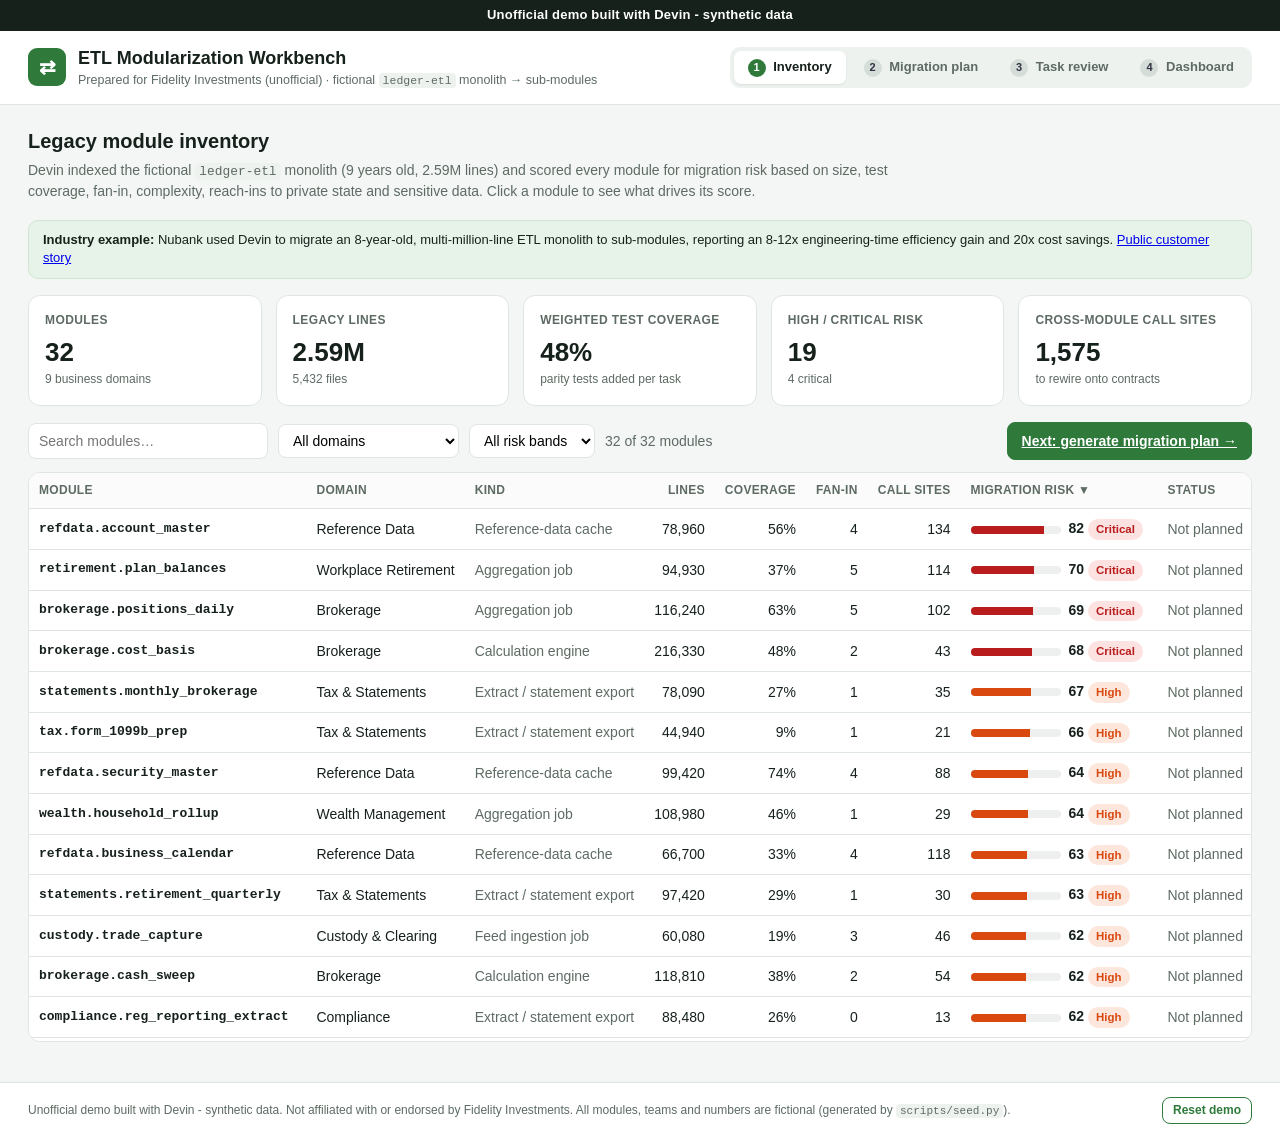
<file: standalone.html>
<!doctype html>
<html lang="en">
<head>
<meta charset="utf-8">
<meta name="viewport" content="width=device-width, initial-scale=1">
<title>ETL Modularization Workbench · Unofficial demo built with Devin - synthetic data</title>
<link rel="icon" href="data:image/svg+xml,%3Csvg xmlns=%22http://www.w3.org/2000/svg%22 viewBox=%220 0 32 32%22%3E%3Crect width=%2232%22 height=%2232%22 rx=%227%22 fill=%22%232f7a3b%22/%3E%3C/svg%3E">
<style>
:root{--bg:#f4f6f5;--panel:#fff;--ink:#16211b;--muted:#5d6b63;--line:#dfe5e1;--accent:#2f7a3b;--accent-2:#e7f3e8;--blue:#2563eb;--purple:#7c3aed;
--low:#2f7a3b;--med:#b7791f;--high:#d9480f;--crit:#b91c1c;--mono:ui-monospace,SFMono-Regular,Menlo,Consolas,monospace}
*{box-sizing:border-box}
body{margin:0;font:14px/1.45 -apple-system,BlinkMacSystemFont,"Segoe UI",Inter,Roboto,Helvetica,Arial,sans-serif;color:var(--ink);background:var(--bg)}
code{font-family:var(--mono);font-size:.92em;background:#eef2ef;padding:1px 4px;border-radius:4px}
.banner{position:sticky;top:0;z-index:50;background:#16211b;color:#fff;text-align:center;font-weight:600;font-size:13px;padding:6px 10px;letter-spacing:.2px}
.topbar{display:flex;align-items:center;justify-content:space-between;gap:16px;padding:14px 28px;background:var(--panel);border-bottom:1px solid var(--line);flex-wrap:wrap}
.brand{display:flex;gap:12px;align-items:center}
.logo{width:38px;height:38px;border-radius:9px;background:var(--accent);color:#fff;display:grid;place-items:center;font-size:20px;font-weight:700}
.title{font-size:18px;font-weight:700}
.subtitle{color:var(--muted);font-size:12.5px}
.tabs{display:flex;gap:4px;background:#eef2ef;padding:4px;border-radius:10px}
.tabs a{padding:7px 14px;border-radius:7px;color:var(--muted);text-decoration:none;font-weight:600;font-size:13px}
.tabs a span{display:inline-grid;place-items:center;width:18px;height:18px;border-radius:50%;background:#d5ddd8;color:#334;font-size:11px;margin-right:4px}
.tabs a.active{background:#fff;color:var(--ink);box-shadow:0 1px 2px rgba(0,0,0,.08)}
.tabs a.active span{background:var(--accent);color:#fff}
main{padding:22px 28px 40px;max-width:1440px;margin:0 auto}
.footer{display:flex;justify-content:space-between;align-items:center;gap:16px;padding:14px 28px;color:var(--muted);font-size:12px;border-top:1px solid var(--line);background:var(--panel)}
h2{margin:0 0 4px;font-size:20px}
h3{margin:0 0 10px;font-size:15px}
.lede{color:var(--muted);margin:0 0 18px;max-width:900px}
.grid{display:grid;gap:14px}
.kpis{grid-template-columns:repeat(auto-fit,minmax(170px,1fr));margin-bottom:16px}
.card{background:var(--panel);border:1px solid var(--line);border-radius:12px;padding:16px}
.kpi .label{color:var(--muted);font-size:12px;font-weight:600;text-transform:uppercase;letter-spacing:.4px}
.kpi .value{font-size:26px;font-weight:700;margin-top:4px}
.kpi .sub{color:var(--muted);font-size:12px}
.toolbar{display:flex;gap:10px;align-items:center;flex-wrap:wrap;margin-bottom:12px}
input[type=search],select{padding:7px 10px;border:1px solid var(--line);border-radius:8px;background:#fff;font:inherit}
input[type=search]{min-width:240px}
.btn{border:1px solid var(--accent);background:var(--accent);color:#fff;padding:8px 14px;border-radius:8px;font:inherit;font-weight:600;cursor:pointer}
.btn:hover{filter:brightness(1.08)}
.btn.ghost{background:#fff;color:var(--accent)}
.btn.small{padding:4px 10px;font-size:12px}
.btn:disabled{opacity:.45;cursor:not-allowed}
table{width:100%;border-collapse:collapse;background:#fff}
th,td{padding:9px 10px;border-bottom:1px solid var(--line);text-align:left;white-space:nowrap}
th{font-size:12px;color:var(--muted);text-transform:uppercase;letter-spacing:.3px;cursor:pointer;user-select:none;background:#fafbfa;position:sticky;top:0;z-index:1}
th.num,td.num{text-align:right}
tbody tr{cursor:pointer}
tbody tr:hover{background:#f3f8f4}
.mod{font-family:var(--mono);font-size:13px;font-weight:600}
.muted{color:var(--muted)}
.pill{display:inline-block;padding:2px 8px;border-radius:999px;font-size:11.5px;font-weight:700}
.b-Low{background:#e3f2e5;color:var(--low)}.b-Medium{background:#fdf1dc;color:var(--med)}.b-High{background:#fde7dc;color:var(--high)}.b-Critical{background:#fde2e2;color:var(--crit)}
.riskbar{display:inline-block;width:90px;height:8px;border-radius:4px;background:#edf0ee;vertical-align:middle;margin-right:8px;overflow:hidden}
.riskbar i{display:block;height:100%}
.tablewrap{border:1px solid var(--line);border-radius:12px;overflow:auto;max-height:calc(100vh - 330px);min-height:300px}
.drawer{position:fixed;top:30px;right:0;bottom:0;width:min(560px,96vw);background:#fff;border-left:1px solid var(--line);box-shadow:-10px 0 30px rgba(0,0,0,.08);z-index:40;overflow:auto;padding:22px}
.drawer .close{float:right}
.drivers .row{display:grid;grid-template-columns:140px 1fr 46px;gap:8px;align-items:center;margin:6px 0;font-size:13px}
.drivers .bar{height:8px;background:#edf0ee;border-radius:4px;overflow:hidden}.drivers .bar i{display:block;height:100%;background:var(--high)}
.chips{display:flex;gap:6px;flex-wrap:wrap}
.chip{font-family:var(--mono);font-size:12px;background:#eef2ef;border-radius:6px;padding:3px 7px;cursor:pointer}
.chip:hover{background:var(--accent-2)}
pre.code{font-family:var(--mono);font-size:12px;background:#0f1713;color:#d6e2da;padding:12px;border-radius:8px;overflow:auto;max-height:340px;margin:0}
.controls{display:flex;gap:18px;align-items:flex-end;flex-wrap:wrap}
.controls label{display:flex;flex-direction:column;gap:4px;font-size:12px;font-weight:600;color:var(--muted)}
.controls input[type=range]{width:170px}
.phases{display:grid;grid-auto-flow:column;grid-auto-columns:minmax(230px,1fr);gap:12px;overflow-x:auto;padding-bottom:6px}
.phase{background:#eef2ef;border-radius:12px;padding:10px}
.phase h4{margin:2px 4px 8px;font-size:13px;display:flex;justify-content:space-between}
.task{background:#fff;border:1px solid var(--line);border-radius:10px;padding:10px;margin-bottom:8px;cursor:pointer;transition:transform .08s}
.task:hover{transform:translateY(-1px);border-color:var(--accent)}
.task .tid{font-family:var(--mono);font-weight:700;font-size:12px;display:flex;justify-content:space-between;align-items:center}
.task ul{margin:6px 0 4px;padding-left:16px;font-family:var(--mono);font-size:11.5px}
.task .meta{font-size:11.5px;color:var(--muted)}
.status{font-size:11px;font-weight:700;padding:2px 7px;border-radius:6px;background:#eef2ef;color:var(--muted)}
.s-running{background:#e0eaff;color:var(--blue)}.s-testing{background:#efe5ff;color:var(--purple)}.s-review{background:#fdf1dc;color:var(--med)}.s-merged{background:#e3f2e5;color:var(--low)}.s-blocked{background:#f3f3f3;color:#888}
.empty{padding:50px;text-align:center;color:var(--muted)}
.split{display:grid;grid-template-columns:270px 1fr;gap:16px}
.tasklist{max-height:calc(100vh - 220px);overflow:auto}
.tasklist .item{padding:8px 10px;border-radius:8px;cursor:pointer;display:flex;justify-content:space-between;gap:6px;align-items:center;font-family:var(--mono);font-size:12px}
.tasklist .item:hover{background:#eef2ef}.tasklist .item.sel{background:var(--accent-2);outline:1px solid var(--accent)}
.diff{display:grid;grid-template-columns:1fr 1fr;border:1px solid var(--line);border-radius:10px;overflow:hidden;font-family:var(--mono);font-size:12px}
.diff .hdr{padding:8px 10px;background:#fafbfa;border-bottom:1px solid var(--line);font-weight:700;font-size:12px}
.diff .hdr.r{border-left:1px solid var(--line)}
.diff .pane{overflow:auto;max-height:520px}
.diff .rows{display:grid;grid-template-columns:minmax(0,1fr) minmax(0,1fr)}
.dl{display:grid;grid-template-columns:38px 1fr;min-height:18px}
.dl .n{color:#9aa6a0;text-align:right;padding-right:8px;user-select:none;border-right:1px solid var(--line)}
.dl .t{white-space:pre-wrap;word-break:break-all;padding-left:8px}
.dl.del{background:#fde8e8}.dl.del .t{color:#7f1d1d}
.dl.add{background:#e3f6e6}.dl.add .t{color:#14532d}
.dl.pad{background:#f6f7f6}
.dr{display:contents}
.rcell{border-left:1px solid var(--line)}
.tests .t{display:flex;justify-content:space-between;padding:6px 8px;border-bottom:1px solid var(--line);font-family:var(--mono);font-size:12px}
.tests .ok{color:var(--low);font-weight:700}.tests .pend{color:#999}
.subtabs{display:flex;gap:6px;margin:12px 0}
.subtabs button{border:1px solid var(--line);background:#fff;border-radius:7px;padding:5px 11px;font:inherit;font-size:12.5px;cursor:pointer}
.subtabs button.on{background:var(--ink);color:#fff;border-color:var(--ink)}
.log{font-size:12.5px}.log div{padding:4px 0;border-bottom:1px dashed var(--line)}.log b{font-family:var(--mono);font-weight:600;color:var(--muted);margin-right:8px}
.two{grid-template-columns:2fr 1fr}
.progress{height:10px;background:#edf0ee;border-radius:5px;overflow:hidden;display:flex}
.progress i{display:block;height:100%}
.board{grid-template-columns:repeat(5,1fr)}
.board .col{background:#eef2ef;border-radius:10px;padding:8px;min-height:120px;max-height:380px;overflow:auto}
.board .col h4{margin:2px 4px 8px;font-size:12px;text-transform:uppercase;color:var(--muted);display:flex;justify-content:space-between}
.board .task{padding:7px 8px}
.proof{background:var(--accent-2);border:1px solid #cfe5d2;border-radius:10px;padding:10px 14px;font-size:13px;margin-bottom:16px}
.legend{display:flex;gap:12px;font-size:12px;color:var(--muted)}.legend i{display:inline-block;width:10px;height:10px;border-radius:2px;margin-right:4px;vertical-align:-1px}
@media (max-width:900px){.split,.two,.board{grid-template-columns:1fr}.diff{grid-template-columns:1fr}}
</style>
</head>
<body>
<div class="banner" role="note">Unofficial demo built with Devin - synthetic data</div>
<header class="topbar">
  <div class="brand">
    <div class="logo">⇄</div>
    <div>
      <div class="title">ETL Modularization Workbench</div>
      <div class="subtitle">Prepared for Fidelity Investments (unofficial) · fictional <code>ledger-etl</code> monolith → sub-modules</div>
    </div>
  </div>
  <nav class="tabs" id="tabs">
    <a href="#/inventory" data-view="inventory"><span>1</span> Inventory</a>
    <a href="#/plan" data-view="plan"><span>2</span> Migration plan</a>
    <a href="#/task" data-view="task"><span>3</span> Task review</a>
    <a href="#/dashboard" data-view="dashboard"><span>4</span> Dashboard</a>
  </nav>
</header>
<main id="app"></main>
<div id="drawer" class="drawer" hidden></div>
<footer class="footer">
  <span>Unofficial demo built with Devin - synthetic data. Not affiliated with or endorsed by Fidelity Investments. All modules, teams and numbers are fictional (generated by <code>scripts/seed.py</code>).</span>
  <button class="btn ghost small" id="reset">Reset demo</button>
</footer>
<script>
// Generated by scripts/seed.py - do not edit.
window.SEED = {
 "meta": {
  "seed": 20261102,
  "generated_by": "scripts/seed.py",
  "label": "Unofficial demo built with Devin - synthetic data",
  "prepared_for": "Fidelity Investments (unofficial, not affiliated or endorsed)",
  "monolith": "ledger-etl",
  "monolith_age_years": 9,
  "total_loc": 2589190,
  "total_modules": 32,
  "golden_snapshots": [
   "2026-09-30",
   "2026-10-31"
  ],
  "proof_point": {
   "customer": "Nubank",
   "text": "Nubank used Devin to migrate an 8-year-old, multi-million-line ETL monolith to sub-modules, reporting an 8-12x engineering-time efficiency gain and 20x cost savings.",
   "source": "https://devin.ai/customers/nubank"
  }
 },
 "modules": [
  {
   "id": "refdata.security_master",
   "domain": "Reference Data",
   "archetype": "refdata",
   "kind": "Reference-data cache",
   "layer": 0,
   "owner": "Team Atlas",
   "language": "Python 3 (legacy, Python 2 era idioms)",
   "loc": 99420,
   "files": 230,
   "test_coverage": 74,
   "avg_complexity": 7.2,
   "fan_in": 4,
   "call_sites": 88,
   "private_reach_ins": 36,
   "touches_sensitive_data": false,
   "years_since_rewrite": 9,
   "upstream": [],
   "downstream": [
    "brokerage.order_fills_ingest",
    "custody.corporate_actions",
    "custody.trade_capture",
    "marketdata.eod_prices"
   ],
   "table": "ref_security",
   "submodule": "ledger-refdata-security-master",
   "code_before": "# ledger_etl/jobs/refdata/security_master.py  (legacy monolith)\nfrom ledger_etl.common.utils import *\nfrom ledger_etl.common import db\n\n_CACHE = {}          # read directly from 88 call sites\n\ndef refresh(as_of=None):\n    global _CACHE\n    rows = db.query(\"SELECT * FROM ref_security WHERE active_flag='Y'\")\n    _CACHE = dict((r[\"cusip\"], r) for r in rows)\n    log_info(\"loaded %d security rows\" % len(_CACHE))\n    return len(_CACHE)\n\ndef get(key):\n    if not _CACHE:\n        refresh()\n    return _CACHE.get(key)\n\ndef get_many(keys):\n    return [get(k) for k in keys]\n",
   "code_after": "# submodules/refdata_security_master/src/refdata_security_master/lookup.py\nfrom dataclasses import dataclass\nfrom datetime import date\nfrom typing import Iterable, Mapping, Optional\n\nfrom ledger_contracts.refdata import Security, SecurityLookup\nfrom ledger_platform.io import TableReader\nfrom ledger_platform.obs import get_logger\n\nlog = get_logger(__name__)\n\n@dataclass(frozen=True)\nclass SnapshotSecurityLookup(SecurityLookup):\n    \"\"\"Immutable, point-in-time view of ref_security.\"\"\"\n    rows: Mapping[str, Security]\n    as_of: date\n\n    @classmethod\n    def load(cls, reader: TableReader, as_of: date) -> \"SnapshotSecurityLookup\":\n        rows = {r.cusip: Security.from_row(r)\n                for r in reader.where(\"ref_security\", active_flag=\"Y\", as_of=as_of)}\n        log.info(\"loaded security snapshot\", count=len(rows), as_of=as_of)\n        return cls(rows=rows, as_of=as_of)\n\n    def get(self, key: str) -> Optional[Security]:\n        return self.rows.get(key)\n\n    def get_many(self, keys: Iterable[str]) -> list[Optional[Security]]:\n        return [self.rows.get(k) for k in keys]\n",
   "changes": [
    "Replaced module-level mutable `_CACHE` with an immutable point-in-time snapshot",
    "Published a typed `SecurityLookup` contract in `ledger_contracts.refdata`",
    "Rewired 88 monolith call sites to the contract via a compatibility shim",
    "Removed the hidden lazy refresh that made job order matter"
   ],
   "test_code": "# submodules/refdata_security_master/tests/test_parity.py\nimport pytest\nfrom ledger_testkit import golden, fakes\nfrom refdata_security_master import SnapshotSecurityLookup\n\n@pytest.mark.parametrize(\"snapshot\", golden.snapshots(\"refdata.security_master\"))\ndef test_parity_vs_legacy(snapshot):\n    \"\"\"New sub-module output must equal the legacy job's output row for row.\"\"\"\n    job = SnapshotSecurityLookup(**fakes.ports_from(snapshot))\n    new = job.load(snapshot.as_of)\n    assert golden.normalize(new) == golden.normalize(snapshot.legacy_output)\n\ndef test_no_cross_module_imports():\n    assert golden.imports_of(\"refdata_security_master\").isdisjoint(golden.MONOLITH_PRIVATE)\n",
   "tests": [
    {
     "name": "test_contract_matches_legacy_columns",
     "type": "contract",
     "ms": 568,
     "rows_compared": null
    },
    {
     "name": "test_snapshot_is_immutable",
     "type": "unit",
     "ms": 671,
     "rows_compared": null
    },
    {
     "name": "test_get_many_preserves_order_and_missing",
     "type": "unit",
     "ms": 518,
     "rows_compared": null
    },
    {
     "name": "test_parity_vs_legacy_cache[golden_2026-09-30]",
     "type": "parity",
     "ms": 8816,
     "rows_compared": 3579601
    },
    {
     "name": "test_no_imports_of_legacy_cache",
     "type": "boundary",
     "ms": 854,
     "rows_compared": null
    }
   ],
   "risk_score": 64,
   "risk_drivers": [
    {
     "factor": "Fan-in",
     "weight": 0.18,
     "value": 0.8,
     "contribution": 14.4,
     "detail": "4 downstream modules, 88 call sites"
    },
    {
     "factor": "Private reach-ins",
     "weight": 0.16,
     "value": 0.9,
     "contribution": 14.4,
     "detail": "36 imports of private state"
    },
    {
     "factor": "Size",
     "weight": 0.2,
     "value": 0.46,
     "contribution": 9.2,
     "detail": "99,420 lines"
    },
    {
     "factor": "Low test coverage",
     "weight": 0.22,
     "value": 0.26,
     "contribution": 5.7,
     "detail": "74% covered"
    },
    {
     "factor": "Complexity",
     "weight": 0.12,
     "value": 0.28,
     "contribution": 3.4,
     "detail": "avg cyclomatic 7.2"
    },
    {
     "factor": "Sensitive data",
     "weight": 0.12,
     "value": 0,
     "contribution": 0.0,
     "detail": "no sensitive fields"
    }
   ],
   "risk_band": "High",
   "devin_hours": 7.9,
   "manual_hours": 116,
   "review_hours": 2.1,
   "engineer_hours": 14.3
  },
  {
   "id": "refdata.account_master",
   "domain": "Reference Data",
   "archetype": "refdata",
   "kind": "Reference-data cache",
   "layer": 0,
   "owner": "Team Meridian",
   "language": "Python 3 (legacy, Python 2 era idioms)",
   "loc": 78960,
   "files": 150,
   "test_coverage": 56,
   "avg_complexity": 8.9,
   "fan_in": 4,
   "call_sites": 134,
   "private_reach_ins": 32,
   "touches_sensitive_data": true,
   "years_since_rewrite": 9,
   "upstream": [],
   "downstream": [
    "brokerage.cash_sweep",
    "brokerage.order_fills_ingest",
    "custody.trade_capture",
    "retirement.payroll_contrib_ingest"
   ],
   "table": "ref_account",
   "submodule": "ledger-refdata-account-master",
   "code_before": "# ledger_etl/jobs/refdata/account_master.py  (legacy monolith)\nfrom ledger_etl.common.utils import *\nfrom ledger_etl.common import db\n\n_CACHE = {}          # read directly from 134 call sites\n\ndef refresh(as_of=None):\n    global _CACHE\n    rows = db.query(\"SELECT * FROM ref_account WHERE active_flag='Y'\")\n    _CACHE = dict((r[\"account_id\"], r) for r in rows)\n    log_info(\"loaded %d account rows\" % len(_CACHE))\n    return len(_CACHE)\n\ndef get(key):\n    if not _CACHE:\n        refresh()\n    return _CACHE.get(key)\n\ndef get_many(keys):\n    return [get(k) for k in keys]\n",
   "code_after": "# submodules/refdata_account_master/src/refdata_account_master/lookup.py\nfrom dataclasses import dataclass\nfrom datetime import date\nfrom typing import Iterable, Mapping, Optional\n\nfrom ledger_contracts.refdata import Account, AccountLookup\nfrom ledger_platform.io import TableReader\nfrom ledger_platform.obs import get_logger\n\nlog = get_logger(__name__)\n\n@dataclass(frozen=True)\nclass SnapshotAccountLookup(AccountLookup):\n    \"\"\"Immutable, point-in-time view of ref_account.\"\"\"\n    rows: Mapping[str, Account]\n    as_of: date\n\n    @classmethod\n    def load(cls, reader: TableReader, as_of: date) -> \"SnapshotAccountLookup\":\n        rows = {r.account_id: Account.from_row(r)\n                for r in reader.where(\"ref_account\", active_flag=\"Y\", as_of=as_of)}\n        log.info(\"loaded account snapshot\", count=len(rows), as_of=as_of)\n        return cls(rows=rows, as_of=as_of)\n\n    def get(self, key: str) -> Optional[Account]:\n        return self.rows.get(key)\n\n    def get_many(self, keys: Iterable[str]) -> list[Optional[Account]]:\n        return [self.rows.get(k) for k in keys]\n",
   "changes": [
    "Replaced module-level mutable `_CACHE` with an immutable point-in-time snapshot",
    "Published a typed `AccountLookup` contract in `ledger_contracts.refdata`",
    "Rewired 134 monolith call sites to the contract via a compatibility shim",
    "Removed the hidden lazy refresh that made job order matter"
   ],
   "test_code": "# submodules/refdata_account_master/tests/test_parity.py\nimport pytest\nfrom ledger_testkit import golden, fakes\nfrom refdata_account_master import SnapshotAccountLookup\n\n@pytest.mark.parametrize(\"snapshot\", golden.snapshots(\"refdata.account_master\"))\ndef test_parity_vs_legacy(snapshot):\n    \"\"\"New sub-module output must equal the legacy job's output row for row.\"\"\"\n    job = SnapshotAccountLookup(**fakes.ports_from(snapshot))\n    new = job.load(snapshot.as_of)\n    assert golden.normalize(new) == golden.normalize(snapshot.legacy_output)\n\ndef test_no_cross_module_imports():\n    assert golden.imports_of(\"refdata_account_master\").isdisjoint(golden.MONOLITH_PRIVATE)\n",
   "tests": [
    {
     "name": "test_contract_matches_legacy_columns",
     "type": "contract",
     "ms": 646,
     "rows_compared": null
    },
    {
     "name": "test_snapshot_is_immutable",
     "type": "unit",
     "ms": 371,
     "rows_compared": null
    },
    {
     "name": "test_get_many_preserves_order_and_missing",
     "type": "unit",
     "ms": 861,
     "rows_compared": null
    },
    {
     "name": "test_parity_vs_legacy_cache[golden_2026-09-30]",
     "type": "parity",
     "ms": 9029,
     "rows_compared": 3891897
    },
    {
     "name": "test_no_imports_of_legacy_cache",
     "type": "boundary",
     "ms": 599,
     "rows_compared": null
    }
   ],
   "risk_score": 82,
   "risk_drivers": [
    {
     "factor": "Fan-in",
     "weight": 0.18,
     "value": 0.8,
     "contribution": 14.4,
     "detail": "4 downstream modules, 134 call sites"
    },
    {
     "factor": "Private reach-ins",
     "weight": 0.16,
     "value": 0.8,
     "contribution": 12.8,
     "detail": "32 imports of private state"
    },
    {
     "factor": "Sensitive data",
     "weight": 0.12,
     "value": 1,
     "contribution": 12.0,
     "detail": "handles synthetic tax-ID fields"
    },
    {
     "factor": "Low test coverage",
     "weight": 0.22,
     "value": 0.44,
     "contribution": 9.7,
     "detail": "56% covered"
    },
    {
     "factor": "Size",
     "weight": 0.2,
     "value": 0.365,
     "contribution": 7.3,
     "detail": "78,960 lines"
    },
    {
     "factor": "Complexity",
     "weight": 0.12,
     "value": 0.393,
     "contribution": 4.7,
     "detail": "avg cyclomatic 8.9"
    }
   ],
   "risk_band": "Critical",
   "devin_hours": 7.5,
   "manual_hours": 118,
   "review_hours": 2.5,
   "engineer_hours": 12.9
  },
  {
   "id": "refdata.business_calendar",
   "domain": "Reference Data",
   "archetype": "refdata",
   "kind": "Reference-data cache",
   "layer": 0,
   "owner": "Team Bramble",
   "language": "Python 3 (legacy, Python 2 era idioms)",
   "loc": 66700,
   "files": 173,
   "test_coverage": 33,
   "avg_complexity": 4.5,
   "fan_in": 4,
   "call_sites": 118,
   "private_reach_ins": 26,
   "touches_sensitive_data": false,
   "years_since_rewrite": 6,
   "upstream": [],
   "downstream": [
    "custody.settlement_recon",
    "marketdata.eod_prices",
    "marketdata.fx_rates",
    "retirement.payroll_contrib_ingest"
   ],
   "table": "ref_calendar",
   "submodule": "ledger-refdata-business-calendar",
   "code_before": "# ledger_etl/jobs/refdata/business_calendar.py  (legacy monolith)\nfrom ledger_etl.common.utils import *\nfrom ledger_etl.common import db\n\n_CACHE = {}          # read directly from 118 call sites\n\ndef refresh(as_of=None):\n    global _CACHE\n    rows = db.query(\"SELECT * FROM ref_calendar WHERE active_flag='Y'\")\n    _CACHE = dict((r[\"cal_date\"], r) for r in rows)\n    log_info(\"loaded %d calendar_day rows\" % len(_CACHE))\n    return len(_CACHE)\n\ndef get(key):\n    if not _CACHE:\n        refresh()\n    return _CACHE.get(key)\n\ndef get_many(keys):\n    return [get(k) for k in keys]\n",
   "code_after": "# submodules/refdata_business_calendar/src/refdata_business_calendar/lookup.py\nfrom dataclasses import dataclass\nfrom datetime import date\nfrom typing import Iterable, Mapping, Optional\n\nfrom ledger_contracts.refdata import CalendarDay, CalendarDayLookup\nfrom ledger_platform.io import TableReader\nfrom ledger_platform.obs import get_logger\n\nlog = get_logger(__name__)\n\n@dataclass(frozen=True)\nclass SnapshotCalendarDayLookup(CalendarDayLookup):\n    \"\"\"Immutable, point-in-time view of ref_calendar.\"\"\"\n    rows: Mapping[str, CalendarDay]\n    as_of: date\n\n    @classmethod\n    def load(cls, reader: TableReader, as_of: date) -> \"SnapshotCalendarDayLookup\":\n        rows = {r.cal_date: CalendarDay.from_row(r)\n                for r in reader.where(\"ref_calendar\", active_flag=\"Y\", as_of=as_of)}\n        log.info(\"loaded calendar_day snapshot\", count=len(rows), as_of=as_of)\n        return cls(rows=rows, as_of=as_of)\n\n    def get(self, key: str) -> Optional[CalendarDay]:\n        return self.rows.get(key)\n\n    def get_many(self, keys: Iterable[str]) -> list[Optional[CalendarDay]]:\n        return [self.rows.get(k) for k in keys]\n",
   "changes": [
    "Replaced module-level mutable `_CACHE` with an immutable point-in-time snapshot",
    "Published a typed `CalendarDayLookup` contract in `ledger_contracts.refdata`",
    "Rewired 118 monolith call sites to the contract via a compatibility shim",
    "Removed the hidden lazy refresh that made job order matter"
   ],
   "test_code": "# submodules/refdata_business_calendar/tests/test_parity.py\nimport pytest\nfrom ledger_testkit import golden, fakes\nfrom refdata_business_calendar import SnapshotCalendarDayLookup\n\n@pytest.mark.parametrize(\"snapshot\", golden.snapshots(\"refdata.business_calendar\"))\ndef test_parity_vs_legacy(snapshot):\n    \"\"\"New sub-module output must equal the legacy job's output row for row.\"\"\"\n    job = SnapshotCalendarDayLookup(**fakes.ports_from(snapshot))\n    new = job.load(snapshot.as_of)\n    assert golden.normalize(new) == golden.normalize(snapshot.legacy_output)\n\ndef test_no_cross_module_imports():\n    assert golden.imports_of(\"refdata_business_calendar\").isdisjoint(golden.MONOLITH_PRIVATE)\n",
   "tests": [
    {
     "name": "test_contract_matches_legacy_columns",
     "type": "contract",
     "ms": 620,
     "rows_compared": null
    },
    {
     "name": "test_snapshot_is_immutable",
     "type": "unit",
     "ms": 598,
     "rows_compared": null
    },
    {
     "name": "test_get_many_preserves_order_and_missing",
     "type": "unit",
     "ms": 111,
     "rows_compared": null
    },
    {
     "name": "test_parity_vs_legacy_cache[golden_2026-09-30]",
     "type": "parity",
     "ms": 16580,
     "rows_compared": 3194360
    },
    {
     "name": "test_no_imports_of_legacy_cache",
     "type": "boundary",
     "ms": 684,
     "rows_compared": null
    }
   ],
   "risk_score": 63,
   "risk_drivers": [
    {
     "factor": "Low test coverage",
     "weight": 0.22,
     "value": 0.67,
     "contribution": 14.7,
     "detail": "33% covered"
    },
    {
     "factor": "Fan-in",
     "weight": 0.18,
     "value": 0.8,
     "contribution": 14.4,
     "detail": "4 downstream modules, 118 call sites"
    },
    {
     "factor": "Private reach-ins",
     "weight": 0.16,
     "value": 0.65,
     "contribution": 10.4,
     "detail": "26 imports of private state"
    },
    {
     "factor": "Size",
     "weight": 0.2,
     "value": 0.308,
     "contribution": 6.2,
     "detail": "66,700 lines"
    },
    {
     "factor": "Complexity",
     "weight": 0.12,
     "value": 0.1,
     "contribution": 1.2,
     "detail": "avg cyclomatic 4.5"
    },
    {
     "factor": "Sensitive data",
     "weight": 0.12,
     "value": 0,
     "contribution": 0.0,
     "detail": "no sensitive fields"
    }
   ],
   "risk_band": "High",
   "devin_hours": 6.3,
   "manual_hours": 108,
   "review_hours": 2.1,
   "engineer_hours": 9.6
  },
  {
   "id": "refdata.fund_universe",
   "domain": "Reference Data",
   "archetype": "refdata",
   "kind": "Reference-data cache",
   "layer": 0,
   "owner": "Team Juniper",
   "language": "Python 3 (legacy, Python 2 era idioms)",
   "loc": 50860,
   "files": 100,
   "test_coverage": 57,
   "avg_complexity": 7.0,
   "fan_in": 1,
   "call_sites": 68,
   "private_reach_ins": 27,
   "touches_sensitive_data": false,
   "years_since_rewrite": 9,
   "upstream": [],
   "downstream": [
    "funds.share_class_map"
   ],
   "table": "ref_fund",
   "submodule": "ledger-refdata-fund-universe",
   "code_before": "# ledger_etl/jobs/refdata/fund_universe.py  (legacy monolith)\nfrom ledger_etl.common.utils import *\nfrom ledger_etl.common import db\n\n_CACHE = {}          # read directly from 68 call sites\n\ndef refresh(as_of=None):\n    global _CACHE\n    rows = db.query(\"SELECT * FROM ref_fund WHERE active_flag='Y'\")\n    _CACHE = dict((r[\"fund_id\"], r) for r in rows)\n    log_info(\"loaded %d fund rows\" % len(_CACHE))\n    return len(_CACHE)\n\ndef get(key):\n    if not _CACHE:\n        refresh()\n    return _CACHE.get(key)\n\ndef get_many(keys):\n    return [get(k) for k in keys]\n",
   "code_after": "# submodules/refdata_fund_universe/src/refdata_fund_universe/lookup.py\nfrom dataclasses import dataclass\nfrom datetime import date\nfrom typing import Iterable, Mapping, Optional\n\nfrom ledger_contracts.refdata import Fund, FundLookup\nfrom ledger_platform.io import TableReader\nfrom ledger_platform.obs import get_logger\n\nlog = get_logger(__name__)\n\n@dataclass(frozen=True)\nclass SnapshotFundLookup(FundLookup):\n    \"\"\"Immutable, point-in-time view of ref_fund.\"\"\"\n    rows: Mapping[str, Fund]\n    as_of: date\n\n    @classmethod\n    def load(cls, reader: TableReader, as_of: date) -> \"SnapshotFundLookup\":\n        rows = {r.fund_id: Fund.from_row(r)\n                for r in reader.where(\"ref_fund\", active_flag=\"Y\", as_of=as_of)}\n        log.info(\"loaded fund snapshot\", count=len(rows), as_of=as_of)\n        return cls(rows=rows, as_of=as_of)\n\n    def get(self, key: str) -> Optional[Fund]:\n        return self.rows.get(key)\n\n    def get_many(self, keys: Iterable[str]) -> list[Optional[Fund]]:\n        return [self.rows.get(k) for k in keys]\n",
   "changes": [
    "Replaced module-level mutable `_CACHE` with an immutable point-in-time snapshot",
    "Published a typed `FundLookup` contract in `ledger_contracts.refdata`",
    "Rewired 68 monolith call sites to the contract via a compatibility shim",
    "Removed the hidden lazy refresh that made job order matter"
   ],
   "test_code": "# submodules/refdata_fund_universe/tests/test_parity.py\nimport pytest\nfrom ledger_testkit import golden, fakes\nfrom refdata_fund_universe import SnapshotFundLookup\n\n@pytest.mark.parametrize(\"snapshot\", golden.snapshots(\"refdata.fund_universe\"))\ndef test_parity_vs_legacy(snapshot):\n    \"\"\"New sub-module output must equal the legacy job's output row for row.\"\"\"\n    job = SnapshotFundLookup(**fakes.ports_from(snapshot))\n    new = job.load(snapshot.as_of)\n    assert golden.normalize(new) == golden.normalize(snapshot.legacy_output)\n\ndef test_no_cross_module_imports():\n    assert golden.imports_of(\"refdata_fund_universe\").isdisjoint(golden.MONOLITH_PRIVATE)\n",
   "tests": [
    {
     "name": "test_contract_matches_legacy_columns",
     "type": "contract",
     "ms": 340,
     "rows_compared": null
    },
    {
     "name": "test_snapshot_is_immutable",
     "type": "unit",
     "ms": 616,
     "rows_compared": null
    },
    {
     "name": "test_get_many_preserves_order_and_missing",
     "type": "unit",
     "ms": 574,
     "rows_compared": null
    },
    {
     "name": "test_parity_vs_legacy_cache[golden_2026-09-30]",
     "type": "parity",
     "ms": 16797,
     "rows_compared": 1010919
    },
    {
     "name": "test_no_imports_of_legacy_cache",
     "type": "boundary",
     "ms": 848,
     "rows_compared": null
    }
   ],
   "risk_score": 43,
   "risk_drivers": [
    {
     "factor": "Private reach-ins",
     "weight": 0.16,
     "value": 0.675,
     "contribution": 10.8,
     "detail": "27 imports of private state"
    },
    {
     "factor": "Low test coverage",
     "weight": 0.22,
     "value": 0.43,
     "contribution": 9.5,
     "detail": "57% covered"
    },
    {
     "factor": "Size",
     "weight": 0.2,
     "value": 0.235,
     "contribution": 4.7,
     "detail": "50,860 lines"
    },
    {
     "factor": "Fan-in",
     "weight": 0.18,
     "value": 0.2,
     "contribution": 3.6,
     "detail": "1 downstream modules, 68 call sites"
    },
    {
     "factor": "Complexity",
     "weight": 0.12,
     "value": 0.267,
     "contribution": 3.2,
     "detail": "avg cyclomatic 7.0"
    },
    {
     "factor": "Sensitive data",
     "weight": 0.12,
     "value": 0,
     "contribution": 0.0,
     "detail": "no sensitive fields"
    }
   ],
   "risk_band": "Medium",
   "devin_hours": 4.9,
   "manual_hours": 72,
   "review_hours": 1.6,
   "engineer_hours": 6.1
  },
  {
   "id": "marketdata.eod_prices",
   "domain": "Market Data",
   "archetype": "ingest",
   "kind": "Feed ingestion job",
   "layer": 0,
   "owner": "Team Kestrel",
   "language": "Python 3 (legacy, Python 2 era idioms)",
   "loc": 34360,
   "files": 68,
   "test_coverage": 32,
   "avg_complexity": 4.8,
   "fan_in": 1,
   "call_sites": 24,
   "private_reach_ins": 6,
   "touches_sensitive_data": false,
   "years_since_rewrite": 8,
   "upstream": [
    "refdata.security_master",
    "refdata.business_calendar"
   ],
   "downstream": [
    "marketdata.price_normalize"
   ],
   "table": "md_eod_price",
   "submodule": "ledger-marketdata-eod-prices",
   "code_before": "# ledger_etl/jobs/marketdata/eod_prices.py  (legacy monolith)\nfrom ledger_etl.common.utils import *\nfrom ledger_etl.common import db, config\nfrom ledger_etl.jobs.refdata.security_master import _CACHE as UPSTREAM   # reach-in to private state\n\nCONFIG = config.load_global()\n\ndef run(as_of=None):\n    as_of = as_of or today_str()\n    path = CONFIG[\"feeds\"][\"eod_price_feed\"] % as_of\n    rows = read_fixed_width(path, LAYOUT_EOD_PRICE)\n    out = []\n    for r in rows:\n        if r[\"rec_type\"] == \"99\":            # trailer record\n            continue\n        ref = UPSTREAM.get(r[\"ref_key\"])\n        if ref is None:\n            log_warn(\"unknown ref %s\" % r[\"ref_key\"])\n            continue\n        r[\"asset_class\"] = ref[\"asset_class\"]\n        r[\"load_ts\"] = now()\n        out.append(r)\n    db.write(\"md_eod_price\", out, mode=\"append\")\n    db.execute(\"UPDATE etl_control SET last_run='%s' WHERE job='marketdata.eod_prices'\" % as_of)\n    return len(out)\n",
   "code_after": "# submodules/marketdata_eod_prices/src/marketdata_eod_prices/job.py\nfrom dataclasses import dataclass\nfrom datetime import date\n\nfrom ledger_contracts.refdata import SecurityLookup\nfrom ledger_platform.io import FeedReader, TableWriter, ControlStore\nfrom .schema import EodPriceRecord, LAYOUT\n\n@dataclass(frozen=True)\nclass EodPriceIngest:\n    feeds: FeedReader\n    refs: SecurityLookup\n    sink: TableWriter\n    control: ControlStore\n\n    def run(self, as_of: date) -> int:\n        records = []\n        for raw in self.feeds.read_fixed_width(\"eod_price_feed\", as_of, LAYOUT):\n            if raw.rec_type == \"99\":         # trailer record\n                continue\n            ref = self.refs.get(raw.ref_key)\n            if ref is None:\n                self.feeds.quarantine(raw, reason=\"unknown_ref\")\n                continue\n            records.append(EodPriceRecord.from_raw(raw, asset_class=ref.asset_class))\n        self.sink.append(\"md_eod_price\", records, partition=as_of)\n        self.control.mark_complete(\"marketdata.eod_prices\", as_of)\n        return len(records)\n",
   "changes": [
    "Injected the upstream lookup through its published contract instead of importing `_CACHE`",
    "Unknown references are quarantined for review instead of silently dropped",
    "Replaced string-formatted SQL on `etl_control` with `ControlStore.mark_complete`",
    "Added a typed `EodPriceRecord` schema generated from the legacy fixed-width layout"
   ],
   "test_code": "# submodules/marketdata_eod_prices/tests/test_parity.py\nimport pytest\nfrom ledger_testkit import golden, fakes\nfrom marketdata_eod_prices import EodPriceIngest\n\n@pytest.mark.parametrize(\"snapshot\", golden.snapshots(\"marketdata.eod_prices\"))\ndef test_parity_vs_legacy(snapshot):\n    \"\"\"New sub-module output must equal the legacy job's output row for row.\"\"\"\n    job = EodPriceIngest(**fakes.ports_from(snapshot))\n    new = job.run(snapshot.as_of)\n    assert golden.normalize(new) == golden.normalize(snapshot.legacy_output)\n\ndef test_no_cross_module_imports():\n    assert golden.imports_of(\"marketdata_eod_prices\").isdisjoint(golden.MONOLITH_PRIVATE)\n",
   "tests": [
    {
     "name": "test_layout_roundtrip_fixed_width",
     "type": "unit",
     "ms": 543,
     "rows_compared": null
    },
    {
     "name": "test_trailer_records_skipped",
     "type": "unit",
     "ms": 206,
     "rows_compared": null
    },
    {
     "name": "test_unknown_ref_is_quarantined",
     "type": "unit",
     "ms": 729,
     "rows_compared": null
    },
    {
     "name": "test_parity_vs_legacy_output[golden_2026-09-30]",
     "type": "parity",
     "ms": 13908,
     "rows_compared": 373489
    },
    {
     "name": "test_parity_vs_legacy_output[golden_2026-10-31]",
     "type": "parity",
     "ms": 13734,
     "rows_compared": 373489
    },
    {
     "name": "test_no_cross_module_imports",
     "type": "boundary",
     "ms": 580,
     "rows_compared": null
    }
   ],
   "risk_score": 35,
   "risk_drivers": [
    {
     "factor": "Low test coverage",
     "weight": 0.22,
     "value": 0.68,
     "contribution": 15.0,
     "detail": "32% covered"
    },
    {
     "factor": "Fan-in",
     "weight": 0.18,
     "value": 0.2,
     "contribution": 3.6,
     "detail": "1 downstream modules, 24 call sites"
    },
    {
     "factor": "Size",
     "weight": 0.2,
     "value": 0.159,
     "contribution": 3.2,
     "detail": "34,360 lines"
    },
    {
     "factor": "Private reach-ins",
     "weight": 0.16,
     "value": 0.15,
     "contribution": 2.4,
     "detail": "6 imports of private state"
    },
    {
     "factor": "Complexity",
     "weight": 0.12,
     "value": 0.12,
     "contribution": 1.4,
     "detail": "avg cyclomatic 4.8"
    },
    {
     "factor": "Sensitive data",
     "weight": 0.12,
     "value": 0,
     "contribution": 0.0,
     "detail": "no sensitive fields"
    }
   ],
   "risk_band": "Medium",
   "devin_hours": 3.9,
   "manual_hours": 45,
   "review_hours": 1.4,
   "engineer_hours": 4.6
  },
  {
   "id": "marketdata.fx_rates",
   "domain": "Market Data",
   "archetype": "ingest",
   "kind": "Feed ingestion job",
   "layer": 0,
   "owner": "Team Lantern",
   "language": "Python 3 (legacy, Python 2 era idioms)",
   "loc": 79800,
   "files": 161,
   "test_coverage": 28,
   "avg_complexity": 6.2,
   "fan_in": 1,
   "call_sites": 24,
   "private_reach_ins": 8,
   "touches_sensitive_data": false,
   "years_since_rewrite": 6,
   "upstream": [
    "refdata.business_calendar"
   ],
   "downstream": [
    "marketdata.price_normalize"
   ],
   "table": "md_fx_rate",
   "submodule": "ledger-marketdata-fx-rates",
   "code_before": "# ledger_etl/jobs/marketdata/fx_rates.py  (legacy monolith)\nfrom ledger_etl.common.utils import *\nfrom ledger_etl.common import db, config\nfrom ledger_etl.jobs.refdata.business_calendar import _CACHE as UPSTREAM   # reach-in to private state\n\nCONFIG = config.load_global()\n\ndef run(as_of=None):\n    as_of = as_of or today_str()\n    path = CONFIG[\"feeds\"][\"fx_rate_feed\"] % as_of\n    rows = read_fixed_width(path, LAYOUT_FX_RATE)\n    out = []\n    for r in rows:\n        if r[\"rec_type\"] == \"99\":            # trailer record\n            continue\n        ref = UPSTREAM.get(r[\"ref_key\"])\n        if ref is None:\n            log_warn(\"unknown ref %s\" % r[\"ref_key\"])\n            continue\n        r[\"asset_class\"] = ref[\"asset_class\"]\n        r[\"load_ts\"] = now()\n        out.append(r)\n    db.write(\"md_fx_rate\", out, mode=\"append\")\n    db.execute(\"UPDATE etl_control SET last_run='%s' WHERE job='marketdata.fx_rates'\" % as_of)\n    return len(out)\n",
   "code_after": "# submodules/marketdata_fx_rates/src/marketdata_fx_rates/job.py\nfrom dataclasses import dataclass\nfrom datetime import date\n\nfrom ledger_contracts.refdata import CalendarDayLookup\nfrom ledger_platform.io import FeedReader, TableWriter, ControlStore\nfrom .schema import FxRateRecord, LAYOUT\n\n@dataclass(frozen=True)\nclass FxRateIngest:\n    feeds: FeedReader\n    refs: CalendarDayLookup\n    sink: TableWriter\n    control: ControlStore\n\n    def run(self, as_of: date) -> int:\n        records = []\n        for raw in self.feeds.read_fixed_width(\"fx_rate_feed\", as_of, LAYOUT):\n            if raw.rec_type == \"99\":         # trailer record\n                continue\n            ref = self.refs.get(raw.ref_key)\n            if ref is None:\n                self.feeds.quarantine(raw, reason=\"unknown_ref\")\n                continue\n            records.append(FxRateRecord.from_raw(raw, asset_class=ref.asset_class))\n        self.sink.append(\"md_fx_rate\", records, partition=as_of)\n        self.control.mark_complete(\"marketdata.fx_rates\", as_of)\n        return len(records)\n",
   "changes": [
    "Injected the upstream lookup through its published contract instead of importing `_CACHE`",
    "Unknown references are quarantined for review instead of silently dropped",
    "Replaced string-formatted SQL on `etl_control` with `ControlStore.mark_complete`",
    "Added a typed `FxRateRecord` schema generated from the legacy fixed-width layout"
   ],
   "test_code": "# submodules/marketdata_fx_rates/tests/test_parity.py\nimport pytest\nfrom ledger_testkit import golden, fakes\nfrom marketdata_fx_rates import FxRateIngest\n\n@pytest.mark.parametrize(\"snapshot\", golden.snapshots(\"marketdata.fx_rates\"))\ndef test_parity_vs_legacy(snapshot):\n    \"\"\"New sub-module output must equal the legacy job's output row for row.\"\"\"\n    job = FxRateIngest(**fakes.ports_from(snapshot))\n    new = job.run(snapshot.as_of)\n    assert golden.normalize(new) == golden.normalize(snapshot.legacy_output)\n\ndef test_no_cross_module_imports():\n    assert golden.imports_of(\"marketdata_fx_rates\").isdisjoint(golden.MONOLITH_PRIVATE)\n",
   "tests": [
    {
     "name": "test_layout_roundtrip_fixed_width",
     "type": "unit",
     "ms": 311,
     "rows_compared": null
    },
    {
     "name": "test_trailer_records_skipped",
     "type": "unit",
     "ms": 43,
     "rows_compared": null
    },
    {
     "name": "test_unknown_ref_is_quarantined",
     "type": "unit",
     "ms": 314,
     "rows_compared": null
    },
    {
     "name": "test_parity_vs_legacy_output[golden_2026-09-30]",
     "type": "parity",
     "ms": 12351,
     "rows_compared": 2468201
    },
    {
     "name": "test_parity_vs_legacy_output[golden_2026-10-31]",
     "type": "parity",
     "ms": 5563,
     "rows_compared": 2468201
    },
    {
     "name": "test_no_cross_module_imports",
     "type": "boundary",
     "ms": 206,
     "rows_compared": null
    }
   ],
   "risk_score": 44,
   "risk_drivers": [
    {
     "factor": "Low test coverage",
     "weight": 0.22,
     "value": 0.72,
     "contribution": 15.8,
     "detail": "28% covered"
    },
    {
     "factor": "Size",
     "weight": 0.2,
     "value": 0.369,
     "contribution": 7.4,
     "detail": "79,800 lines"
    },
    {
     "factor": "Fan-in",
     "weight": 0.18,
     "value": 0.2,
     "contribution": 3.6,
     "detail": "1 downstream modules, 24 call sites"
    },
    {
     "factor": "Private reach-ins",
     "weight": 0.16,
     "value": 0.2,
     "contribution": 3.2,
     "detail": "8 imports of private state"
    },
    {
     "factor": "Complexity",
     "weight": 0.12,
     "value": 0.213,
     "contribution": 2.6,
     "detail": "avg cyclomatic 6.2"
    },
    {
     "factor": "Sensitive data",
     "weight": 0.12,
     "value": 0,
     "contribution": 0.0,
     "detail": "no sensitive fields"
    }
   ],
   "risk_band": "Medium",
   "devin_hours": 6.3,
   "manual_hours": 83,
   "review_hours": 1.6,
   "engineer_hours": 7.1
  },
  {
   "id": "marketdata.price_normalize",
   "domain": "Market Data",
   "archetype": "rollup",
   "kind": "Aggregation job",
   "layer": 1,
   "owner": "Team Halyard",
   "language": "Python 3 (legacy, Python 2 era idioms)",
   "loc": 67820,
   "files": 171,
   "test_coverage": 57,
   "avg_complexity": 5.9,
   "fan_in": 3,
   "call_sites": 82,
   "private_reach_ins": 18,
   "touches_sensitive_data": false,
   "years_since_rewrite": 9,
   "upstream": [
    "marketdata.eod_prices",
    "marketdata.fx_rates"
   ],
   "downstream": [
    "brokerage.positions_daily",
    "funds.nav_calc",
    "retirement.plan_balances"
   ],
   "table": "md_price_norm",
   "submodule": "ledger-marketdata-price-normalize",
   "code_before": "# ledger_etl/jobs/marketdata/price_normalize.py  (legacy monolith)\nfrom ledger_etl.common.utils import *\nfrom ledger_etl.common import db\nfrom ledger_etl.jobs.marketdata.eod_prices import TABLE as UPSTREAM_TABLE\nimport ledger_etl.jobs.marketdata.eod_prices as px\n\ndef run(as_of=None):\n    as_of = as_of or today_str()\n    rows = db.query(\"SELECT * FROM %s WHERE as_of='%s'\" % (UPSTREAM_TABLE, as_of))\n    prices = px.PRICE_CACHE      # populated as a side effect of an earlier job\n    agg = {}\n    for r in rows:\n        key = (r[\"account_id\"], r[\"currency\"])\n        p = prices.get(r[\"security_id\"], 0)      # missing price -> silently 0\n        a = agg.setdefault(key, {\"qty\": 0, \"mv\": 0.0})\n        a[\"qty\"] += r[\"quantity\"]\n        a[\"mv\"] += r[\"quantity\"] * p\n    out = [dict(account_id=k[0], currency=k[1], **v) for k, v in agg.items()]\n    db.write(\"md_price_norm\", out, mode=\"overwrite\")\n    return out\n",
   "code_after": "# submodules/marketdata_price_normalize/src/marketdata_price_normalize/rollup.py\nfrom collections import defaultdict\nfrom dataclasses import dataclass\nfrom datetime import date\nfrom decimal import Decimal\n\nfrom ledger_contracts.marketdata import EodPriceSource\nfrom ledger_contracts.marketdata import PriceSource\nfrom ledger_platform.io import TableWriter\nfrom .schema import NormalizedPriceRow, MissingPrice\n\n@dataclass(frozen=True)\nclass NormalizedPriceRollup:\n    upstream: EodPriceSource\n    prices: PriceSource\n    sink: TableWriter\n\n    def run(self, as_of: date) -> list[NormalizedPriceRow]:\n        qty: dict[tuple, Decimal] = defaultdict(Decimal)\n        mv: dict[tuple, Decimal] = defaultdict(Decimal)\n        price_book = self.prices.close_for(as_of)\n        for r in self.upstream.for_date(as_of):\n            if r.security_id not in price_book:\n                raise MissingPrice(r.security_id, as_of)\n            key = (r.account_id, r.currency)\n            qty[key] += r.quantity\n            mv[key] += r.quantity * price_book[r.security_id]\n        out = [NormalizedPriceRow(account_id=a, currency=g, qty=qty[(a, g)], mv=mv[(a, g)])\n               for (a, g) in sorted(qty)]\n        self.sink.overwrite(\"md_price_norm\", out, partition=as_of)\n        return out\n",
   "changes": [
    "Prices come from an explicit `PriceSource` contract, not a cache filled by job ordering",
    "Missing prices now fail loudly (`MissingPrice`) instead of valuing positions at 0",
    "Market value uses `Decimal`; output is sorted and partitioned for deterministic diffs",
    "Upstream rows read through `EodPriceSource` rather than a shared table name constant"
   ],
   "test_code": "# submodules/marketdata_price_normalize/tests/test_parity.py\nimport pytest\nfrom ledger_testkit import golden, fakes\nfrom marketdata_price_normalize import NormalizedPriceRollup\n\n@pytest.mark.parametrize(\"snapshot\", golden.snapshots(\"marketdata.price_normalize\"))\ndef test_parity_vs_legacy(snapshot):\n    \"\"\"New sub-module output must equal the legacy job's output row for row.\"\"\"\n    job = NormalizedPriceRollup(**fakes.ports_from(snapshot))\n    new = job.run(snapshot.as_of)\n    assert golden.normalize(new) == golden.normalize(snapshot.legacy_output)\n\ndef test_no_cross_module_imports():\n    assert golden.imports_of(\"marketdata_price_normalize\").isdisjoint(golden.MONOLITH_PRIVATE)\n",
   "tests": [
    {
     "name": "test_rollup_sums_by_account_and_key",
     "type": "unit",
     "ms": 146,
     "rows_compared": null
    },
    {
     "name": "test_missing_price_raises",
     "type": "unit",
     "ms": 662,
     "rows_compared": null
    },
    {
     "name": "test_decimal_market_value",
     "type": "unit",
     "ms": 182,
     "rows_compared": null
    },
    {
     "name": "test_parity_vs_legacy_output[golden_2026-09-30]",
     "type": "parity",
     "ms": 9828,
     "rows_compared": 951033
    },
    {
     "name": "test_output_sorted_and_partitioned",
     "type": "unit",
     "ms": 226,
     "rows_compared": null
    },
    {
     "name": "test_no_cross_module_imports",
     "type": "boundary",
     "ms": 220,
     "rows_compared": null
    }
   ],
   "risk_score": 49,
   "risk_drivers": [
    {
     "factor": "Fan-in",
     "weight": 0.18,
     "value": 0.6,
     "contribution": 10.8,
     "detail": "3 downstream modules, 82 call sites"
    },
    {
     "factor": "Low test coverage",
     "weight": 0.22,
     "value": 0.43,
     "contribution": 9.5,
     "detail": "57% covered"
    },
    {
     "factor": "Private reach-ins",
     "weight": 0.16,
     "value": 0.45,
     "contribution": 7.2,
     "detail": "18 imports of private state"
    },
    {
     "factor": "Size",
     "weight": 0.2,
     "value": 0.314,
     "contribution": 6.3,
     "detail": "67,820 lines"
    },
    {
     "factor": "Complexity",
     "weight": 0.12,
     "value": 0.193,
     "contribution": 2.3,
     "detail": "avg cyclomatic 5.9"
    },
    {
     "factor": "Sensitive data",
     "weight": 0.12,
     "value": 0,
     "contribution": 0.0,
     "detail": "no sensitive fields"
    }
   ],
   "risk_band": "Medium",
   "devin_hours": 5.9,
   "manual_hours": 96,
   "review_hours": 1.7,
   "engineer_hours": 8.3
  },
  {
   "id": "custody.trade_capture",
   "domain": "Custody & Clearing",
   "archetype": "ingest",
   "kind": "Feed ingestion job",
   "layer": 1,
   "owner": "Team Sextant",
   "language": "Python 3 (legacy, Python 2 era idioms)",
   "loc": 60080,
   "files": 125,
   "test_coverage": 19,
   "avg_complexity": 8.5,
   "fan_in": 3,
   "call_sites": 46,
   "private_reach_ins": 18,
   "touches_sensitive_data": false,
   "years_since_rewrite": 3,
   "upstream": [
    "refdata.security_master",
    "refdata.account_master"
   ],
   "downstream": [
    "compliance.surveillance_feed",
    "compliance.wash_sale_flags",
    "custody.settlement_recon"
   ],
   "table": "cst_trade",
   "submodule": "ledger-custody-trade-capture",
   "code_before": "# ledger_etl/jobs/custody/trade_capture.py  (legacy monolith)\nfrom ledger_etl.common.utils import *\nfrom ledger_etl.common import db, config\nfrom ledger_etl.jobs.refdata.security_master import _CACHE as UPSTREAM   # reach-in to private state\n\nCONFIG = config.load_global()\n\ndef run(as_of=None):\n    as_of = as_of or today_str()\n    path = CONFIG[\"feeds\"][\"trade_feed\"] % as_of\n    rows = read_fixed_width(path, LAYOUT_TRADE)\n    out = []\n    for r in rows:\n        if r[\"rec_type\"] == \"99\":            # trailer record\n            continue\n        ref = UPSTREAM.get(r[\"ref_key\"])\n        if ref is None:\n            log_warn(\"unknown ref %s\" % r[\"ref_key\"])\n            continue\n        r[\"asset_class\"] = ref[\"asset_class\"]\n        r[\"load_ts\"] = now()\n        out.append(r)\n    db.write(\"cst_trade\", out, mode=\"append\")\n    db.execute(\"UPDATE etl_control SET last_run='%s' WHERE job='custody.trade_capture'\" % as_of)\n    return len(out)\n",
   "code_after": "# submodules/custody_trade_capture/src/custody_trade_capture/job.py\nfrom dataclasses import dataclass\nfrom datetime import date\n\nfrom ledger_contracts.refdata import SecurityLookup\nfrom ledger_platform.io import FeedReader, TableWriter, ControlStore\nfrom .schema import TradeRecord, LAYOUT\n\n@dataclass(frozen=True)\nclass TradeIngest:\n    feeds: FeedReader\n    refs: SecurityLookup\n    sink: TableWriter\n    control: ControlStore\n\n    def run(self, as_of: date) -> int:\n        records = []\n        for raw in self.feeds.read_fixed_width(\"trade_feed\", as_of, LAYOUT):\n            if raw.rec_type == \"99\":         # trailer record\n                continue\n            ref = self.refs.get(raw.ref_key)\n            if ref is None:\n                self.feeds.quarantine(raw, reason=\"unknown_ref\")\n                continue\n            records.append(TradeRecord.from_raw(raw, asset_class=ref.asset_class))\n        self.sink.append(\"cst_trade\", records, partition=as_of)\n        self.control.mark_complete(\"custody.trade_capture\", as_of)\n        return len(records)\n",
   "changes": [
    "Injected the upstream lookup through its published contract instead of importing `_CACHE`",
    "Unknown references are quarantined for review instead of silently dropped",
    "Replaced string-formatted SQL on `etl_control` with `ControlStore.mark_complete`",
    "Added a typed `TradeRecord` schema generated from the legacy fixed-width layout"
   ],
   "test_code": "# submodules/custody_trade_capture/tests/test_parity.py\nimport pytest\nfrom ledger_testkit import golden, fakes\nfrom custody_trade_capture import TradeIngest\n\n@pytest.mark.parametrize(\"snapshot\", golden.snapshots(\"custody.trade_capture\"))\ndef test_parity_vs_legacy(snapshot):\n    \"\"\"New sub-module output must equal the legacy job's output row for row.\"\"\"\n    job = TradeIngest(**fakes.ports_from(snapshot))\n    new = job.run(snapshot.as_of)\n    assert golden.normalize(new) == golden.normalize(snapshot.legacy_output)\n\ndef test_no_cross_module_imports():\n    assert golden.imports_of(\"custody_trade_capture\").isdisjoint(golden.MONOLITH_PRIVATE)\n",
   "tests": [
    {
     "name": "test_layout_roundtrip_fixed_width",
     "type": "unit",
     "ms": 380,
     "rows_compared": null
    },
    {
     "name": "test_trailer_records_skipped",
     "type": "unit",
     "ms": 736,
     "rows_compared": null
    },
    {
     "name": "test_unknown_ref_is_quarantined",
     "type": "unit",
     "ms": 173,
     "rows_compared": null
    },
    {
     "name": "test_parity_vs_legacy_output[golden_2026-09-30]",
     "type": "parity",
     "ms": 12154,
     "rows_compared": 3300665
    },
    {
     "name": "test_parity_vs_legacy_output[golden_2026-10-31]",
     "type": "parity",
     "ms": 16095,
     "rows_compared": 3300665
    },
    {
     "name": "test_no_cross_module_imports",
     "type": "boundary",
     "ms": 581,
     "rows_compared": null
    }
   ],
   "risk_score": 62,
   "risk_drivers": [
    {
     "factor": "Low test coverage",
     "weight": 0.22,
     "value": 0.81,
     "contribution": 17.8,
     "detail": "19% covered"
    },
    {
     "factor": "Fan-in",
     "weight": 0.18,
     "value": 0.6,
     "contribution": 10.8,
     "detail": "3 downstream modules, 46 call sites"
    },
    {
     "factor": "Private reach-ins",
     "weight": 0.16,
     "value": 0.45,
     "contribution": 7.2,
     "detail": "18 imports of private state"
    },
    {
     "factor": "Size",
     "weight": 0.2,
     "value": 0.278,
     "contribution": 5.6,
     "detail": "60,080 lines"
    },
    {
     "factor": "Complexity",
     "weight": 0.12,
     "value": 0.367,
     "contribution": 4.4,
     "detail": "avg cyclomatic 8.5"
    },
    {
     "factor": "Sensitive data",
     "weight": 0.12,
     "value": 0,
     "contribution": 0.0,
     "detail": "no sensitive fields"
    }
   ],
   "risk_band": "High",
   "devin_hours": 6.0,
   "manual_hours": 85,
   "review_hours": 2.0,
   "engineer_hours": 7.8
  },
  {
   "id": "custody.corporate_actions",
   "domain": "Custody & Clearing",
   "archetype": "ingest",
   "kind": "Feed ingestion job",
   "layer": 1,
   "owner": "Team Atlas",
   "language": "Python 3 (legacy, Python 2 era idioms)",
   "loc": 50850,
   "files": 103,
   "test_coverage": 32,
   "avg_complexity": 8.1,
   "fan_in": 2,
   "call_sites": 54,
   "private_reach_ins": 15,
   "touches_sensitive_data": false,
   "years_since_rewrite": 6,
   "upstream": [
    "refdata.security_master"
   ],
   "downstream": [
    "brokerage.cost_basis",
    "brokerage.positions_daily"
   ],
   "table": "cst_corp_action",
   "submodule": "ledger-custody-corporate-actions",
   "code_before": "# ledger_etl/jobs/custody/corporate_actions.py  (legacy monolith)\nfrom ledger_etl.common.utils import *\nfrom ledger_etl.common import db, config\nfrom ledger_etl.jobs.refdata.security_master import _CACHE as UPSTREAM   # reach-in to private state\n\nCONFIG = config.load_global()\n\ndef run(as_of=None):\n    as_of = as_of or today_str()\n    path = CONFIG[\"feeds\"][\"corp_action_feed\"] % as_of\n    rows = read_fixed_width(path, LAYOUT_CORP_ACTION)\n    out = []\n    for r in rows:\n        if r[\"rec_type\"] == \"99\":            # trailer record\n            continue\n        ref = UPSTREAM.get(r[\"ref_key\"])\n        if ref is None:\n            log_warn(\"unknown ref %s\" % r[\"ref_key\"])\n            continue\n        r[\"asset_class\"] = ref[\"asset_class\"]\n        r[\"load_ts\"] = now()\n        out.append(r)\n    db.write(\"cst_corp_action\", out, mode=\"append\")\n    db.execute(\"UPDATE etl_control SET last_run='%s' WHERE job='custody.corporate_actions'\" % as_of)\n    return len(out)\n",
   "code_after": "# submodules/custody_corporate_actions/src/custody_corporate_actions/job.py\nfrom dataclasses import dataclass\nfrom datetime import date\n\nfrom ledger_contracts.refdata import SecurityLookup\nfrom ledger_platform.io import FeedReader, TableWriter, ControlStore\nfrom .schema import CorpActionRecord, LAYOUT\n\n@dataclass(frozen=True)\nclass CorpActionIngest:\n    feeds: FeedReader\n    refs: SecurityLookup\n    sink: TableWriter\n    control: ControlStore\n\n    def run(self, as_of: date) -> int:\n        records = []\n        for raw in self.feeds.read_fixed_width(\"corp_action_feed\", as_of, LAYOUT):\n            if raw.rec_type == \"99\":         # trailer record\n                continue\n            ref = self.refs.get(raw.ref_key)\n            if ref is None:\n                self.feeds.quarantine(raw, reason=\"unknown_ref\")\n                continue\n            records.append(CorpActionRecord.from_raw(raw, asset_class=ref.asset_class))\n        self.sink.append(\"cst_corp_action\", records, partition=as_of)\n        self.control.mark_complete(\"custody.corporate_actions\", as_of)\n        return len(records)\n",
   "changes": [
    "Injected the upstream lookup through its published contract instead of importing `_CACHE`",
    "Unknown references are quarantined for review instead of silently dropped",
    "Replaced string-formatted SQL on `etl_control` with `ControlStore.mark_complete`",
    "Added a typed `CorpActionRecord` schema generated from the legacy fixed-width layout"
   ],
   "test_code": "# submodules/custody_corporate_actions/tests/test_parity.py\nimport pytest\nfrom ledger_testkit import golden, fakes\nfrom custody_corporate_actions import CorpActionIngest\n\n@pytest.mark.parametrize(\"snapshot\", golden.snapshots(\"custody.corporate_actions\"))\ndef test_parity_vs_legacy(snapshot):\n    \"\"\"New sub-module output must equal the legacy job's output row for row.\"\"\"\n    job = CorpActionIngest(**fakes.ports_from(snapshot))\n    new = job.run(snapshot.as_of)\n    assert golden.normalize(new) == golden.normalize(snapshot.legacy_output)\n\ndef test_no_cross_module_imports():\n    assert golden.imports_of(\"custody_corporate_actions\").isdisjoint(golden.MONOLITH_PRIVATE)\n",
   "tests": [
    {
     "name": "test_layout_roundtrip_fixed_width",
     "type": "unit",
     "ms": 781,
     "rows_compared": null
    },
    {
     "name": "test_trailer_records_skipped",
     "type": "unit",
     "ms": 557,
     "rows_compared": null
    },
    {
     "name": "test_unknown_ref_is_quarantined",
     "type": "unit",
     "ms": 89,
     "rows_compared": null
    },
    {
     "name": "test_parity_vs_legacy_output[golden_2026-09-30]",
     "type": "parity",
     "ms": 11096,
     "rows_compared": 491469
    },
    {
     "name": "test_parity_vs_legacy_output[golden_2026-10-31]",
     "type": "parity",
     "ms": 15622,
     "rows_compared": 491469
    },
    {
     "name": "test_no_cross_module_imports",
     "type": "boundary",
     "ms": 104,
     "rows_compared": null
    }
   ],
   "risk_score": 50,
   "risk_drivers": [
    {
     "factor": "Low test coverage",
     "weight": 0.22,
     "value": 0.68,
     "contribution": 15.0,
     "detail": "32% covered"
    },
    {
     "factor": "Fan-in",
     "weight": 0.18,
     "value": 0.4,
     "contribution": 7.2,
     "detail": "2 downstream modules, 54 call sites"
    },
    {
     "factor": "Private reach-ins",
     "weight": 0.16,
     "value": 0.375,
     "contribution": 6.0,
     "detail": "15 imports of private state"
    },
    {
     "factor": "Size",
     "weight": 0.2,
     "value": 0.235,
     "contribution": 4.7,
     "detail": "50,850 lines"
    },
    {
     "factor": "Complexity",
     "weight": 0.12,
     "value": 0.34,
     "contribution": 4.1,
     "detail": "avg cyclomatic 8.1"
    },
    {
     "factor": "Sensitive data",
     "weight": 0.12,
     "value": 0,
     "contribution": 0.0,
     "detail": "no sensitive fields"
    }
   ],
   "risk_band": "Medium",
   "devin_hours": 5.2,
   "manual_hours": 68,
   "review_hours": 1.8,
   "engineer_hours": 6.9
  },
  {
   "id": "brokerage.order_fills_ingest",
   "domain": "Brokerage",
   "archetype": "ingest",
   "kind": "Feed ingestion job",
   "layer": 1,
   "owner": "Team Meridian",
   "language": "Python 3 (legacy, Python 2 era idioms)",
   "loc": 43260,
   "files": 94,
   "test_coverage": 34,
   "avg_complexity": 4.7,
   "fan_in": 3,
   "call_sites": 85,
   "private_reach_ins": 14,
   "touches_sensitive_data": false,
   "years_since_rewrite": 5,
   "upstream": [
    "refdata.security_master",
    "refdata.account_master"
   ],
   "downstream": [
    "brokerage.cash_sweep",
    "brokerage.positions_daily",
    "compliance.surveillance_feed"
   ],
   "table": "brk_order_fill",
   "submodule": "ledger-brokerage-order-fills-ingest",
   "code_before": "# ledger_etl/jobs/brokerage/order_fills_ingest.py  (legacy monolith)\nfrom ledger_etl.common.utils import *\nfrom ledger_etl.common import db, config\nfrom ledger_etl.jobs.refdata.security_master import _CACHE as UPSTREAM   # reach-in to private state\n\nCONFIG = config.load_global()\n\ndef run(as_of=None):\n    as_of = as_of or today_str()\n    path = CONFIG[\"feeds\"][\"order_fill_feed\"] % as_of\n    rows = read_fixed_width(path, LAYOUT_ORDER_FILL)\n    out = []\n    for r in rows:\n        if r[\"rec_type\"] == \"99\":            # trailer record\n            continue\n        ref = UPSTREAM.get(r[\"ref_key\"])\n        if ref is None:\n            log_warn(\"unknown ref %s\" % r[\"ref_key\"])\n            continue\n        r[\"asset_class\"] = ref[\"asset_class\"]\n        r[\"load_ts\"] = now()\n        out.append(r)\n    db.write(\"brk_order_fill\", out, mode=\"append\")\n    db.execute(\"UPDATE etl_control SET last_run='%s' WHERE job='brokerage.order_fills_ingest'\" % as_of)\n    return len(out)\n",
   "code_after": "# submodules/brokerage_order_fills_ingest/src/brokerage_order_fills_ingest/job.py\nfrom dataclasses import dataclass\nfrom datetime import date\n\nfrom ledger_contracts.refdata import SecurityLookup\nfrom ledger_platform.io import FeedReader, TableWriter, ControlStore\nfrom .schema import OrderFillRecord, LAYOUT\n\n@dataclass(frozen=True)\nclass OrderFillIngest:\n    feeds: FeedReader\n    refs: SecurityLookup\n    sink: TableWriter\n    control: ControlStore\n\n    def run(self, as_of: date) -> int:\n        records = []\n        for raw in self.feeds.read_fixed_width(\"order_fill_feed\", as_of, LAYOUT):\n            if raw.rec_type == \"99\":         # trailer record\n                continue\n            ref = self.refs.get(raw.ref_key)\n            if ref is None:\n                self.feeds.quarantine(raw, reason=\"unknown_ref\")\n                continue\n            records.append(OrderFillRecord.from_raw(raw, asset_class=ref.asset_class))\n        self.sink.append(\"brk_order_fill\", records, partition=as_of)\n        self.control.mark_complete(\"brokerage.order_fills_ingest\", as_of)\n        return len(records)\n",
   "changes": [
    "Injected the upstream lookup through its published contract instead of importing `_CACHE`",
    "Unknown references are quarantined for review instead of silently dropped",
    "Replaced string-formatted SQL on `etl_control` with `ControlStore.mark_complete`",
    "Added a typed `OrderFillRecord` schema generated from the legacy fixed-width layout"
   ],
   "test_code": "# submodules/brokerage_order_fills_ingest/tests/test_parity.py\nimport pytest\nfrom ledger_testkit import golden, fakes\nfrom brokerage_order_fills_ingest import OrderFillIngest\n\n@pytest.mark.parametrize(\"snapshot\", golden.snapshots(\"brokerage.order_fills_ingest\"))\ndef test_parity_vs_legacy(snapshot):\n    \"\"\"New sub-module output must equal the legacy job's output row for row.\"\"\"\n    job = OrderFillIngest(**fakes.ports_from(snapshot))\n    new = job.run(snapshot.as_of)\n    assert golden.normalize(new) == golden.normalize(snapshot.legacy_output)\n\ndef test_no_cross_module_imports():\n    assert golden.imports_of(\"brokerage_order_fills_ingest\").isdisjoint(golden.MONOLITH_PRIVATE)\n",
   "tests": [
    {
     "name": "test_layout_roundtrip_fixed_width",
     "type": "unit",
     "ms": 167,
     "rows_compared": null
    },
    {
     "name": "test_trailer_records_skipped",
     "type": "unit",
     "ms": 431,
     "rows_compared": null
    },
    {
     "name": "test_unknown_ref_is_quarantined",
     "type": "unit",
     "ms": 682,
     "rows_compared": null
    },
    {
     "name": "test_parity_vs_legacy_output[golden_2026-09-30]",
     "type": "parity",
     "ms": 14913,
     "rows_compared": 3387416
    },
    {
     "name": "test_parity_vs_legacy_output[golden_2026-10-31]",
     "type": "parity",
     "ms": 9898,
     "rows_compared": 3387416
    },
    {
     "name": "test_no_cross_module_imports",
     "type": "boundary",
     "ms": 64,
     "rows_compared": null
    }
   ],
   "risk_score": 49,
   "risk_drivers": [
    {
     "factor": "Low test coverage",
     "weight": 0.22,
     "value": 0.66,
     "contribution": 14.5,
     "detail": "34% covered"
    },
    {
     "factor": "Fan-in",
     "weight": 0.18,
     "value": 0.6,
     "contribution": 10.8,
     "detail": "3 downstream modules, 85 call sites"
    },
    {
     "factor": "Private reach-ins",
     "weight": 0.16,
     "value": 0.35,
     "contribution": 5.6,
     "detail": "14 imports of private state"
    },
    {
     "factor": "Size",
     "weight": 0.2,
     "value": 0.2,
     "contribution": 4.0,
     "detail": "43,260 lines"
    },
    {
     "factor": "Complexity",
     "weight": 0.12,
     "value": 0.113,
     "contribution": 1.4,
     "detail": "avg cyclomatic 4.7"
    },
    {
     "factor": "Sensitive data",
     "weight": 0.12,
     "value": 0,
     "contribution": 0.0,
     "detail": "no sensitive fields"
    }
   ],
   "risk_band": "Medium",
   "devin_hours": 4.8,
   "manual_hours": 90,
   "review_hours": 1.7,
   "engineer_hours": 7.8
  },
  {
   "id": "retirement.payroll_contrib_ingest",
   "domain": "Workplace Retirement",
   "archetype": "ingest",
   "kind": "Feed ingestion job",
   "layer": 1,
   "owner": "Team Bramble",
   "language": "Python 3 (legacy, Python 2 era idioms)",
   "loc": 37630,
   "files": 71,
   "test_coverage": 57,
   "avg_complexity": 4.6,
   "fan_in": 2,
   "call_sites": 49,
   "private_reach_ins": 13,
   "touches_sensitive_data": true,
   "years_since_rewrite": 8,
   "upstream": [
    "refdata.account_master",
    "refdata.business_calendar"
   ],
   "downstream": [
    "retirement.contrib_recon",
    "retirement.plan_balances"
   ],
   "table": "ret_contribution",
   "submodule": "ledger-retirement-payroll-contrib-ingest",
   "code_before": "# ledger_etl/jobs/retirement/payroll_contrib_ingest.py  (legacy monolith)\nfrom ledger_etl.common.utils import *\nfrom ledger_etl.common import db, config\nfrom ledger_etl.jobs.refdata.account_master import _CACHE as UPSTREAM   # reach-in to private state\n\nCONFIG = config.load_global()\n\ndef run(as_of=None):\n    as_of = as_of or today_str()\n    path = CONFIG[\"feeds\"][\"contribution_feed\"] % as_of\n    rows = read_fixed_width(path, LAYOUT_CONTRIBUTION)\n    out = []\n    for r in rows:\n        if r[\"rec_type\"] == \"99\":            # trailer record\n            continue\n        ref = UPSTREAM.get(r[\"ref_key\"])\n        if ref is None:\n            log_warn(\"unknown ref %s\" % r[\"ref_key\"])\n            continue\n        r[\"asset_class\"] = ref[\"asset_class\"]\n        r[\"load_ts\"] = now()\n        out.append(r)\n    db.write(\"ret_contribution\", out, mode=\"append\")\n    db.execute(\"UPDATE etl_control SET last_run='%s' WHERE job='retirement.payroll_contrib_ingest'\" % as_of)\n    return len(out)\n",
   "code_after": "# submodules/retirement_payroll_contrib_ingest/src/retirement_payroll_contrib_ingest/job.py\nfrom dataclasses import dataclass\nfrom datetime import date\n\nfrom ledger_contracts.refdata import AccountLookup\nfrom ledger_platform.io import FeedReader, TableWriter, ControlStore\nfrom .schema import ContributionRecord, LAYOUT\n\n@dataclass(frozen=True)\nclass ContributionIngest:\n    feeds: FeedReader\n    refs: AccountLookup\n    sink: TableWriter\n    control: ControlStore\n\n    def run(self, as_of: date) -> int:\n        records = []\n        for raw in self.feeds.read_fixed_width(\"contribution_feed\", as_of, LAYOUT):\n            if raw.rec_type == \"99\":         # trailer record\n                continue\n            ref = self.refs.get(raw.ref_key)\n            if ref is None:\n                self.feeds.quarantine(raw, reason=\"unknown_ref\")\n                continue\n            records.append(ContributionRecord.from_raw(raw, asset_class=ref.asset_class))\n        self.sink.append(\"ret_contribution\", records, partition=as_of)\n        self.control.mark_complete(\"retirement.payroll_contrib_ingest\", as_of)\n        return len(records)\n",
   "changes": [
    "Injected the upstream lookup through its published contract instead of importing `_CACHE`",
    "Unknown references are quarantined for review instead of silently dropped",
    "Replaced string-formatted SQL on `etl_control` with `ControlStore.mark_complete`",
    "Added a typed `ContributionRecord` schema generated from the legacy fixed-width layout"
   ],
   "test_code": "# submodules/retirement_payroll_contrib_ingest/tests/test_parity.py\nimport pytest\nfrom ledger_testkit import golden, fakes\nfrom retirement_payroll_contrib_ingest import ContributionIngest\n\n@pytest.mark.parametrize(\"snapshot\", golden.snapshots(\"retirement.payroll_contrib_ingest\"))\ndef test_parity_vs_legacy(snapshot):\n    \"\"\"New sub-module output must equal the legacy job's output row for row.\"\"\"\n    job = ContributionIngest(**fakes.ports_from(snapshot))\n    new = job.run(snapshot.as_of)\n    assert golden.normalize(new) == golden.normalize(snapshot.legacy_output)\n\ndef test_no_cross_module_imports():\n    assert golden.imports_of(\"retirement_payroll_contrib_ingest\").isdisjoint(golden.MONOLITH_PRIVATE)\n",
   "tests": [
    {
     "name": "test_layout_roundtrip_fixed_width",
     "type": "unit",
     "ms": 403,
     "rows_compared": null
    },
    {
     "name": "test_trailer_records_skipped",
     "type": "unit",
     "ms": 886,
     "rows_compared": null
    },
    {
     "name": "test_unknown_ref_is_quarantined",
     "type": "unit",
     "ms": 315,
     "rows_compared": null
    },
    {
     "name": "test_parity_vs_legacy_output[golden_2026-09-30]",
     "type": "parity",
     "ms": 15085,
     "rows_compared": 3936586
    },
    {
     "name": "test_parity_vs_legacy_output[golden_2026-10-31]",
     "type": "parity",
     "ms": 9310,
     "rows_compared": 3936586
    },
    {
     "name": "test_no_cross_module_imports",
     "type": "boundary",
     "ms": 753,
     "rows_compared": null
    }
   ],
   "risk_score": 52,
   "risk_drivers": [
    {
     "factor": "Sensitive data",
     "weight": 0.12,
     "value": 1,
     "contribution": 12.0,
     "detail": "handles synthetic tax-ID fields"
    },
    {
     "factor": "Low test coverage",
     "weight": 0.22,
     "value": 0.43,
     "contribution": 9.5,
     "detail": "57% covered"
    },
    {
     "factor": "Fan-in",
     "weight": 0.18,
     "value": 0.4,
     "contribution": 7.2,
     "detail": "2 downstream modules, 49 call sites"
    },
    {
     "factor": "Private reach-ins",
     "weight": 0.16,
     "value": 0.325,
     "contribution": 5.2,
     "detail": "13 imports of private state"
    },
    {
     "factor": "Size",
     "weight": 0.2,
     "value": 0.174,
     "contribution": 3.5,
     "detail": "37,630 lines"
    },
    {
     "factor": "Complexity",
     "weight": 0.12,
     "value": 0.107,
     "contribution": 1.3,
     "detail": "avg cyclomatic 4.6"
    }
   ],
   "risk_band": "High",
   "devin_hours": 4.6,
   "manual_hours": 59,
   "review_hours": 1.8,
   "engineer_hours": 5.0
  },
  {
   "id": "funds.share_class_map",
   "domain": "Asset Management",
   "archetype": "refdata",
   "kind": "Reference-data cache",
   "layer": 1,
   "owner": "Team Juniper",
   "language": "Python 3 (legacy, Python 2 era idioms)",
   "loc": 54980,
   "files": 95,
   "test_coverage": 81,
   "avg_complexity": 7.8,
   "fan_in": 1,
   "call_sites": 84,
   "private_reach_ins": 25,
   "touches_sensitive_data": false,
   "years_since_rewrite": 5,
   "upstream": [
    "refdata.fund_universe"
   ],
   "downstream": [
    "funds.nav_calc"
   ],
   "table": "fnd_share_class",
   "submodule": "ledger-funds-share-class-map",
   "code_before": "# ledger_etl/jobs/funds/share_class_map.py  (legacy monolith)\nfrom ledger_etl.common.utils import *\nfrom ledger_etl.common import db\n\n_CACHE = {}          # read directly from 84 call sites\n\ndef refresh(as_of=None):\n    global _CACHE\n    rows = db.query(\"SELECT * FROM fnd_share_class WHERE active_flag='Y'\")\n    _CACHE = dict((r[\"share_class_id\"], r) for r in rows)\n    log_info(\"loaded %d share_class rows\" % len(_CACHE))\n    return len(_CACHE)\n\ndef get(key):\n    if not _CACHE:\n        refresh()\n    return _CACHE.get(key)\n\ndef get_many(keys):\n    return [get(k) for k in keys]\n",
   "code_after": "# submodules/funds_share_class_map/src/funds_share_class_map/lookup.py\nfrom dataclasses import dataclass\nfrom datetime import date\nfrom typing import Iterable, Mapping, Optional\n\nfrom ledger_contracts.refdata import ShareClass, ShareClassLookup\nfrom ledger_platform.io import TableReader\nfrom ledger_platform.obs import get_logger\n\nlog = get_logger(__name__)\n\n@dataclass(frozen=True)\nclass SnapshotShareClassLookup(ShareClassLookup):\n    \"\"\"Immutable, point-in-time view of fnd_share_class.\"\"\"\n    rows: Mapping[str, ShareClass]\n    as_of: date\n\n    @classmethod\n    def load(cls, reader: TableReader, as_of: date) -> \"SnapshotShareClassLookup\":\n        rows = {r.share_class_id: ShareClass.from_row(r)\n                for r in reader.where(\"fnd_share_class\", active_flag=\"Y\", as_of=as_of)}\n        log.info(\"loaded share_class snapshot\", count=len(rows), as_of=as_of)\n        return cls(rows=rows, as_of=as_of)\n\n    def get(self, key: str) -> Optional[ShareClass]:\n        return self.rows.get(key)\n\n    def get_many(self, keys: Iterable[str]) -> list[Optional[ShareClass]]:\n        return [self.rows.get(k) for k in keys]\n",
   "changes": [
    "Replaced module-level mutable `_CACHE` with an immutable point-in-time snapshot",
    "Published a typed `ShareClassLookup` contract in `ledger_contracts.refdata`",
    "Rewired 84 monolith call sites to the contract via a compatibility shim",
    "Removed the hidden lazy refresh that made job order matter"
   ],
   "test_code": "# submodules/funds_share_class_map/tests/test_parity.py\nimport pytest\nfrom ledger_testkit import golden, fakes\nfrom funds_share_class_map import SnapshotShareClassLookup\n\n@pytest.mark.parametrize(\"snapshot\", golden.snapshots(\"funds.share_class_map\"))\ndef test_parity_vs_legacy(snapshot):\n    \"\"\"New sub-module output must equal the legacy job's output row for row.\"\"\"\n    job = SnapshotShareClassLookup(**fakes.ports_from(snapshot))\n    new = job.load(snapshot.as_of)\n    assert golden.normalize(new) == golden.normalize(snapshot.legacy_output)\n\ndef test_no_cross_module_imports():\n    assert golden.imports_of(\"funds_share_class_map\").isdisjoint(golden.MONOLITH_PRIVATE)\n",
   "tests": [
    {
     "name": "test_contract_matches_legacy_columns",
     "type": "contract",
     "ms": 245,
     "rows_compared": null
    },
    {
     "name": "test_snapshot_is_immutable",
     "type": "unit",
     "ms": 639,
     "rows_compared": null
    },
    {
     "name": "test_get_many_preserves_order_and_missing",
     "type": "unit",
     "ms": 745,
     "rows_compared": null
    },
    {
     "name": "test_parity_vs_legacy_cache[golden_2026-09-30]",
     "type": "parity",
     "ms": 15739,
     "rows_compared": 1921632
    },
    {
     "name": "test_no_imports_of_legacy_cache",
     "type": "boundary",
     "ms": 569,
     "rows_compared": null
    }
   ],
   "risk_score": 36,
   "risk_drivers": [
    {
     "factor": "Private reach-ins",
     "weight": 0.16,
     "value": 0.625,
     "contribution": 10.0,
     "detail": "25 imports of private state"
    },
    {
     "factor": "Size",
     "weight": 0.2,
     "value": 0.254,
     "contribution": 5.1,
     "detail": "54,980 lines"
    },
    {
     "factor": "Low test coverage",
     "weight": 0.22,
     "value": 0.19,
     "contribution": 4.2,
     "detail": "81% covered"
    },
    {
     "factor": "Complexity",
     "weight": 0.12,
     "value": 0.32,
     "contribution": 3.8,
     "detail": "avg cyclomatic 7.8"
    },
    {
     "factor": "Fan-in",
     "weight": 0.18,
     "value": 0.2,
     "contribution": 3.6,
     "detail": "1 downstream modules, 84 call sites"
    },
    {
     "factor": "Sensitive data",
     "weight": 0.12,
     "value": 0,
     "contribution": 0.0,
     "detail": "no sensitive fields"
    }
   ],
   "risk_band": "Medium",
   "devin_hours": 4.9,
   "manual_hours": 79,
   "review_hours": 1.4,
   "engineer_hours": 6.8
  },
  {
   "id": "custody.settlement_recon",
   "domain": "Custody & Clearing",
   "archetype": "recon",
   "kind": "Reconciliation job",
   "layer": 2,
   "owner": "Team Kestrel",
   "language": "Python 3 (legacy, Python 2 era idioms)",
   "loc": 88520,
   "files": 163,
   "test_coverage": 29,
   "avg_complexity": 6.8,
   "fan_in": 0,
   "call_sites": 6,
   "private_reach_ins": 4,
   "touches_sensitive_data": false,
   "years_since_rewrite": 5,
   "upstream": [
    "custody.trade_capture",
    "refdata.business_calendar"
   ],
   "downstream": [],
   "table": "cst_settle_break",
   "submodule": "ledger-custody-settlement-recon",
   "code_before": "# ledger_etl/jobs/custody/settlement_recon.py  (legacy monolith)\nfrom ledger_etl.common.utils import *\nfrom ledger_etl.common import db\nfrom ledger_etl.jobs.custody.trade_capture import load_today   # calls into another job\n\nTOLERANCE = 0.01\n\ndef run(as_of=None):\n    as_of = as_of or today_str()\n    ours = load_today(as_of)\n    theirs = db.query(\"SELECT * FROM ext_cst_settle_break WHERE as_of='%s'\" % as_of)\n    idx = dict((t[\"ref_id\"], t) for t in theirs)\n    breaks = []\n    for o in ours:\n        t = idx.pop(o[\"ref_id\"], None)\n        if t is None:\n            breaks.append(dict(o, reason=\"MISSING_EXTERNAL\"))\n        elif abs(float(o[\"amount\"]) - float(t[\"amount\"])) > TOLERANCE:\n            breaks.append(dict(o, reason=\"AMOUNT_MISMATCH\", ext=t[\"amount\"]))\n    for t in idx.values():\n        breaks.append(dict(t, reason=\"MISSING_INTERNAL\"))\n    db.write(\"cst_settle_break\", breaks, mode=\"overwrite\")\n    if len(breaks) > 500:\n        send_email(\"ops-dl\", \"recon breaks: %d\" % len(breaks))\n    return breaks\n",
   "code_after": "# submodules/custody_settlement_recon/src/custody_settlement_recon/recon.py\nfrom dataclasses import dataclass\nfrom datetime import date\nfrom decimal import Decimal\n\nfrom ledger_contracts.custody import TradeSource\nfrom ledger_platform.io import TableReader, TableWriter, Alerts\nfrom .schema import Break\n\nTOLERANCE = Decimal(\"0.01\")\n\n@dataclass(frozen=True)\nclass SettlementRecon:\n    internal: TradeSource\n    external: TableReader\n    sink: TableWriter\n    alerts: Alerts\n    alert_threshold: int = 500\n\n    def run(self, as_of: date) -> list[Break]:\n        ours = {r.ref_id: r for r in self.internal.for_date(as_of)}\n        theirs = {r.ref_id: r for r in self.external.where(\"ext_cst_settle_break\", as_of=as_of)}\n        breaks = [Break.missing_external(r) for k, r in ours.items() if k not in theirs]\n        breaks += [\n            Break.amount_mismatch(ours[k], theirs[k])\n            for k in ours.keys() & theirs.keys()\n            if abs(ours[k].amount - theirs[k].amount) > TOLERANCE\n        ]\n        breaks += [Break.missing_internal(r) for k, r in theirs.items() if k not in ours]\n        self.sink.overwrite(\"cst_settle_break\", breaks, partition=as_of)\n        if len(breaks) > self.alert_threshold:\n            self.alerts.notify(\"custody.settlement_recon\", f\"{len(breaks)} reconciliation breaks\")\n        return breaks\n",
   "changes": [
    "Switched money comparison from `float` to `Decimal` (removes rounding false positives)",
    "Replaced direct `load_today` import with the upstream `TradeSource` contract",
    "Parameterised the external query; alerting goes through the platform `Alerts` port",
    "Break output is now partitioned by `as_of`, so re-runs are idempotent"
   ],
   "test_code": "# submodules/custody_settlement_recon/tests/test_parity.py\nimport pytest\nfrom ledger_testkit import golden, fakes\nfrom custody_settlement_recon import SettlementRecon\n\n@pytest.mark.parametrize(\"snapshot\", golden.snapshots(\"custody.settlement_recon\"))\ndef test_parity_vs_legacy(snapshot):\n    \"\"\"New sub-module output must equal the legacy job's output row for row.\"\"\"\n    job = SettlementRecon(**fakes.ports_from(snapshot))\n    new = job.run(snapshot.as_of)\n    assert golden.normalize(new) == golden.normalize(snapshot.legacy_output)\n\ndef test_no_cross_module_imports():\n    assert golden.imports_of(\"custody_settlement_recon\").isdisjoint(golden.MONOLITH_PRIVATE)\n",
   "tests": [
    {
     "name": "test_decimal_tolerance_edge_cases",
     "type": "unit",
     "ms": 776,
     "rows_compared": null
    },
    {
     "name": "test_missing_internal_and_external",
     "type": "unit",
     "ms": 716,
     "rows_compared": null
    },
    {
     "name": "test_alert_threshold",
     "type": "unit",
     "ms": 716,
     "rows_compared": null
    },
    {
     "name": "test_parity_vs_legacy_breaks[golden_2026-09-30]",
     "type": "parity",
     "ms": 9048,
     "rows_compared": 2087519
    },
    {
     "name": "test_rerun_is_idempotent",
     "type": "unit",
     "ms": 140,
     "rows_compared": null
    },
    {
     "name": "test_no_cross_module_imports",
     "type": "boundary",
     "ms": 518,
     "rows_compared": null
    }
   ],
   "risk_score": 38,
   "risk_drivers": [
    {
     "factor": "Low test coverage",
     "weight": 0.22,
     "value": 0.71,
     "contribution": 15.6,
     "detail": "29% covered"
    },
    {
     "factor": "Size",
     "weight": 0.2,
     "value": 0.409,
     "contribution": 8.2,
     "detail": "88,520 lines"
    },
    {
     "factor": "Complexity",
     "weight": 0.12,
     "value": 0.253,
     "contribution": 3.0,
     "detail": "avg cyclomatic 6.8"
    },
    {
     "factor": "Private reach-ins",
     "weight": 0.16,
     "value": 0.1,
     "contribution": 1.6,
     "detail": "4 imports of private state"
    },
    {
     "factor": "Fan-in",
     "weight": 0.18,
     "value": 0.0,
     "contribution": 0.0,
     "detail": "0 downstream modules, 6 call sites"
    },
    {
     "factor": "Sensitive data",
     "weight": 0.12,
     "value": 0,
     "contribution": 0.0,
     "detail": "no sensitive fields"
    }
   ],
   "risk_band": "Medium",
   "devin_hours": 6.5,
   "manual_hours": 75,
   "review_hours": 1.4,
   "engineer_hours": 7.7
  },
  {
   "id": "brokerage.positions_daily",
   "domain": "Brokerage",
   "archetype": "rollup",
   "kind": "Aggregation job",
   "layer": 2,
   "owner": "Team Lantern",
   "language": "Python 3 (legacy, Python 2 era idioms)",
   "loc": 116240,
   "files": 233,
   "test_coverage": 63,
   "avg_complexity": 9.9,
   "fan_in": 5,
   "call_sites": 102,
   "private_reach_ins": 22,
   "touches_sensitive_data": false,
   "years_since_rewrite": 5,
   "upstream": [
    "brokerage.order_fills_ingest",
    "marketdata.price_normalize",
    "custody.corporate_actions"
   ],
   "downstream": [
    "brokerage.cost_basis",
    "brokerage.margin_exposure",
    "compliance.wash_sale_flags",
    "statements.monthly_brokerage",
    "wealth.household_rollup"
   ],
   "table": "brk_position_daily",
   "submodule": "ledger-brokerage-positions-daily",
   "code_before": "# ledger_etl/jobs/brokerage/positions_daily.py  (legacy monolith)\nfrom ledger_etl.common.utils import *\nfrom ledger_etl.common import db\nfrom ledger_etl.jobs.brokerage.order_fills_ingest import TABLE as UPSTREAM_TABLE\nimport ledger_etl.jobs.marketdata.eod_prices as px\n\ndef run(as_of=None):\n    as_of = as_of or today_str()\n    rows = db.query(\"SELECT * FROM %s WHERE as_of='%s'\" % (UPSTREAM_TABLE, as_of))\n    prices = px.PRICE_CACHE      # populated as a side effect of an earlier job\n    agg = {}\n    for r in rows:\n        key = (r[\"account_id\"], r[\"security_id\"])\n        p = prices.get(r[\"security_id\"], 0)      # missing price -> silently 0\n        a = agg.setdefault(key, {\"qty\": 0, \"mv\": 0.0})\n        a[\"qty\"] += r[\"quantity\"]\n        a[\"mv\"] += r[\"quantity\"] * p\n    out = [dict(account_id=k[0], security_id=k[1], **v) for k, v in agg.items()]\n    db.write(\"brk_position_daily\", out, mode=\"overwrite\")\n    return out\n",
   "code_after": "# submodules/brokerage_positions_daily/src/brokerage_positions_daily/rollup.py\nfrom collections import defaultdict\nfrom dataclasses import dataclass\nfrom datetime import date\nfrom decimal import Decimal\n\nfrom ledger_contracts.brokerage import OrderFillSource\nfrom ledger_contracts.marketdata import PriceSource\nfrom ledger_platform.io import TableWriter\nfrom .schema import PositionRow, MissingPrice\n\n@dataclass(frozen=True)\nclass PositionRollup:\n    upstream: OrderFillSource\n    prices: PriceSource\n    sink: TableWriter\n\n    def run(self, as_of: date) -> list[PositionRow]:\n        qty: dict[tuple, Decimal] = defaultdict(Decimal)\n        mv: dict[tuple, Decimal] = defaultdict(Decimal)\n        price_book = self.prices.close_for(as_of)\n        for r in self.upstream.for_date(as_of):\n            if r.security_id not in price_book:\n                raise MissingPrice(r.security_id, as_of)\n            key = (r.account_id, r.security_id)\n            qty[key] += r.quantity\n            mv[key] += r.quantity * price_book[r.security_id]\n        out = [PositionRow(account_id=a, security_id=g, qty=qty[(a, g)], mv=mv[(a, g)])\n               for (a, g) in sorted(qty)]\n        self.sink.overwrite(\"brk_position_daily\", out, partition=as_of)\n        return out\n",
   "changes": [
    "Prices come from an explicit `PriceSource` contract, not a cache filled by job ordering",
    "Missing prices now fail loudly (`MissingPrice`) instead of valuing positions at 0",
    "Market value uses `Decimal`; output is sorted and partitioned for deterministic diffs",
    "Upstream rows read through `OrderFillSource` rather than a shared table name constant"
   ],
   "test_code": "# submodules/brokerage_positions_daily/tests/test_parity.py\nimport pytest\nfrom ledger_testkit import golden, fakes\nfrom brokerage_positions_daily import PositionRollup\n\n@pytest.mark.parametrize(\"snapshot\", golden.snapshots(\"brokerage.positions_daily\"))\ndef test_parity_vs_legacy(snapshot):\n    \"\"\"New sub-module output must equal the legacy job's output row for row.\"\"\"\n    job = PositionRollup(**fakes.ports_from(snapshot))\n    new = job.run(snapshot.as_of)\n    assert golden.normalize(new) == golden.normalize(snapshot.legacy_output)\n\ndef test_no_cross_module_imports():\n    assert golden.imports_of(\"brokerage_positions_daily\").isdisjoint(golden.MONOLITH_PRIVATE)\n",
   "tests": [
    {
     "name": "test_rollup_sums_by_account_and_key",
     "type": "unit",
     "ms": 544,
     "rows_compared": null
    },
    {
     "name": "test_missing_price_raises",
     "type": "unit",
     "ms": 483,
     "rows_compared": null
    },
    {
     "name": "test_decimal_market_value",
     "type": "unit",
     "ms": 73,
     "rows_compared": null
    },
    {
     "name": "test_parity_vs_legacy_output[golden_2026-09-30]",
     "type": "parity",
     "ms": 4835,
     "rows_compared": 2888696
    },
    {
     "name": "test_output_sorted_and_partitioned",
     "type": "unit",
     "ms": 878,
     "rows_compared": null
    },
    {
     "name": "test_no_cross_module_imports",
     "type": "boundary",
     "ms": 46,
     "rows_compared": null
    }
   ],
   "risk_score": 69,
   "risk_drivers": [
    {
     "factor": "Fan-in",
     "weight": 0.18,
     "value": 1.0,
     "contribution": 18.0,
     "detail": "5 downstream modules, 102 call sites"
    },
    {
     "factor": "Size",
     "weight": 0.2,
     "value": 0.537,
     "contribution": 10.7,
     "detail": "116,240 lines"
    },
    {
     "factor": "Private reach-ins",
     "weight": 0.16,
     "value": 0.55,
     "contribution": 8.8,
     "detail": "22 imports of private state"
    },
    {
     "factor": "Low test coverage",
     "weight": 0.22,
     "value": 0.37,
     "contribution": 8.1,
     "detail": "63% covered"
    },
    {
     "factor": "Complexity",
     "weight": 0.12,
     "value": 0.46,
     "contribution": 5.5,
     "detail": "avg cyclomatic 9.9"
    },
    {
     "factor": "Sensitive data",
     "weight": 0.12,
     "value": 0,
     "contribution": 0.0,
     "detail": "no sensitive fields"
    }
   ],
   "risk_band": "Critical",
   "devin_hours": 8.8,
   "manual_hours": 117,
   "review_hours": 2.2,
   "engineer_hours": 11.8
  },
  {
   "id": "brokerage.cash_sweep",
   "domain": "Brokerage",
   "archetype": "calc",
   "kind": "Calculation engine",
   "layer": 2,
   "owner": "Team Halyard",
   "language": "Python 3 (legacy, Python 2 era idioms)",
   "loc": 118810,
   "files": 230,
   "test_coverage": 38,
   "avg_complexity": 15.2,
   "fan_in": 2,
   "call_sites": 54,
   "private_reach_ins": 10,
   "touches_sensitive_data": false,
   "years_since_rewrite": 9,
   "upstream": [
    "brokerage.order_fills_ingest",
    "refdata.account_master"
   ],
   "downstream": [
    "brokerage.margin_exposure",
    "statements.monthly_brokerage"
   ],
   "table": "brk_cash_sweep",
   "submodule": "ledger-brokerage-cash-sweep",
   "code_before": "# ledger_etl/jobs/brokerage/cash_sweep.py  (legacy monolith)\nfrom ledger_etl.common.utils import *\nfrom ledger_etl.common import db, config\nfrom ledger_etl.jobs.brokerage.order_fills_ingest import get_rows\n\nCONFIG = config.load_global()\n\ndef compute(as_of=None):\n    as_of = as_of or today_str()\n    rows = get_rows(as_of)\n    method = CONFIG.get(\"sweep_method\", \"FIFO\")\n    results = []\n    for acct, lots in group_by(rows, \"account_id\").items():\n        lots = sorted(lots, key=lambda l: l[\"acquired\"])\n        if method == \"LIFO\":\n            lots.reverse()\n        total = 0.0\n        for l in lots:\n            total = total + round(l[\"qty\"] * l[\"unit_cost\"], 2)\n        results.append({\"account_id\": acct, \"value\": total, \"method\": method})\n    db.write(\"brk_cash_sweep\", results, mode=\"overwrite\")\n    return results\n",
   "code_after": "# submodules/brokerage_cash_sweep/src/brokerage_cash_sweep/engine.py\nfrom dataclasses import dataclass\nfrom datetime import date\nfrom decimal import ROUND_HALF_EVEN, Decimal\nfrom enum import Enum\nfrom itertools import groupby\n\nfrom ledger_contracts.brokerage import OrderFillSource\nfrom ledger_platform.io import TableWriter\nfrom .schema import SweepResult\n\nCENT = Decimal(\"0.01\")\n\nclass LotMethod(str, Enum):\n    FIFO = \"FIFO\"\n    LIFO = \"LIFO\"\n\n@dataclass(frozen=True)\nclass SweepEngine:\n    upstream: OrderFillSource\n    sink: TableWriter\n    method: LotMethod = LotMethod.FIFO\n\n    def compute(self, as_of: date) -> list[SweepResult]:\n        rows = sorted(self.upstream.for_date(as_of), key=lambda l: (l.account_id, l.acquired))\n        results = []\n        for acct, lots in groupby(rows, key=lambda l: l.account_id):\n            ordered = list(lots)\n            if self.method is LotMethod.LIFO:\n                ordered.reverse()\n            total = sum(((l.qty * l.unit_cost).quantize(CENT, ROUND_HALF_EVEN)\n                         for l in ordered), Decimal(0))\n            results.append(SweepResult(account_id=acct, value=total, method=self.method))\n        self.sink.overwrite(\"brk_cash_sweep\", results, partition=as_of)\n        return results\n",
   "changes": [
    "Lot method is an explicit `LotMethod` parameter instead of a global config lookup",
    "Per-lot rounding uses `Decimal` with banker's rounding to match the ledger of record",
    "Removed the hidden dependency on `ledger_etl.common.utils.group_by`",
    "Upstream rows read via the `OrderFillSource` contract"
   ],
   "test_code": "# submodules/brokerage_cash_sweep/tests/test_parity.py\nimport pytest\nfrom ledger_testkit import golden, fakes\nfrom brokerage_cash_sweep import SweepEngine\n\n@pytest.mark.parametrize(\"snapshot\", golden.snapshots(\"brokerage.cash_sweep\"))\ndef test_parity_vs_legacy(snapshot):\n    \"\"\"New sub-module output must equal the legacy job's output row for row.\"\"\"\n    job = SweepEngine(**fakes.ports_from(snapshot))\n    new = job.compute(snapshot.as_of)\n    assert golden.normalize(new) == golden.normalize(snapshot.legacy_output)\n\ndef test_no_cross_module_imports():\n    assert golden.imports_of(\"brokerage_cash_sweep\").isdisjoint(golden.MONOLITH_PRIVATE)\n",
   "tests": [
    {
     "name": "test_fifo_matches_legacy[golden_2026-09-30]",
     "type": "parity",
     "ms": 14782,
     "rows_compared": 2912960
    },
    {
     "name": "test_lifo_matches_legacy[golden_2026-09-30]",
     "type": "parity",
     "ms": 17246,
     "rows_compared": 2912960
    },
    {
     "name": "test_rounding_half_even_per_lot",
     "type": "unit",
     "ms": 188,
     "rows_compared": null
    },
    {
     "name": "test_empty_account_has_no_result",
     "type": "unit",
     "ms": 401,
     "rows_compared": null
    },
    {
     "name": "test_property_total_is_order_independent_for_fifo",
     "type": "property",
     "ms": 333,
     "rows_compared": null
    },
    {
     "name": "test_no_cross_module_imports",
     "type": "boundary",
     "ms": 551,
     "rows_compared": null
    }
   ],
   "risk_score": 62,
   "risk_drivers": [
    {
     "factor": "Low test coverage",
     "weight": 0.22,
     "value": 0.62,
     "contribution": 13.6,
     "detail": "38% covered"
    },
    {
     "factor": "Size",
     "weight": 0.2,
     "value": 0.549,
     "contribution": 11.0,
     "detail": "118,810 lines"
    },
    {
     "factor": "Complexity",
     "weight": 0.12,
     "value": 0.813,
     "contribution": 9.8,
     "detail": "avg cyclomatic 15.2"
    },
    {
     "factor": "Fan-in",
     "weight": 0.18,
     "value": 0.4,
     "contribution": 7.2,
     "detail": "2 downstream modules, 54 call sites"
    },
    {
     "factor": "Private reach-ins",
     "weight": 0.16,
     "value": 0.25,
     "contribution": 4.0,
     "detail": "10 imports of private state"
    },
    {
     "factor": "Sensitive data",
     "weight": 0.12,
     "value": 0,
     "contribution": 0.0,
     "detail": "no sensitive fields"
    }
   ],
   "risk_band": "High",
   "devin_hours": 8.7,
   "manual_hours": 104,
   "review_hours": 2.0,
   "engineer_hours": 11.9
  },
  {
   "id": "funds.nav_calc",
   "domain": "Asset Management",
   "archetype": "calc",
   "kind": "Calculation engine",
   "layer": 2,
   "owner": "Team Sextant",
   "language": "Python 3 (legacy, Python 2 era idioms)",
   "loc": 137820,
   "files": 246,
   "test_coverage": 81,
   "avg_complexity": 14.0,
   "fan_in": 2,
   "call_sites": 50,
   "private_reach_ins": 18,
   "touches_sensitive_data": false,
   "years_since_rewrite": 6,
   "upstream": [
    "funds.share_class_map",
    "marketdata.price_normalize"
   ],
   "downstream": [
    "funds.fund_flows_rollup",
    "funds.performance_attribution"
   ],
   "table": "fnd_nav",
   "submodule": "ledger-funds-nav-calc",
   "code_before": "# ledger_etl/jobs/funds/nav_calc.py  (legacy monolith)\nfrom ledger_etl.common.utils import *\nfrom ledger_etl.common import db, config\nfrom ledger_etl.jobs.funds.share_class_map import get_rows\n\nCONFIG = config.load_global()\n\ndef compute(as_of=None):\n    as_of = as_of or today_str()\n    rows = get_rows(as_of)\n    method = CONFIG.get(\"nav_method\", \"FIFO\")\n    results = []\n    for acct, lots in group_by(rows, \"account_id\").items():\n        lots = sorted(lots, key=lambda l: l[\"acquired\"])\n        if method == \"LIFO\":\n            lots.reverse()\n        total = 0.0\n        for l in lots:\n            total = total + round(l[\"qty\"] * l[\"unit_cost\"], 2)\n        results.append({\"account_id\": acct, \"value\": total, \"method\": method})\n    db.write(\"fnd_nav\", results, mode=\"overwrite\")\n    return results\n",
   "code_after": "# submodules/funds_nav_calc/src/funds_nav_calc/engine.py\nfrom dataclasses import dataclass\nfrom datetime import date\nfrom decimal import ROUND_HALF_EVEN, Decimal\nfrom enum import Enum\nfrom itertools import groupby\n\nfrom ledger_contracts.funds import ShareClassSource\nfrom ledger_platform.io import TableWriter\nfrom .schema import NavResult\n\nCENT = Decimal(\"0.01\")\n\nclass LotMethod(str, Enum):\n    FIFO = \"FIFO\"\n    LIFO = \"LIFO\"\n\n@dataclass(frozen=True)\nclass NavEngine:\n    upstream: ShareClassSource\n    sink: TableWriter\n    method: LotMethod = LotMethod.FIFO\n\n    def compute(self, as_of: date) -> list[NavResult]:\n        rows = sorted(self.upstream.for_date(as_of), key=lambda l: (l.account_id, l.acquired))\n        results = []\n        for acct, lots in groupby(rows, key=lambda l: l.account_id):\n            ordered = list(lots)\n            if self.method is LotMethod.LIFO:\n                ordered.reverse()\n            total = sum(((l.qty * l.unit_cost).quantize(CENT, ROUND_HALF_EVEN)\n                         for l in ordered), Decimal(0))\n            results.append(NavResult(account_id=acct, value=total, method=self.method))\n        self.sink.overwrite(\"fnd_nav\", results, partition=as_of)\n        return results\n",
   "changes": [
    "Lot method is an explicit `LotMethod` parameter instead of a global config lookup",
    "Per-lot rounding uses `Decimal` with banker's rounding to match the ledger of record",
    "Removed the hidden dependency on `ledger_etl.common.utils.group_by`",
    "Upstream rows read via the `ShareClassSource` contract"
   ],
   "test_code": "# submodules/funds_nav_calc/tests/test_parity.py\nimport pytest\nfrom ledger_testkit import golden, fakes\nfrom funds_nav_calc import NavEngine\n\n@pytest.mark.parametrize(\"snapshot\", golden.snapshots(\"funds.nav_calc\"))\ndef test_parity_vs_legacy(snapshot):\n    \"\"\"New sub-module output must equal the legacy job's output row for row.\"\"\"\n    job = NavEngine(**fakes.ports_from(snapshot))\n    new = job.compute(snapshot.as_of)\n    assert golden.normalize(new) == golden.normalize(snapshot.legacy_output)\n\ndef test_no_cross_module_imports():\n    assert golden.imports_of(\"funds_nav_calc\").isdisjoint(golden.MONOLITH_PRIVATE)\n",
   "tests": [
    {
     "name": "test_fifo_matches_legacy[golden_2026-09-30]",
     "type": "parity",
     "ms": 5932,
     "rows_compared": 3818487
    },
    {
     "name": "test_lifo_matches_legacy[golden_2026-09-30]",
     "type": "parity",
     "ms": 16359,
     "rows_compared": 3818487
    },
    {
     "name": "test_rounding_half_even_per_lot",
     "type": "unit",
     "ms": 116,
     "rows_compared": null
    },
    {
     "name": "test_empty_account_has_no_result",
     "type": "unit",
     "ms": 332,
     "rows_compared": null
    },
    {
     "name": "test_property_total_is_order_independent_for_fifo",
     "type": "property",
     "ms": 857,
     "rows_compared": null
    },
    {
     "name": "test_no_cross_module_imports",
     "type": "boundary",
     "ms": 236,
     "rows_compared": null
    }
   ],
   "risk_score": 54,
   "risk_drivers": [
    {
     "factor": "Size",
     "weight": 0.2,
     "value": 0.637,
     "contribution": 12.7,
     "detail": "137,820 lines"
    },
    {
     "factor": "Complexity",
     "weight": 0.12,
     "value": 0.733,
     "contribution": 8.8,
     "detail": "avg cyclomatic 14.0"
    },
    {
     "factor": "Fan-in",
     "weight": 0.18,
     "value": 0.4,
     "contribution": 7.2,
     "detail": "2 downstream modules, 50 call sites"
    },
    {
     "factor": "Private reach-ins",
     "weight": 0.16,
     "value": 0.45,
     "contribution": 7.2,
     "detail": "18 imports of private state"
    },
    {
     "factor": "Low test coverage",
     "weight": 0.22,
     "value": 0.19,
     "contribution": 4.2,
     "detail": "81% covered"
    },
    {
     "factor": "Sensitive data",
     "weight": 0.12,
     "value": 0,
     "contribution": 0.0,
     "detail": "no sensitive fields"
    }
   ],
   "risk_band": "High",
   "devin_hours": 9.3,
   "manual_hours": 99,
   "review_hours": 1.9,
   "engineer_hours": 10.3
  },
  {
   "id": "retirement.plan_balances",
   "domain": "Workplace Retirement",
   "archetype": "rollup",
   "kind": "Aggregation job",
   "layer": 2,
   "owner": "Team Atlas",
   "language": "Python 3 (legacy, Python 2 era idioms)",
   "loc": 94930,
   "files": 244,
   "test_coverage": 37,
   "avg_complexity": 7.7,
   "fan_in": 5,
   "call_sites": 114,
   "private_reach_ins": 19,
   "touches_sensitive_data": false,
   "years_since_rewrite": 6,
   "upstream": [
    "retirement.payroll_contrib_ingest",
    "marketdata.price_normalize"
   ],
   "downstream": [
    "funds.fund_flows_rollup",
    "retirement.contrib_recon",
    "retirement.vesting_calc",
    "statements.retirement_quarterly",
    "wealth.household_rollup"
   ],
   "table": "ret_plan_balance",
   "submodule": "ledger-retirement-plan-balances",
   "code_before": "# ledger_etl/jobs/retirement/plan_balances.py  (legacy monolith)\nfrom ledger_etl.common.utils import *\nfrom ledger_etl.common import db\nfrom ledger_etl.jobs.retirement.payroll_contrib_ingest import TABLE as UPSTREAM_TABLE\nimport ledger_etl.jobs.marketdata.eod_prices as px\n\ndef run(as_of=None):\n    as_of = as_of or today_str()\n    rows = db.query(\"SELECT * FROM %s WHERE as_of='%s'\" % (UPSTREAM_TABLE, as_of))\n    prices = px.PRICE_CACHE      # populated as a side effect of an earlier job\n    agg = {}\n    for r in rows:\n        key = (r[\"account_id\"], r[\"fund_id\"])\n        p = prices.get(r[\"security_id\"], 0)      # missing price -> silently 0\n        a = agg.setdefault(key, {\"qty\": 0, \"mv\": 0.0})\n        a[\"qty\"] += r[\"quantity\"]\n        a[\"mv\"] += r[\"quantity\"] * p\n    out = [dict(account_id=k[0], fund_id=k[1], **v) for k, v in agg.items()]\n    db.write(\"ret_plan_balance\", out, mode=\"overwrite\")\n    return out\n",
   "code_after": "# submodules/retirement_plan_balances/src/retirement_plan_balances/rollup.py\nfrom collections import defaultdict\nfrom dataclasses import dataclass\nfrom datetime import date\nfrom decimal import Decimal\n\nfrom ledger_contracts.retirement import ContributionSource\nfrom ledger_contracts.marketdata import PriceSource\nfrom ledger_platform.io import TableWriter\nfrom .schema import PlanBalanceRow, MissingPrice\n\n@dataclass(frozen=True)\nclass PlanBalanceRollup:\n    upstream: ContributionSource\n    prices: PriceSource\n    sink: TableWriter\n\n    def run(self, as_of: date) -> list[PlanBalanceRow]:\n        qty: dict[tuple, Decimal] = defaultdict(Decimal)\n        mv: dict[tuple, Decimal] = defaultdict(Decimal)\n        price_book = self.prices.close_for(as_of)\n        for r in self.upstream.for_date(as_of):\n            if r.security_id not in price_book:\n                raise MissingPrice(r.security_id, as_of)\n            key = (r.account_id, r.fund_id)\n            qty[key] += r.quantity\n            mv[key] += r.quantity * price_book[r.security_id]\n        out = [PlanBalanceRow(account_id=a, fund_id=g, qty=qty[(a, g)], mv=mv[(a, g)])\n               for (a, g) in sorted(qty)]\n        self.sink.overwrite(\"ret_plan_balance\", out, partition=as_of)\n        return out\n",
   "changes": [
    "Prices come from an explicit `PriceSource` contract, not a cache filled by job ordering",
    "Missing prices now fail loudly (`MissingPrice`) instead of valuing positions at 0",
    "Market value uses `Decimal`; output is sorted and partitioned for deterministic diffs",
    "Upstream rows read through `ContributionSource` rather than a shared table name constant"
   ],
   "test_code": "# submodules/retirement_plan_balances/tests/test_parity.py\nimport pytest\nfrom ledger_testkit import golden, fakes\nfrom retirement_plan_balances import PlanBalanceRollup\n\n@pytest.mark.parametrize(\"snapshot\", golden.snapshots(\"retirement.plan_balances\"))\ndef test_parity_vs_legacy(snapshot):\n    \"\"\"New sub-module output must equal the legacy job's output row for row.\"\"\"\n    job = PlanBalanceRollup(**fakes.ports_from(snapshot))\n    new = job.run(snapshot.as_of)\n    assert golden.normalize(new) == golden.normalize(snapshot.legacy_output)\n\ndef test_no_cross_module_imports():\n    assert golden.imports_of(\"retirement_plan_balances\").isdisjoint(golden.MONOLITH_PRIVATE)\n",
   "tests": [
    {
     "name": "test_rollup_sums_by_account_and_key",
     "type": "unit",
     "ms": 182,
     "rows_compared": null
    },
    {
     "name": "test_missing_price_raises",
     "type": "unit",
     "ms": 42,
     "rows_compared": null
    },
    {
     "name": "test_decimal_market_value",
     "type": "unit",
     "ms": 764,
     "rows_compared": null
    },
    {
     "name": "test_parity_vs_legacy_output[golden_2026-09-30]",
     "type": "parity",
     "ms": 14391,
     "rows_compared": 2962694
    },
    {
     "name": "test_output_sorted_and_partitioned",
     "type": "unit",
     "ms": 722,
     "rows_compared": null
    },
    {
     "name": "test_no_cross_module_imports",
     "type": "boundary",
     "ms": 692,
     "rows_compared": null
    }
   ],
   "risk_score": 70,
   "risk_drivers": [
    {
     "factor": "Fan-in",
     "weight": 0.18,
     "value": 1.0,
     "contribution": 18.0,
     "detail": "5 downstream modules, 114 call sites"
    },
    {
     "factor": "Low test coverage",
     "weight": 0.22,
     "value": 0.63,
     "contribution": 13.9,
     "detail": "37% covered"
    },
    {
     "factor": "Size",
     "weight": 0.2,
     "value": 0.439,
     "contribution": 8.8,
     "detail": "94,930 lines"
    },
    {
     "factor": "Private reach-ins",
     "weight": 0.16,
     "value": 0.475,
     "contribution": 7.6,
     "detail": "19 imports of private state"
    },
    {
     "factor": "Complexity",
     "weight": 0.12,
     "value": 0.313,
     "contribution": 3.8,
     "detail": "avg cyclomatic 7.7"
    },
    {
     "factor": "Sensitive data",
     "weight": 0.12,
     "value": 0,
     "contribution": 0.0,
     "detail": "no sensitive fields"
    }
   ],
   "risk_band": "Critical",
   "devin_hours": 7.8,
   "manual_hours": 136,
   "review_hours": 2.2,
   "engineer_hours": 14.1
  },
  {
   "id": "compliance.surveillance_feed",
   "domain": "Compliance",
   "archetype": "export",
   "kind": "Extract / statement export",
   "layer": 2,
   "owner": "Team Meridian",
   "language": "Python 3 (legacy, Python 2 era idioms)",
   "loc": 47440,
   "files": 102,
   "test_coverage": 42,
   "avg_complexity": 6.6,
   "fan_in": 1,
   "call_sites": 29,
   "private_reach_ins": 8,
   "touches_sensitive_data": false,
   "years_since_rewrite": 5,
   "upstream": [
    "custody.trade_capture",
    "brokerage.order_fills_ingest"
   ],
   "downstream": [
    "compliance.reg_reporting_extract"
   ],
   "table": "cmp_surveillance",
   "submodule": "ledger-compliance-surveillance-feed",
   "code_before": "# ledger_etl/jobs/compliance/surveillance_feed.py  (legacy monolith)\nfrom ledger_etl.common.utils import *\nfrom ledger_etl.common import db, config\nfrom ledger_etl.jobs.custody.trade_capture import *          # wildcard import of another job\nimport os\n\ndef run(as_of=None):\n    as_of = as_of or today_str()\n    rows = db.query(\"SELECT * FROM cst_trade WHERE period='%s'\" % period_of(as_of))\n    out_dir = config.load_global()[\"exports\"][\"root\"] + \"/surveillance/\" + as_of\n    if not os.path.exists(out_dir):\n        os.makedirs(out_dir)\n    f = open(out_dir + \"/part-0000.psv\", \"w\")\n    for a in rows:\n        line = \"|\".join([a[\"account_id\"], a[\"tax_id\"], str(a[\"total\"])])  # raw tax id\n        f.write(line + \"\\n\")\n    f.close()\n    db.execute(\"INSERT INTO export_log VALUES ('compliance.surveillance_feed', '%s')\" % as_of)\n",
   "code_after": "# submodules/compliance_surveillance_feed/src/compliance_surveillance_feed/export.py\nfrom dataclasses import dataclass\nfrom datetime import date\n\nfrom ledger_contracts.custody import TradeSource\nfrom ledger_platform.io import ExportSink, ExportLog\nfrom ledger_platform.security import TokenVault\nfrom ledger_platform.time import period_of\nfrom .schema import SurveillanceLine\n\n@dataclass(frozen=True)\nclass SurveillanceExport:\n    upstream: TradeSource\n    vault: TokenVault\n    sink: ExportSink\n    audit: ExportLog\n\n    def run(self, as_of: date) -> int:\n        lines = [\n            SurveillanceLine(account_id=r.account_id,\n                          tax_id_token=self.vault.tokenize(r.tax_id),\n                          total=r.total)\n            for r in self.upstream.for_period(period_of(as_of))\n        ]\n        with self.sink.atomic(\"surveillance\", as_of) as out:   # temp file + rename\n            out.write_psv(lines)\n        self.audit.record(\"compliance.surveillance_feed\", as_of, count=len(lines))\n        return len(lines)\n",
   "changes": [
    "Removed the wildcard import; upstream data read via `TradeSource`",
    "Tax IDs are tokenized through `TokenVault` instead of written in plain text",
    "Atomic write (temp file + rename) so downstream readers never see partial files",
    "Parameterised audit logging through `ExportLog`"
   ],
   "test_code": "# submodules/compliance_surveillance_feed/tests/test_parity.py\nimport pytest\nfrom ledger_testkit import golden, fakes\nfrom compliance_surveillance_feed import SurveillanceExport\n\n@pytest.mark.parametrize(\"snapshot\", golden.snapshots(\"compliance.surveillance_feed\"))\ndef test_parity_vs_legacy(snapshot):\n    \"\"\"New sub-module output must equal the legacy job's output row for row.\"\"\"\n    job = SurveillanceExport(**fakes.ports_from(snapshot))\n    new = job.run(snapshot.as_of)\n    assert golden.normalize(new) == golden.normalize(snapshot.legacy_output)\n\ndef test_no_cross_module_imports():\n    assert golden.imports_of(\"compliance_surveillance_feed\").isdisjoint(golden.MONOLITH_PRIVATE)\n",
   "tests": [
    {
     "name": "test_psv_layout_matches_legacy",
     "type": "contract",
     "ms": 240,
     "rows_compared": null
    },
    {
     "name": "test_tax_id_never_written_in_clear",
     "type": "unit",
     "ms": 707,
     "rows_compared": null
    },
    {
     "name": "test_atomic_write_on_failure_leaves_no_file",
     "type": "unit",
     "ms": 281,
     "rows_compared": null
    },
    {
     "name": "test_parity_vs_legacy_export[golden_2026-09-30]",
     "type": "parity",
     "ms": 13565,
     "rows_compared": 4443027
    },
    {
     "name": "test_audit_record_written_once",
     "type": "unit",
     "ms": 630,
     "rows_compared": null
    },
    {
     "name": "test_no_cross_module_imports",
     "type": "boundary",
     "ms": 725,
     "rows_compared": null
    }
   ],
   "risk_score": 36,
   "risk_drivers": [
    {
     "factor": "Low test coverage",
     "weight": 0.22,
     "value": 0.58,
     "contribution": 12.8,
     "detail": "42% covered"
    },
    {
     "factor": "Size",
     "weight": 0.2,
     "value": 0.219,
     "contribution": 4.4,
     "detail": "47,440 lines"
    },
    {
     "factor": "Fan-in",
     "weight": 0.18,
     "value": 0.2,
     "contribution": 3.6,
     "detail": "1 downstream modules, 29 call sites"
    },
    {
     "factor": "Private reach-ins",
     "weight": 0.16,
     "value": 0.2,
     "contribution": 3.2,
     "detail": "8 imports of private state"
    },
    {
     "factor": "Complexity",
     "weight": 0.12,
     "value": 0.24,
     "contribution": 2.9,
     "detail": "avg cyclomatic 6.6"
    },
    {
     "factor": "Sensitive data",
     "weight": 0.12,
     "value": 0,
     "contribution": 0.0,
     "detail": "no sensitive fields"
    }
   ],
   "risk_band": "Medium",
   "devin_hours": 4.6,
   "manual_hours": 69,
   "review_hours": 1.4,
   "engineer_hours": 7.2
  },
  {
   "id": "brokerage.cost_basis",
   "domain": "Brokerage",
   "archetype": "calc",
   "kind": "Calculation engine",
   "layer": 3,
   "owner": "Team Bramble",
   "language": "Python 3 (legacy, Python 2 era idioms)",
   "loc": 216330,
   "files": 569,
   "test_coverage": 48,
   "avg_complexity": 12.0,
   "fan_in": 2,
   "call_sites": 43,
   "private_reach_ins": 11,
   "touches_sensitive_data": false,
   "years_since_rewrite": 6,
   "upstream": [
    "brokerage.positions_daily",
    "custody.corporate_actions"
   ],
   "downstream": [
    "statements.monthly_brokerage",
    "tax.form_1099b_prep"
   ],
   "table": "brk_cost_basis",
   "submodule": "ledger-brokerage-cost-basis",
   "code_before": "# ledger_etl/jobs/brokerage/cost_basis.py  (legacy monolith)\nfrom ledger_etl.common.utils import *\nfrom ledger_etl.common import db, config\nfrom ledger_etl.jobs.brokerage.positions_daily import get_rows\n\nCONFIG = config.load_global()\n\ndef compute(as_of=None):\n    as_of = as_of or today_str()\n    rows = get_rows(as_of)\n    method = CONFIG.get(\"cost_basis_method\", \"FIFO\")\n    results = []\n    for acct, lots in group_by(rows, \"account_id\").items():\n        lots = sorted(lots, key=lambda l: l[\"acquired\"])\n        if method == \"LIFO\":\n            lots.reverse()\n        total = 0.0\n        for l in lots:\n            total = total + round(l[\"qty\"] * l[\"unit_cost\"], 2)\n        results.append({\"account_id\": acct, \"value\": total, \"method\": method})\n    db.write(\"brk_cost_basis\", results, mode=\"overwrite\")\n    return results\n",
   "code_after": "# submodules/brokerage_cost_basis/src/brokerage_cost_basis/engine.py\nfrom dataclasses import dataclass\nfrom datetime import date\nfrom decimal import ROUND_HALF_EVEN, Decimal\nfrom enum import Enum\nfrom itertools import groupby\n\nfrom ledger_contracts.brokerage import PositionSource\nfrom ledger_platform.io import TableWriter\nfrom .schema import CostBasisResult\n\nCENT = Decimal(\"0.01\")\n\nclass LotMethod(str, Enum):\n    FIFO = \"FIFO\"\n    LIFO = \"LIFO\"\n\n@dataclass(frozen=True)\nclass CostBasisEngine:\n    upstream: PositionSource\n    sink: TableWriter\n    method: LotMethod = LotMethod.FIFO\n\n    def compute(self, as_of: date) -> list[CostBasisResult]:\n        rows = sorted(self.upstream.for_date(as_of), key=lambda l: (l.account_id, l.acquired))\n        results = []\n        for acct, lots in groupby(rows, key=lambda l: l.account_id):\n            ordered = list(lots)\n            if self.method is LotMethod.LIFO:\n                ordered.reverse()\n            total = sum(((l.qty * l.unit_cost).quantize(CENT, ROUND_HALF_EVEN)\n                         for l in ordered), Decimal(0))\n            results.append(CostBasisResult(account_id=acct, value=total, method=self.method))\n        self.sink.overwrite(\"brk_cost_basis\", results, partition=as_of)\n        return results\n",
   "changes": [
    "Lot method is an explicit `LotMethod` parameter instead of a global config lookup",
    "Per-lot rounding uses `Decimal` with banker's rounding to match the ledger of record",
    "Removed the hidden dependency on `ledger_etl.common.utils.group_by`",
    "Upstream rows read via the `PositionSource` contract"
   ],
   "test_code": "# submodules/brokerage_cost_basis/tests/test_parity.py\nimport pytest\nfrom ledger_testkit import golden, fakes\nfrom brokerage_cost_basis import CostBasisEngine\n\n@pytest.mark.parametrize(\"snapshot\", golden.snapshots(\"brokerage.cost_basis\"))\ndef test_parity_vs_legacy(snapshot):\n    \"\"\"New sub-module output must equal the legacy job's output row for row.\"\"\"\n    job = CostBasisEngine(**fakes.ports_from(snapshot))\n    new = job.compute(snapshot.as_of)\n    assert golden.normalize(new) == golden.normalize(snapshot.legacy_output)\n\ndef test_no_cross_module_imports():\n    assert golden.imports_of(\"brokerage_cost_basis\").isdisjoint(golden.MONOLITH_PRIVATE)\n",
   "tests": [
    {
     "name": "test_fifo_matches_legacy[golden_2026-09-30]",
     "type": "parity",
     "ms": 17012,
     "rows_compared": 2038241
    },
    {
     "name": "test_lifo_matches_legacy[golden_2026-09-30]",
     "type": "parity",
     "ms": 13772,
     "rows_compared": 2038241
    },
    {
     "name": "test_rounding_half_even_per_lot",
     "type": "unit",
     "ms": 747,
     "rows_compared": null
    },
    {
     "name": "test_empty_account_has_no_result",
     "type": "unit",
     "ms": 759,
     "rows_compared": null
    },
    {
     "name": "test_property_total_is_order_independent_for_fifo",
     "type": "property",
     "ms": 146,
     "rows_compared": null
    },
    {
     "name": "test_no_cross_module_imports",
     "type": "boundary",
     "ms": 633,
     "rows_compared": null
    }
   ],
   "risk_score": 68,
   "risk_drivers": [
    {
     "factor": "Size",
     "weight": 0.2,
     "value": 1.0,
     "contribution": 20.0,
     "detail": "216,330 lines"
    },
    {
     "factor": "Low test coverage",
     "weight": 0.22,
     "value": 0.52,
     "contribution": 11.4,
     "detail": "48% covered"
    },
    {
     "factor": "Fan-in",
     "weight": 0.18,
     "value": 0.4,
     "contribution": 7.2,
     "detail": "2 downstream modules, 43 call sites"
    },
    {
     "factor": "Complexity",
     "weight": 0.12,
     "value": 0.6,
     "contribution": 7.2,
     "detail": "avg cyclomatic 12.0"
    },
    {
     "factor": "Private reach-ins",
     "weight": 0.16,
     "value": 0.275,
     "contribution": 4.4,
     "detail": "11 imports of private state"
    },
    {
     "factor": "Sensitive data",
     "weight": 0.12,
     "value": 0,
     "contribution": 0.0,
     "detail": "no sensitive fields"
    }
   ],
   "risk_band": "Critical",
   "devin_hours": 13.3,
   "manual_hours": 166,
   "review_hours": 2.2,
   "engineer_hours": 19.8
  },
  {
   "id": "brokerage.margin_exposure",
   "domain": "Brokerage",
   "archetype": "calc",
   "kind": "Calculation engine",
   "layer": 3,
   "owner": "Team Juniper",
   "language": "Python 3 (legacy, Python 2 era idioms)",
   "loc": 59830,
   "files": 125,
   "test_coverage": 33,
   "avg_complexity": 15.8,
   "fan_in": 1,
   "call_sites": 36,
   "private_reach_ins": 15,
   "touches_sensitive_data": false,
   "years_since_rewrite": 6,
   "upstream": [
    "brokerage.positions_daily",
    "brokerage.cash_sweep"
   ],
   "downstream": [
    "wealth.advisor_book_rollup"
   ],
   "table": "brk_margin_exposure",
   "submodule": "ledger-brokerage-margin-exposure",
   "code_before": "# ledger_etl/jobs/brokerage/margin_exposure.py  (legacy monolith)\nfrom ledger_etl.common.utils import *\nfrom ledger_etl.common import db, config\nfrom ledger_etl.jobs.brokerage.positions_daily import get_rows\n\nCONFIG = config.load_global()\n\ndef compute(as_of=None):\n    as_of = as_of or today_str()\n    rows = get_rows(as_of)\n    method = CONFIG.get(\"margin_method\", \"FIFO\")\n    results = []\n    for acct, lots in group_by(rows, \"account_id\").items():\n        lots = sorted(lots, key=lambda l: l[\"acquired\"])\n        if method == \"LIFO\":\n            lots.reverse()\n        total = 0.0\n        for l in lots:\n            total = total + round(l[\"qty\"] * l[\"unit_cost\"], 2)\n        results.append({\"account_id\": acct, \"value\": total, \"method\": method})\n    db.write(\"brk_margin_exposure\", results, mode=\"overwrite\")\n    return results\n",
   "code_after": "# submodules/brokerage_margin_exposure/src/brokerage_margin_exposure/engine.py\nfrom dataclasses import dataclass\nfrom datetime import date\nfrom decimal import ROUND_HALF_EVEN, Decimal\nfrom enum import Enum\nfrom itertools import groupby\n\nfrom ledger_contracts.brokerage import PositionSource\nfrom ledger_platform.io import TableWriter\nfrom .schema import MarginResult\n\nCENT = Decimal(\"0.01\")\n\nclass LotMethod(str, Enum):\n    FIFO = \"FIFO\"\n    LIFO = \"LIFO\"\n\n@dataclass(frozen=True)\nclass MarginEngine:\n    upstream: PositionSource\n    sink: TableWriter\n    method: LotMethod = LotMethod.FIFO\n\n    def compute(self, as_of: date) -> list[MarginResult]:\n        rows = sorted(self.upstream.for_date(as_of), key=lambda l: (l.account_id, l.acquired))\n        results = []\n        for acct, lots in groupby(rows, key=lambda l: l.account_id):\n            ordered = list(lots)\n            if self.method is LotMethod.LIFO:\n                ordered.reverse()\n            total = sum(((l.qty * l.unit_cost).quantize(CENT, ROUND_HALF_EVEN)\n                         for l in ordered), Decimal(0))\n            results.append(MarginResult(account_id=acct, value=total, method=self.method))\n        self.sink.overwrite(\"brk_margin_exposure\", results, partition=as_of)\n        return results\n",
   "changes": [
    "Lot method is an explicit `LotMethod` parameter instead of a global config lookup",
    "Per-lot rounding uses `Decimal` with banker's rounding to match the ledger of record",
    "Removed the hidden dependency on `ledger_etl.common.utils.group_by`",
    "Upstream rows read via the `PositionSource` contract"
   ],
   "test_code": "# submodules/brokerage_margin_exposure/tests/test_parity.py\nimport pytest\nfrom ledger_testkit import golden, fakes\nfrom brokerage_margin_exposure import MarginEngine\n\n@pytest.mark.parametrize(\"snapshot\", golden.snapshots(\"brokerage.margin_exposure\"))\ndef test_parity_vs_legacy(snapshot):\n    \"\"\"New sub-module output must equal the legacy job's output row for row.\"\"\"\n    job = MarginEngine(**fakes.ports_from(snapshot))\n    new = job.compute(snapshot.as_of)\n    assert golden.normalize(new) == golden.normalize(snapshot.legacy_output)\n\ndef test_no_cross_module_imports():\n    assert golden.imports_of(\"brokerage_margin_exposure\").isdisjoint(golden.MONOLITH_PRIVATE)\n",
   "tests": [
    {
     "name": "test_fifo_matches_legacy[golden_2026-09-30]",
     "type": "parity",
     "ms": 7540,
     "rows_compared": 240998
    },
    {
     "name": "test_lifo_matches_legacy[golden_2026-09-30]",
     "type": "parity",
     "ms": 7429,
     "rows_compared": 240998
    },
    {
     "name": "test_rounding_half_even_per_lot",
     "type": "unit",
     "ms": 236,
     "rows_compared": null
    },
    {
     "name": "test_empty_account_has_no_result",
     "type": "unit",
     "ms": 161,
     "rows_compared": null
    },
    {
     "name": "test_property_total_is_order_independent_for_fifo",
     "type": "property",
     "ms": 83,
     "rows_compared": null
    },
    {
     "name": "test_no_cross_module_imports",
     "type": "boundary",
     "ms": 439,
     "rows_compared": null
    }
   ],
   "risk_score": 54,
   "risk_drivers": [
    {
     "factor": "Low test coverage",
     "weight": 0.22,
     "value": 0.67,
     "contribution": 14.7,
     "detail": "33% covered"
    },
    {
     "factor": "Complexity",
     "weight": 0.12,
     "value": 0.853,
     "contribution": 10.2,
     "detail": "avg cyclomatic 15.8"
    },
    {
     "factor": "Private reach-ins",
     "weight": 0.16,
     "value": 0.375,
     "contribution": 6.0,
     "detail": "15 imports of private state"
    },
    {
     "factor": "Size",
     "weight": 0.2,
     "value": 0.277,
     "contribution": 5.5,
     "detail": "59,830 lines"
    },
    {
     "factor": "Fan-in",
     "weight": 0.18,
     "value": 0.2,
     "contribution": 3.6,
     "detail": "1 downstream modules, 36 call sites"
    },
    {
     "factor": "Sensitive data",
     "weight": 0.12,
     "value": 0,
     "contribution": 0.0,
     "detail": "no sensitive fields"
    }
   ],
   "risk_band": "High",
   "devin_hours": 5.7,
   "manual_hours": 83,
   "review_hours": 1.9,
   "engineer_hours": 8.0
  },
  {
   "id": "retirement.vesting_calc",
   "domain": "Workplace Retirement",
   "archetype": "calc",
   "kind": "Calculation engine",
   "layer": 3,
   "owner": "Team Kestrel",
   "language": "Python 3 (legacy, Python 2 era idioms)",
   "loc": 123240,
   "files": 201,
   "test_coverage": 24,
   "avg_complexity": 13.0,
   "fan_in": 1,
   "call_sites": 25,
   "private_reach_ins": 14,
   "touches_sensitive_data": false,
   "years_since_rewrite": 4,
   "upstream": [
    "retirement.plan_balances"
   ],
   "downstream": [
    "statements.retirement_quarterly"
   ],
   "table": "ret_vesting",
   "submodule": "ledger-retirement-vesting-calc",
   "code_before": "# ledger_etl/jobs/retirement/vesting_calc.py  (legacy monolith)\nfrom ledger_etl.common.utils import *\nfrom ledger_etl.common import db, config\nfrom ledger_etl.jobs.retirement.plan_balances import get_rows\n\nCONFIG = config.load_global()\n\ndef compute(as_of=None):\n    as_of = as_of or today_str()\n    rows = get_rows(as_of)\n    method = CONFIG.get(\"vesting_method\", \"FIFO\")\n    results = []\n    for acct, lots in group_by(rows, \"account_id\").items():\n        lots = sorted(lots, key=lambda l: l[\"acquired\"])\n        if method == \"LIFO\":\n            lots.reverse()\n        total = 0.0\n        for l in lots:\n            total = total + round(l[\"qty\"] * l[\"unit_cost\"], 2)\n        results.append({\"account_id\": acct, \"value\": total, \"method\": method})\n    db.write(\"ret_vesting\", results, mode=\"overwrite\")\n    return results\n",
   "code_after": "# submodules/retirement_vesting_calc/src/retirement_vesting_calc/engine.py\nfrom dataclasses import dataclass\nfrom datetime import date\nfrom decimal import ROUND_HALF_EVEN, Decimal\nfrom enum import Enum\nfrom itertools import groupby\n\nfrom ledger_contracts.retirement import PlanBalanceSource\nfrom ledger_platform.io import TableWriter\nfrom .schema import VestingResult\n\nCENT = Decimal(\"0.01\")\n\nclass LotMethod(str, Enum):\n    FIFO = \"FIFO\"\n    LIFO = \"LIFO\"\n\n@dataclass(frozen=True)\nclass VestingEngine:\n    upstream: PlanBalanceSource\n    sink: TableWriter\n    method: LotMethod = LotMethod.FIFO\n\n    def compute(self, as_of: date) -> list[VestingResult]:\n        rows = sorted(self.upstream.for_date(as_of), key=lambda l: (l.account_id, l.acquired))\n        results = []\n        for acct, lots in groupby(rows, key=lambda l: l.account_id):\n            ordered = list(lots)\n            if self.method is LotMethod.LIFO:\n                ordered.reverse()\n            total = sum(((l.qty * l.unit_cost).quantize(CENT, ROUND_HALF_EVEN)\n                         for l in ordered), Decimal(0))\n            results.append(VestingResult(account_id=acct, value=total, method=self.method))\n        self.sink.overwrite(\"ret_vesting\", results, partition=as_of)\n        return results\n",
   "changes": [
    "Lot method is an explicit `LotMethod` parameter instead of a global config lookup",
    "Per-lot rounding uses `Decimal` with banker's rounding to match the ledger of record",
    "Removed the hidden dependency on `ledger_etl.common.utils.group_by`",
    "Upstream rows read via the `PlanBalanceSource` contract"
   ],
   "test_code": "# submodules/retirement_vesting_calc/tests/test_parity.py\nimport pytest\nfrom ledger_testkit import golden, fakes\nfrom retirement_vesting_calc import VestingEngine\n\n@pytest.mark.parametrize(\"snapshot\", golden.snapshots(\"retirement.vesting_calc\"))\ndef test_parity_vs_legacy(snapshot):\n    \"\"\"New sub-module output must equal the legacy job's output row for row.\"\"\"\n    job = VestingEngine(**fakes.ports_from(snapshot))\n    new = job.compute(snapshot.as_of)\n    assert golden.normalize(new) == golden.normalize(snapshot.legacy_output)\n\ndef test_no_cross_module_imports():\n    assert golden.imports_of(\"retirement_vesting_calc\").isdisjoint(golden.MONOLITH_PRIVATE)\n",
   "tests": [
    {
     "name": "test_fifo_matches_legacy[golden_2026-09-30]",
     "type": "parity",
     "ms": 12699,
     "rows_compared": 449043
    },
    {
     "name": "test_lifo_matches_legacy[golden_2026-09-30]",
     "type": "parity",
     "ms": 12650,
     "rows_compared": 449043
    },
    {
     "name": "test_rounding_half_even_per_lot",
     "type": "unit",
     "ms": 237,
     "rows_compared": null
    },
    {
     "name": "test_empty_account_has_no_result",
     "type": "unit",
     "ms": 250,
     "rows_compared": null
    },
    {
     "name": "test_property_total_is_order_independent_for_fifo",
     "type": "property",
     "ms": 405,
     "rows_compared": null
    },
    {
     "name": "test_no_cross_module_imports",
     "type": "boundary",
     "ms": 482,
     "rows_compared": null
    }
   ],
   "risk_score": 61,
   "risk_drivers": [
    {
     "factor": "Low test coverage",
     "weight": 0.22,
     "value": 0.76,
     "contribution": 16.7,
     "detail": "24% covered"
    },
    {
     "factor": "Size",
     "weight": 0.2,
     "value": 0.57,
     "contribution": 11.4,
     "detail": "123,240 lines"
    },
    {
     "factor": "Complexity",
     "weight": 0.12,
     "value": 0.667,
     "contribution": 8.0,
     "detail": "avg cyclomatic 13.0"
    },
    {
     "factor": "Private reach-ins",
     "weight": 0.16,
     "value": 0.35,
     "contribution": 5.6,
     "detail": "14 imports of private state"
    },
    {
     "factor": "Fan-in",
     "weight": 0.18,
     "value": 0.2,
     "contribution": 3.6,
     "detail": "1 downstream modules, 25 call sites"
    },
    {
     "factor": "Sensitive data",
     "weight": 0.12,
     "value": 0,
     "contribution": 0.0,
     "detail": "no sensitive fields"
    }
   ],
   "risk_band": "High",
   "devin_hours": 8.8,
   "manual_hours": 86,
   "review_hours": 2.0,
   "engineer_hours": 10.0
  },
  {
   "id": "retirement.contrib_recon",
   "domain": "Workplace Retirement",
   "archetype": "recon",
   "kind": "Reconciliation job",
   "layer": 3,
   "owner": "Team Lantern",
   "language": "Python 3 (legacy, Python 2 era idioms)",
   "loc": 38960,
   "files": 100,
   "test_coverage": 61,
   "avg_complexity": 6.7,
   "fan_in": 0,
   "call_sites": 14,
   "private_reach_ins": 12,
   "touches_sensitive_data": false,
   "years_since_rewrite": 3,
   "upstream": [
    "retirement.payroll_contrib_ingest",
    "retirement.plan_balances"
   ],
   "downstream": [],
   "table": "ret_contrib_break",
   "submodule": "ledger-retirement-contrib-recon",
   "code_before": "# ledger_etl/jobs/retirement/contrib_recon.py  (legacy monolith)\nfrom ledger_etl.common.utils import *\nfrom ledger_etl.common import db\nfrom ledger_etl.jobs.retirement.payroll_contrib_ingest import load_today   # calls into another job\n\nTOLERANCE = 0.01\n\ndef run(as_of=None):\n    as_of = as_of or today_str()\n    ours = load_today(as_of)\n    theirs = db.query(\"SELECT * FROM ext_ret_contrib_break WHERE as_of='%s'\" % as_of)\n    idx = dict((t[\"ref_id\"], t) for t in theirs)\n    breaks = []\n    for o in ours:\n        t = idx.pop(o[\"ref_id\"], None)\n        if t is None:\n            breaks.append(dict(o, reason=\"MISSING_EXTERNAL\"))\n        elif abs(float(o[\"amount\"]) - float(t[\"amount\"])) > TOLERANCE:\n            breaks.append(dict(o, reason=\"AMOUNT_MISMATCH\", ext=t[\"amount\"]))\n    for t in idx.values():\n        breaks.append(dict(t, reason=\"MISSING_INTERNAL\"))\n    db.write(\"ret_contrib_break\", breaks, mode=\"overwrite\")\n    if len(breaks) > 500:\n        send_email(\"ops-dl\", \"recon breaks: %d\" % len(breaks))\n    return breaks\n",
   "code_after": "# submodules/retirement_contrib_recon/src/retirement_contrib_recon/recon.py\nfrom dataclasses import dataclass\nfrom datetime import date\nfrom decimal import Decimal\n\nfrom ledger_contracts.retirement import ContributionSource\nfrom ledger_platform.io import TableReader, TableWriter, Alerts\nfrom .schema import Break\n\nTOLERANCE = Decimal(\"0.01\")\n\n@dataclass(frozen=True)\nclass ContribBreakRecon:\n    internal: ContributionSource\n    external: TableReader\n    sink: TableWriter\n    alerts: Alerts\n    alert_threshold: int = 500\n\n    def run(self, as_of: date) -> list[Break]:\n        ours = {r.ref_id: r for r in self.internal.for_date(as_of)}\n        theirs = {r.ref_id: r for r in self.external.where(\"ext_ret_contrib_break\", as_of=as_of)}\n        breaks = [Break.missing_external(r) for k, r in ours.items() if k not in theirs]\n        breaks += [\n            Break.amount_mismatch(ours[k], theirs[k])\n            for k in ours.keys() & theirs.keys()\n            if abs(ours[k].amount - theirs[k].amount) > TOLERANCE\n        ]\n        breaks += [Break.missing_internal(r) for k, r in theirs.items() if k not in ours]\n        self.sink.overwrite(\"ret_contrib_break\", breaks, partition=as_of)\n        if len(breaks) > self.alert_threshold:\n            self.alerts.notify(\"retirement.contrib_recon\", f\"{len(breaks)} reconciliation breaks\")\n        return breaks\n",
   "changes": [
    "Switched money comparison from `float` to `Decimal` (removes rounding false positives)",
    "Replaced direct `load_today` import with the upstream `ContributionSource` contract",
    "Parameterised the external query; alerting goes through the platform `Alerts` port",
    "Break output is now partitioned by `as_of`, so re-runs are idempotent"
   ],
   "test_code": "# submodules/retirement_contrib_recon/tests/test_parity.py\nimport pytest\nfrom ledger_testkit import golden, fakes\nfrom retirement_contrib_recon import ContribBreakRecon\n\n@pytest.mark.parametrize(\"snapshot\", golden.snapshots(\"retirement.contrib_recon\"))\ndef test_parity_vs_legacy(snapshot):\n    \"\"\"New sub-module output must equal the legacy job's output row for row.\"\"\"\n    job = ContribBreakRecon(**fakes.ports_from(snapshot))\n    new = job.run(snapshot.as_of)\n    assert golden.normalize(new) == golden.normalize(snapshot.legacy_output)\n\ndef test_no_cross_module_imports():\n    assert golden.imports_of(\"retirement_contrib_recon\").isdisjoint(golden.MONOLITH_PRIVATE)\n",
   "tests": [
    {
     "name": "test_decimal_tolerance_edge_cases",
     "type": "unit",
     "ms": 532,
     "rows_compared": null
    },
    {
     "name": "test_missing_internal_and_external",
     "type": "unit",
     "ms": 671,
     "rows_compared": null
    },
    {
     "name": "test_alert_threshold",
     "type": "unit",
     "ms": 186,
     "rows_compared": null
    },
    {
     "name": "test_parity_vs_legacy_breaks[golden_2026-09-30]",
     "type": "parity",
     "ms": 16964,
     "rows_compared": 2051891
    },
    {
     "name": "test_rerun_is_idempotent",
     "type": "unit",
     "ms": 214,
     "rows_compared": null
    },
    {
     "name": "test_no_cross_module_imports",
     "type": "boundary",
     "ms": 713,
     "rows_compared": null
    }
   ],
   "risk_score": 27,
   "risk_drivers": [
    {
     "factor": "Low test coverage",
     "weight": 0.22,
     "value": 0.39,
     "contribution": 8.6,
     "detail": "61% covered"
    },
    {
     "factor": "Private reach-ins",
     "weight": 0.16,
     "value": 0.3,
     "contribution": 4.8,
     "detail": "12 imports of private state"
    },
    {
     "factor": "Size",
     "weight": 0.2,
     "value": 0.18,
     "contribution": 3.6,
     "detail": "38,960 lines"
    },
    {
     "factor": "Complexity",
     "weight": 0.12,
     "value": 0.247,
     "contribution": 3.0,
     "detail": "avg cyclomatic 6.7"
    },
    {
     "factor": "Fan-in",
     "weight": 0.18,
     "value": 0.0,
     "contribution": 0.0,
     "detail": "0 downstream modules, 14 call sites"
    },
    {
     "factor": "Sensitive data",
     "weight": 0.12,
     "value": 0,
     "contribution": 0.0,
     "detail": "no sensitive fields"
    }
   ],
   "risk_band": "Low",
   "devin_hours": 3.9,
   "manual_hours": 43,
   "review_hours": 1.2,
   "engineer_hours": 5.1
  },
  {
   "id": "funds.fund_flows_rollup",
   "domain": "Asset Management",
   "archetype": "rollup",
   "kind": "Aggregation job",
   "layer": 3,
   "owner": "Team Halyard",
   "language": "Python 3 (legacy, Python 2 era idioms)",
   "loc": 86690,
   "files": 205,
   "test_coverage": 81,
   "avg_complexity": 6.8,
   "fan_in": 1,
   "call_sites": 32,
   "private_reach_ins": 11,
   "touches_sensitive_data": false,
   "years_since_rewrite": 4,
   "upstream": [
    "funds.nav_calc",
    "retirement.plan_balances"
   ],
   "downstream": [
    "funds.performance_attribution"
   ],
   "table": "fnd_flow_daily",
   "submodule": "ledger-funds-fund-flows-rollup",
   "code_before": "# ledger_etl/jobs/funds/fund_flows_rollup.py  (legacy monolith)\nfrom ledger_etl.common.utils import *\nfrom ledger_etl.common import db\nfrom ledger_etl.jobs.funds.nav_calc import TABLE as UPSTREAM_TABLE\nimport ledger_etl.jobs.marketdata.eod_prices as px\n\ndef run(as_of=None):\n    as_of = as_of or today_str()\n    rows = db.query(\"SELECT * FROM %s WHERE as_of='%s'\" % (UPSTREAM_TABLE, as_of))\n    prices = px.PRICE_CACHE      # populated as a side effect of an earlier job\n    agg = {}\n    for r in rows:\n        key = (r[\"account_id\"], r[\"share_class\"])\n        p = prices.get(r[\"security_id\"], 0)      # missing price -> silently 0\n        a = agg.setdefault(key, {\"qty\": 0, \"mv\": 0.0})\n        a[\"qty\"] += r[\"quantity\"]\n        a[\"mv\"] += r[\"quantity\"] * p\n    out = [dict(account_id=k[0], share_class=k[1], **v) for k, v in agg.items()]\n    db.write(\"fnd_flow_daily\", out, mode=\"overwrite\")\n    return out\n",
   "code_after": "# submodules/funds_fund_flows_rollup/src/funds_fund_flows_rollup/rollup.py\nfrom collections import defaultdict\nfrom dataclasses import dataclass\nfrom datetime import date\nfrom decimal import Decimal\n\nfrom ledger_contracts.funds import NavSource\nfrom ledger_contracts.marketdata import PriceSource\nfrom ledger_platform.io import TableWriter\nfrom .schema import FundFlowRow, MissingPrice\n\n@dataclass(frozen=True)\nclass FundFlowRollup:\n    upstream: NavSource\n    prices: PriceSource\n    sink: TableWriter\n\n    def run(self, as_of: date) -> list[FundFlowRow]:\n        qty: dict[tuple, Decimal] = defaultdict(Decimal)\n        mv: dict[tuple, Decimal] = defaultdict(Decimal)\n        price_book = self.prices.close_for(as_of)\n        for r in self.upstream.for_date(as_of):\n            if r.security_id not in price_book:\n                raise MissingPrice(r.security_id, as_of)\n            key = (r.account_id, r.share_class)\n            qty[key] += r.quantity\n            mv[key] += r.quantity * price_book[r.security_id]\n        out = [FundFlowRow(account_id=a, share_class=g, qty=qty[(a, g)], mv=mv[(a, g)])\n               for (a, g) in sorted(qty)]\n        self.sink.overwrite(\"fnd_flow_daily\", out, partition=as_of)\n        return out\n",
   "changes": [
    "Prices come from an explicit `PriceSource` contract, not a cache filled by job ordering",
    "Missing prices now fail loudly (`MissingPrice`) instead of valuing positions at 0",
    "Market value uses `Decimal`; output is sorted and partitioned for deterministic diffs",
    "Upstream rows read through `NavSource` rather than a shared table name constant"
   ],
   "test_code": "# submodules/funds_fund_flows_rollup/tests/test_parity.py\nimport pytest\nfrom ledger_testkit import golden, fakes\nfrom funds_fund_flows_rollup import FundFlowRollup\n\n@pytest.mark.parametrize(\"snapshot\", golden.snapshots(\"funds.fund_flows_rollup\"))\ndef test_parity_vs_legacy(snapshot):\n    \"\"\"New sub-module output must equal the legacy job's output row for row.\"\"\"\n    job = FundFlowRollup(**fakes.ports_from(snapshot))\n    new = job.run(snapshot.as_of)\n    assert golden.normalize(new) == golden.normalize(snapshot.legacy_output)\n\ndef test_no_cross_module_imports():\n    assert golden.imports_of(\"funds_fund_flows_rollup\").isdisjoint(golden.MONOLITH_PRIVATE)\n",
   "tests": [
    {
     "name": "test_rollup_sums_by_account_and_key",
     "type": "unit",
     "ms": 431,
     "rows_compared": null
    },
    {
     "name": "test_missing_price_raises",
     "type": "unit",
     "ms": 807,
     "rows_compared": null
    },
    {
     "name": "test_decimal_market_value",
     "type": "unit",
     "ms": 483,
     "rows_compared": null
    },
    {
     "name": "test_parity_vs_legacy_output[golden_2026-09-30]",
     "type": "parity",
     "ms": 9912,
     "rows_compared": 1774402
    },
    {
     "name": "test_output_sorted_and_partitioned",
     "type": "unit",
     "ms": 365,
     "rows_compared": null
    },
    {
     "name": "test_no_cross_module_imports",
     "type": "boundary",
     "ms": 601,
     "rows_compared": null
    }
   ],
   "risk_score": 31,
   "risk_drivers": [
    {
     "factor": "Size",
     "weight": 0.2,
     "value": 0.401,
     "contribution": 8.0,
     "detail": "86,690 lines"
    },
    {
     "factor": "Private reach-ins",
     "weight": 0.16,
     "value": 0.275,
     "contribution": 4.4,
     "detail": "11 imports of private state"
    },
    {
     "factor": "Low test coverage",
     "weight": 0.22,
     "value": 0.19,
     "contribution": 4.2,
     "detail": "81% covered"
    },
    {
     "factor": "Fan-in",
     "weight": 0.18,
     "value": 0.2,
     "contribution": 3.6,
     "detail": "1 downstream modules, 32 call sites"
    },
    {
     "factor": "Complexity",
     "weight": 0.12,
     "value": 0.253,
     "contribution": 3.0,
     "detail": "avg cyclomatic 6.8"
    },
    {
     "factor": "Sensitive data",
     "weight": 0.12,
     "value": 0,
     "contribution": 0.0,
     "detail": "no sensitive fields"
    }
   ],
   "risk_band": "Low",
   "devin_hours": 6.2,
   "manual_hours": 88,
   "review_hours": 1.3,
   "engineer_hours": 9.3
  },
  {
   "id": "compliance.wash_sale_flags",
   "domain": "Compliance",
   "archetype": "calc",
   "kind": "Calculation engine",
   "layer": 3,
   "owner": "Team Sextant",
   "language": "Python 3 (legacy, Python 2 era idioms)",
   "loc": 160030,
   "files": 404,
   "test_coverage": 74,
   "avg_complexity": 13.4,
   "fan_in": 2,
   "call_sites": 56,
   "private_reach_ins": 12,
   "touches_sensitive_data": false,
   "years_since_rewrite": 5,
   "upstream": [
    "brokerage.positions_daily",
    "custody.trade_capture"
   ],
   "downstream": [
    "compliance.reg_reporting_extract",
    "tax.form_1099b_prep"
   ],
   "table": "cmp_wash_sale",
   "submodule": "ledger-compliance-wash-sale-flags",
   "code_before": "# ledger_etl/jobs/compliance/wash_sale_flags.py  (legacy monolith)\nfrom ledger_etl.common.utils import *\nfrom ledger_etl.common import db, config\nfrom ledger_etl.jobs.brokerage.positions_daily import get_rows\n\nCONFIG = config.load_global()\n\ndef compute(as_of=None):\n    as_of = as_of or today_str()\n    rows = get_rows(as_of)\n    method = CONFIG.get(\"wash_sale_method\", \"FIFO\")\n    results = []\n    for acct, lots in group_by(rows, \"account_id\").items():\n        lots = sorted(lots, key=lambda l: l[\"acquired\"])\n        if method == \"LIFO\":\n            lots.reverse()\n        total = 0.0\n        for l in lots:\n            total = total + round(l[\"qty\"] * l[\"unit_cost\"], 2)\n        results.append({\"account_id\": acct, \"value\": total, \"method\": method})\n    db.write(\"cmp_wash_sale\", results, mode=\"overwrite\")\n    return results\n",
   "code_after": "# submodules/compliance_wash_sale_flags/src/compliance_wash_sale_flags/engine.py\nfrom dataclasses import dataclass\nfrom datetime import date\nfrom decimal import ROUND_HALF_EVEN, Decimal\nfrom enum import Enum\nfrom itertools import groupby\n\nfrom ledger_contracts.brokerage import PositionSource\nfrom ledger_platform.io import TableWriter\nfrom .schema import WashSaleResult\n\nCENT = Decimal(\"0.01\")\n\nclass LotMethod(str, Enum):\n    FIFO = \"FIFO\"\n    LIFO = \"LIFO\"\n\n@dataclass(frozen=True)\nclass WashSaleEngine:\n    upstream: PositionSource\n    sink: TableWriter\n    method: LotMethod = LotMethod.FIFO\n\n    def compute(self, as_of: date) -> list[WashSaleResult]:\n        rows = sorted(self.upstream.for_date(as_of), key=lambda l: (l.account_id, l.acquired))\n        results = []\n        for acct, lots in groupby(rows, key=lambda l: l.account_id):\n            ordered = list(lots)\n            if self.method is LotMethod.LIFO:\n                ordered.reverse()\n            total = sum(((l.qty * l.unit_cost).quantize(CENT, ROUND_HALF_EVEN)\n                         for l in ordered), Decimal(0))\n            results.append(WashSaleResult(account_id=acct, value=total, method=self.method))\n        self.sink.overwrite(\"cmp_wash_sale\", results, partition=as_of)\n        return results\n",
   "changes": [
    "Lot method is an explicit `LotMethod` parameter instead of a global config lookup",
    "Per-lot rounding uses `Decimal` with banker's rounding to match the ledger of record",
    "Removed the hidden dependency on `ledger_etl.common.utils.group_by`",
    "Upstream rows read via the `PositionSource` contract"
   ],
   "test_code": "# submodules/compliance_wash_sale_flags/tests/test_parity.py\nimport pytest\nfrom ledger_testkit import golden, fakes\nfrom compliance_wash_sale_flags import WashSaleEngine\n\n@pytest.mark.parametrize(\"snapshot\", golden.snapshots(\"compliance.wash_sale_flags\"))\ndef test_parity_vs_legacy(snapshot):\n    \"\"\"New sub-module output must equal the legacy job's output row for row.\"\"\"\n    job = WashSaleEngine(**fakes.ports_from(snapshot))\n    new = job.compute(snapshot.as_of)\n    assert golden.normalize(new) == golden.normalize(snapshot.legacy_output)\n\ndef test_no_cross_module_imports():\n    assert golden.imports_of(\"compliance_wash_sale_flags\").isdisjoint(golden.MONOLITH_PRIVATE)\n",
   "tests": [
    {
     "name": "test_fifo_matches_legacy[golden_2026-09-30]",
     "type": "parity",
     "ms": 3431,
     "rows_compared": 354113
    },
    {
     "name": "test_lifo_matches_legacy[golden_2026-09-30]",
     "type": "parity",
     "ms": 11981,
     "rows_compared": 354113
    },
    {
     "name": "test_rounding_half_even_per_lot",
     "type": "unit",
     "ms": 262,
     "rows_compared": null
    },
    {
     "name": "test_empty_account_has_no_result",
     "type": "unit",
     "ms": 278,
     "rows_compared": null
    },
    {
     "name": "test_property_total_is_order_independent_for_fifo",
     "type": "property",
     "ms": 877,
     "rows_compared": null
    },
    {
     "name": "test_no_cross_module_imports",
     "type": "boundary",
     "ms": 127,
     "rows_compared": null
    }
   ],
   "risk_score": 55,
   "risk_drivers": [
    {
     "factor": "Size",
     "weight": 0.2,
     "value": 0.74,
     "contribution": 14.8,
     "detail": "160,030 lines"
    },
    {
     "factor": "Complexity",
     "weight": 0.12,
     "value": 0.693,
     "contribution": 8.3,
     "detail": "avg cyclomatic 13.4"
    },
    {
     "factor": "Fan-in",
     "weight": 0.18,
     "value": 0.4,
     "contribution": 7.2,
     "detail": "2 downstream modules, 56 call sites"
    },
    {
     "factor": "Low test coverage",
     "weight": 0.22,
     "value": 0.26,
     "contribution": 5.7,
     "detail": "74% covered"
    },
    {
     "factor": "Private reach-ins",
     "weight": 0.16,
     "value": 0.3,
     "contribution": 4.8,
     "detail": "12 imports of private state"
    },
    {
     "factor": "Sensitive data",
     "weight": 0.12,
     "value": 0,
     "contribution": 0.0,
     "detail": "no sensitive fields"
    }
   ],
   "risk_band": "High",
   "devin_hours": 10.3,
   "manual_hours": 111,
   "review_hours": 1.9,
   "engineer_hours": 9.8
  },
  {
   "id": "wealth.household_rollup",
   "domain": "Wealth Management",
   "archetype": "rollup",
   "kind": "Aggregation job",
   "layer": 3,
   "owner": "Team Atlas",
   "language": "Python 3 (legacy, Python 2 era idioms)",
   "loc": 108980,
   "files": 183,
   "test_coverage": 46,
   "avg_complexity": 9.7,
   "fan_in": 1,
   "call_sites": 29,
   "private_reach_ins": 12,
   "touches_sensitive_data": true,
   "years_since_rewrite": 7,
   "upstream": [
    "brokerage.positions_daily",
    "retirement.plan_balances"
   ],
   "downstream": [
    "wealth.advisor_book_rollup"
   ],
   "table": "wlt_household",
   "submodule": "ledger-wealth-household-rollup",
   "code_before": "# ledger_etl/jobs/wealth/household_rollup.py  (legacy monolith)\nfrom ledger_etl.common.utils import *\nfrom ledger_etl.common import db\nfrom ledger_etl.jobs.brokerage.positions_daily import TABLE as UPSTREAM_TABLE\nimport ledger_etl.jobs.marketdata.eod_prices as px\n\ndef run(as_of=None):\n    as_of = as_of or today_str()\n    rows = db.query(\"SELECT * FROM %s WHERE as_of='%s'\" % (UPSTREAM_TABLE, as_of))\n    prices = px.PRICE_CACHE      # populated as a side effect of an earlier job\n    agg = {}\n    for r in rows:\n        key = (r[\"account_id\"], r[\"household_id\"])\n        p = prices.get(r[\"security_id\"], 0)      # missing price -> silently 0\n        a = agg.setdefault(key, {\"qty\": 0, \"mv\": 0.0})\n        a[\"qty\"] += r[\"quantity\"]\n        a[\"mv\"] += r[\"quantity\"] * p\n    out = [dict(account_id=k[0], household_id=k[1], **v) for k, v in agg.items()]\n    db.write(\"wlt_household\", out, mode=\"overwrite\")\n    return out\n",
   "code_after": "# submodules/wealth_household_rollup/src/wealth_household_rollup/rollup.py\nfrom collections import defaultdict\nfrom dataclasses import dataclass\nfrom datetime import date\nfrom decimal import Decimal\n\nfrom ledger_contracts.brokerage import PositionSource\nfrom ledger_contracts.marketdata import PriceSource\nfrom ledger_platform.io import TableWriter\nfrom .schema import HouseholdRow, MissingPrice\n\n@dataclass(frozen=True)\nclass HouseholdRollup:\n    upstream: PositionSource\n    prices: PriceSource\n    sink: TableWriter\n\n    def run(self, as_of: date) -> list[HouseholdRow]:\n        qty: dict[tuple, Decimal] = defaultdict(Decimal)\n        mv: dict[tuple, Decimal] = defaultdict(Decimal)\n        price_book = self.prices.close_for(as_of)\n        for r in self.upstream.for_date(as_of):\n            if r.security_id not in price_book:\n                raise MissingPrice(r.security_id, as_of)\n            key = (r.account_id, r.household_id)\n            qty[key] += r.quantity\n            mv[key] += r.quantity * price_book[r.security_id]\n        out = [HouseholdRow(account_id=a, household_id=g, qty=qty[(a, g)], mv=mv[(a, g)])\n               for (a, g) in sorted(qty)]\n        self.sink.overwrite(\"wlt_household\", out, partition=as_of)\n        return out\n",
   "changes": [
    "Prices come from an explicit `PriceSource` contract, not a cache filled by job ordering",
    "Missing prices now fail loudly (`MissingPrice`) instead of valuing positions at 0",
    "Market value uses `Decimal`; output is sorted and partitioned for deterministic diffs",
    "Upstream rows read through `PositionSource` rather than a shared table name constant"
   ],
   "test_code": "# submodules/wealth_household_rollup/tests/test_parity.py\nimport pytest\nfrom ledger_testkit import golden, fakes\nfrom wealth_household_rollup import HouseholdRollup\n\n@pytest.mark.parametrize(\"snapshot\", golden.snapshots(\"wealth.household_rollup\"))\ndef test_parity_vs_legacy(snapshot):\n    \"\"\"New sub-module output must equal the legacy job's output row for row.\"\"\"\n    job = HouseholdRollup(**fakes.ports_from(snapshot))\n    new = job.run(snapshot.as_of)\n    assert golden.normalize(new) == golden.normalize(snapshot.legacy_output)\n\ndef test_no_cross_module_imports():\n    assert golden.imports_of(\"wealth_household_rollup\").isdisjoint(golden.MONOLITH_PRIVATE)\n",
   "tests": [
    {
     "name": "test_rollup_sums_by_account_and_key",
     "type": "unit",
     "ms": 171,
     "rows_compared": null
    },
    {
     "name": "test_missing_price_raises",
     "type": "unit",
     "ms": 693,
     "rows_compared": null
    },
    {
     "name": "test_decimal_market_value",
     "type": "unit",
     "ms": 766,
     "rows_compared": null
    },
    {
     "name": "test_parity_vs_legacy_output[golden_2026-09-30]",
     "type": "parity",
     "ms": 16148,
     "rows_compared": 4365914
    },
    {
     "name": "test_output_sorted_and_partitioned",
     "type": "unit",
     "ms": 194,
     "rows_compared": null
    },
    {
     "name": "test_no_cross_module_imports",
     "type": "boundary",
     "ms": 391,
     "rows_compared": null
    }
   ],
   "risk_score": 64,
   "risk_drivers": [
    {
     "factor": "Sensitive data",
     "weight": 0.12,
     "value": 1,
     "contribution": 12.0,
     "detail": "handles synthetic tax-ID fields"
    },
    {
     "factor": "Low test coverage",
     "weight": 0.22,
     "value": 0.54,
     "contribution": 11.9,
     "detail": "46% covered"
    },
    {
     "factor": "Size",
     "weight": 0.2,
     "value": 0.504,
     "contribution": 10.1,
     "detail": "108,980 lines"
    },
    {
     "factor": "Complexity",
     "weight": 0.12,
     "value": 0.447,
     "contribution": 5.4,
     "detail": "avg cyclomatic 9.7"
    },
    {
     "factor": "Private reach-ins",
     "weight": 0.16,
     "value": 0.3,
     "contribution": 4.8,
     "detail": "12 imports of private state"
    },
    {
     "factor": "Fan-in",
     "weight": 0.18,
     "value": 0.2,
     "contribution": 3.6,
     "detail": "1 downstream modules, 29 call sites"
    }
   ],
   "risk_band": "High",
   "devin_hours": 8.3,
   "manual_hours": 104,
   "review_hours": 2.1,
   "engineer_hours": 11.4
  },
  {
   "id": "funds.performance_attribution",
   "domain": "Asset Management",
   "archetype": "calc",
   "kind": "Calculation engine",
   "layer": 4,
   "owner": "Team Meridian",
   "language": "Python 3 (legacy, Python 2 era idioms)",
   "loc": 68010,
   "files": 150,
   "test_coverage": 81,
   "avg_complexity": 17.3,
   "fan_in": 0,
   "call_sites": 14,
   "private_reach_ins": 8,
   "touches_sensitive_data": false,
   "years_since_rewrite": 7,
   "upstream": [
    "funds.nav_calc",
    "funds.fund_flows_rollup"
   ],
   "downstream": [],
   "table": "fnd_attribution",
   "submodule": "ledger-funds-performance-attribution",
   "code_before": "# ledger_etl/jobs/funds/performance_attribution.py  (legacy monolith)\nfrom ledger_etl.common.utils import *\nfrom ledger_etl.common import db, config\nfrom ledger_etl.jobs.funds.nav_calc import get_rows\n\nCONFIG = config.load_global()\n\ndef compute(as_of=None):\n    as_of = as_of or today_str()\n    rows = get_rows(as_of)\n    method = CONFIG.get(\"attribution_method\", \"FIFO\")\n    results = []\n    for acct, lots in group_by(rows, \"account_id\").items():\n        lots = sorted(lots, key=lambda l: l[\"acquired\"])\n        if method == \"LIFO\":\n            lots.reverse()\n        total = 0.0\n        for l in lots:\n            total = total + round(l[\"qty\"] * l[\"unit_cost\"], 2)\n        results.append({\"account_id\": acct, \"value\": total, \"method\": method})\n    db.write(\"fnd_attribution\", results, mode=\"overwrite\")\n    return results\n",
   "code_after": "# submodules/funds_performance_attribution/src/funds_performance_attribution/engine.py\nfrom dataclasses import dataclass\nfrom datetime import date\nfrom decimal import ROUND_HALF_EVEN, Decimal\nfrom enum import Enum\nfrom itertools import groupby\n\nfrom ledger_contracts.funds import NavSource\nfrom ledger_platform.io import TableWriter\nfrom .schema import AttributionResult\n\nCENT = Decimal(\"0.01\")\n\nclass LotMethod(str, Enum):\n    FIFO = \"FIFO\"\n    LIFO = \"LIFO\"\n\n@dataclass(frozen=True)\nclass AttributionEngine:\n    upstream: NavSource\n    sink: TableWriter\n    method: LotMethod = LotMethod.FIFO\n\n    def compute(self, as_of: date) -> list[AttributionResult]:\n        rows = sorted(self.upstream.for_date(as_of), key=lambda l: (l.account_id, l.acquired))\n        results = []\n        for acct, lots in groupby(rows, key=lambda l: l.account_id):\n            ordered = list(lots)\n            if self.method is LotMethod.LIFO:\n                ordered.reverse()\n            total = sum(((l.qty * l.unit_cost).quantize(CENT, ROUND_HALF_EVEN)\n                         for l in ordered), Decimal(0))\n            results.append(AttributionResult(account_id=acct, value=total, method=self.method))\n        self.sink.overwrite(\"fnd_attribution\", results, partition=as_of)\n        return results\n",
   "changes": [
    "Lot method is an explicit `LotMethod` parameter instead of a global config lookup",
    "Per-lot rounding uses `Decimal` with banker's rounding to match the ledger of record",
    "Removed the hidden dependency on `ledger_etl.common.utils.group_by`",
    "Upstream rows read via the `NavSource` contract"
   ],
   "test_code": "# submodules/funds_performance_attribution/tests/test_parity.py\nimport pytest\nfrom ledger_testkit import golden, fakes\nfrom funds_performance_attribution import AttributionEngine\n\n@pytest.mark.parametrize(\"snapshot\", golden.snapshots(\"funds.performance_attribution\"))\ndef test_parity_vs_legacy(snapshot):\n    \"\"\"New sub-module output must equal the legacy job's output row for row.\"\"\"\n    job = AttributionEngine(**fakes.ports_from(snapshot))\n    new = job.compute(snapshot.as_of)\n    assert golden.normalize(new) == golden.normalize(snapshot.legacy_output)\n\ndef test_no_cross_module_imports():\n    assert golden.imports_of(\"funds_performance_attribution\").isdisjoint(golden.MONOLITH_PRIVATE)\n",
   "tests": [
    {
     "name": "test_fifo_matches_legacy[golden_2026-09-30]",
     "type": "parity",
     "ms": 7703,
     "rows_compared": 3906757
    },
    {
     "name": "test_lifo_matches_legacy[golden_2026-09-30]",
     "type": "parity",
     "ms": 14156,
     "rows_compared": 3906757
    },
    {
     "name": "test_rounding_half_even_per_lot",
     "type": "unit",
     "ms": 333,
     "rows_compared": null
    },
    {
     "name": "test_empty_account_has_no_result",
     "type": "unit",
     "ms": 589,
     "rows_compared": null
    },
    {
     "name": "test_property_total_is_order_independent_for_fifo",
     "type": "property",
     "ms": 261,
     "rows_compared": null
    },
    {
     "name": "test_no_cross_module_imports",
     "type": "boundary",
     "ms": 357,
     "rows_compared": null
    }
   ],
   "risk_score": 34,
   "risk_drivers": [
    {
     "factor": "Complexity",
     "weight": 0.12,
     "value": 0.953,
     "contribution": 11.4,
     "detail": "avg cyclomatic 17.3"
    },
    {
     "factor": "Size",
     "weight": 0.2,
     "value": 0.314,
     "contribution": 6.3,
     "detail": "68,010 lines"
    },
    {
     "factor": "Low test coverage",
     "weight": 0.22,
     "value": 0.19,
     "contribution": 4.2,
     "detail": "81% covered"
    },
    {
     "factor": "Private reach-ins",
     "weight": 0.16,
     "value": 0.2,
     "contribution": 3.2,
     "detail": "8 imports of private state"
    },
    {
     "factor": "Fan-in",
     "weight": 0.18,
     "value": 0.0,
     "contribution": 0.0,
     "detail": "0 downstream modules, 14 call sites"
    },
    {
     "factor": "Sensitive data",
     "weight": 0.12,
     "value": 0,
     "contribution": 0.0,
     "detail": "no sensitive fields"
    }
   ],
   "risk_band": "Low",
   "devin_hours": 5.4,
   "manual_hours": 72,
   "review_hours": 1.4,
   "engineer_hours": 7.1
  },
  {
   "id": "tax.form_1099b_prep",
   "domain": "Tax & Statements",
   "archetype": "export",
   "kind": "Extract / statement export",
   "layer": 4,
   "owner": "Team Bramble",
   "language": "Python 3 (legacy, Python 2 era idioms)",
   "loc": 44940,
   "files": 97,
   "test_coverage": 9,
   "avg_complexity": 11.2,
   "fan_in": 1,
   "call_sites": 21,
   "private_reach_ins": 7,
   "touches_sensitive_data": true,
   "years_since_rewrite": 8,
   "upstream": [
    "brokerage.cost_basis",
    "compliance.wash_sale_flags"
   ],
   "downstream": [
    "statements.consolidated_annual"
   ],
   "table": "tax_1099b",
   "submodule": "ledger-tax-form-1099b-prep",
   "code_before": "# ledger_etl/jobs/tax/form_1099b_prep.py  (legacy monolith)\nfrom ledger_etl.common.utils import *\nfrom ledger_etl.common import db, config\nfrom ledger_etl.jobs.brokerage.cost_basis import *          # wildcard import of another job\nimport os\n\ndef run(as_of=None):\n    as_of = as_of or today_str()\n    rows = db.query(\"SELECT * FROM brk_cost_basis WHERE period='%s'\" % period_of(as_of))\n    out_dir = config.load_global()[\"exports\"][\"root\"] + \"/form_1099b/\" + as_of\n    if not os.path.exists(out_dir):\n        os.makedirs(out_dir)\n    f = open(out_dir + \"/part-0000.psv\", \"w\")\n    for a in rows:\n        line = \"|\".join([a[\"account_id\"], a[\"tax_id\"], str(a[\"total\"])])  # raw tax id\n        f.write(line + \"\\n\")\n    f.close()\n    db.execute(\"INSERT INTO export_log VALUES ('tax.form_1099b_prep', '%s')\" % as_of)\n",
   "code_after": "# submodules/tax_form_1099b_prep/src/tax_form_1099b_prep/export.py\nfrom dataclasses import dataclass\nfrom datetime import date\n\nfrom ledger_contracts.brokerage import CostBasisSource\nfrom ledger_platform.io import ExportSink, ExportLog\nfrom ledger_platform.security import TokenVault\nfrom ledger_platform.time import period_of\nfrom .schema import Form1099bLine\n\n@dataclass(frozen=True)\nclass Form1099bExport:\n    upstream: CostBasisSource\n    vault: TokenVault\n    sink: ExportSink\n    audit: ExportLog\n\n    def run(self, as_of: date) -> int:\n        lines = [\n            Form1099bLine(account_id=r.account_id,\n                          tax_id_token=self.vault.tokenize(r.tax_id),\n                          total=r.total)\n            for r in self.upstream.for_period(period_of(as_of))\n        ]\n        with self.sink.atomic(\"form_1099b\", as_of) as out:   # temp file + rename\n            out.write_psv(lines)\n        self.audit.record(\"tax.form_1099b_prep\", as_of, count=len(lines))\n        return len(lines)\n",
   "changes": [
    "Removed the wildcard import; upstream data read via `CostBasisSource`",
    "Tax IDs are tokenized through `TokenVault` instead of written in plain text",
    "Atomic write (temp file + rename) so downstream readers never see partial files",
    "Parameterised audit logging through `ExportLog`"
   ],
   "test_code": "# submodules/tax_form_1099b_prep/tests/test_parity.py\nimport pytest\nfrom ledger_testkit import golden, fakes\nfrom tax_form_1099b_prep import Form1099bExport\n\n@pytest.mark.parametrize(\"snapshot\", golden.snapshots(\"tax.form_1099b_prep\"))\ndef test_parity_vs_legacy(snapshot):\n    \"\"\"New sub-module output must equal the legacy job's output row for row.\"\"\"\n    job = Form1099bExport(**fakes.ports_from(snapshot))\n    new = job.run(snapshot.as_of)\n    assert golden.normalize(new) == golden.normalize(snapshot.legacy_output)\n\ndef test_no_cross_module_imports():\n    assert golden.imports_of(\"tax_form_1099b_prep\").isdisjoint(golden.MONOLITH_PRIVATE)\n",
   "tests": [
    {
     "name": "test_psv_layout_matches_legacy",
     "type": "contract",
     "ms": 256,
     "rows_compared": null
    },
    {
     "name": "test_tax_id_never_written_in_clear",
     "type": "unit",
     "ms": 681,
     "rows_compared": null
    },
    {
     "name": "test_atomic_write_on_failure_leaves_no_file",
     "type": "unit",
     "ms": 563,
     "rows_compared": null
    },
    {
     "name": "test_parity_vs_legacy_export[golden_2026-09-30]",
     "type": "parity",
     "ms": 10141,
     "rows_compared": 1582533
    },
    {
     "name": "test_audit_record_written_once",
     "type": "unit",
     "ms": 367,
     "rows_compared": null
    },
    {
     "name": "test_no_cross_module_imports",
     "type": "boundary",
     "ms": 719,
     "rows_compared": null
    }
   ],
   "risk_score": 66,
   "risk_drivers": [
    {
     "factor": "Low test coverage",
     "weight": 0.22,
     "value": 0.91,
     "contribution": 20.0,
     "detail": "9% covered"
    },
    {
     "factor": "Sensitive data",
     "weight": 0.12,
     "value": 1,
     "contribution": 12.0,
     "detail": "handles synthetic tax-ID fields"
    },
    {
     "factor": "Complexity",
     "weight": 0.12,
     "value": 0.547,
     "contribution": 6.6,
     "detail": "avg cyclomatic 11.2"
    },
    {
     "factor": "Size",
     "weight": 0.2,
     "value": 0.208,
     "contribution": 4.2,
     "detail": "44,940 lines"
    },
    {
     "factor": "Fan-in",
     "weight": 0.18,
     "value": 0.2,
     "contribution": 3.6,
     "detail": "1 downstream modules, 21 call sites"
    },
    {
     "factor": "Private reach-ins",
     "weight": 0.16,
     "value": 0.175,
     "contribution": 2.8,
     "detail": "7 imports of private state"
    }
   ],
   "risk_band": "High",
   "devin_hours": 5.4,
   "manual_hours": 70,
   "review_hours": 2.1,
   "engineer_hours": 7.1
  },
  {
   "id": "statements.monthly_brokerage",
   "domain": "Tax & Statements",
   "archetype": "export",
   "kind": "Extract / statement export",
   "layer": 4,
   "owner": "Team Juniper",
   "language": "Python 3 (legacy, Python 2 era idioms)",
   "loc": 78090,
   "files": 139,
   "test_coverage": 27,
   "avg_complexity": 9.1,
   "fan_in": 1,
   "call_sites": 35,
   "private_reach_ins": 15,
   "touches_sensitive_data": true,
   "years_since_rewrite": 6,
   "upstream": [
    "brokerage.positions_daily",
    "brokerage.cost_basis",
    "brokerage.cash_sweep"
   ],
   "downstream": [
    "statements.consolidated_annual"
   ],
   "table": "stm_brokerage_monthly",
   "submodule": "ledger-statements-monthly-brokerage",
   "code_before": "# ledger_etl/jobs/statements/monthly_brokerage.py  (legacy monolith)\nfrom ledger_etl.common.utils import *\nfrom ledger_etl.common import db, config\nfrom ledger_etl.jobs.brokerage.positions_daily import *          # wildcard import of another job\nimport os\n\ndef run(as_of=None):\n    as_of = as_of or today_str()\n    rows = db.query(\"SELECT * FROM brk_position_daily WHERE period='%s'\" % period_of(as_of))\n    out_dir = config.load_global()[\"exports\"][\"root\"] + \"/brokerage_stmt/\" + as_of\n    if not os.path.exists(out_dir):\n        os.makedirs(out_dir)\n    f = open(out_dir + \"/part-0000.psv\", \"w\")\n    for a in rows:\n        line = \"|\".join([a[\"account_id\"], a[\"tax_id\"], str(a[\"total\"])])  # raw tax id\n        f.write(line + \"\\n\")\n    f.close()\n    db.execute(\"INSERT INTO export_log VALUES ('statements.monthly_brokerage', '%s')\" % as_of)\n",
   "code_after": "# submodules/statements_monthly_brokerage/src/statements_monthly_brokerage/export.py\nfrom dataclasses import dataclass\nfrom datetime import date\n\nfrom ledger_contracts.brokerage import PositionSource\nfrom ledger_platform.io import ExportSink, ExportLog\nfrom ledger_platform.security import TokenVault\nfrom ledger_platform.time import period_of\nfrom .schema import BrokerageStmtLine\n\n@dataclass(frozen=True)\nclass BrokerageStmtExport:\n    upstream: PositionSource\n    vault: TokenVault\n    sink: ExportSink\n    audit: ExportLog\n\n    def run(self, as_of: date) -> int:\n        lines = [\n            BrokerageStmtLine(account_id=r.account_id,\n                          tax_id_token=self.vault.tokenize(r.tax_id),\n                          total=r.total)\n            for r in self.upstream.for_period(period_of(as_of))\n        ]\n        with self.sink.atomic(\"brokerage_stmt\", as_of) as out:   # temp file + rename\n            out.write_psv(lines)\n        self.audit.record(\"statements.monthly_brokerage\", as_of, count=len(lines))\n        return len(lines)\n",
   "changes": [
    "Removed the wildcard import; upstream data read via `PositionSource`",
    "Tax IDs are tokenized through `TokenVault` instead of written in plain text",
    "Atomic write (temp file + rename) so downstream readers never see partial files",
    "Parameterised audit logging through `ExportLog`"
   ],
   "test_code": "# submodules/statements_monthly_brokerage/tests/test_parity.py\nimport pytest\nfrom ledger_testkit import golden, fakes\nfrom statements_monthly_brokerage import BrokerageStmtExport\n\n@pytest.mark.parametrize(\"snapshot\", golden.snapshots(\"statements.monthly_brokerage\"))\ndef test_parity_vs_legacy(snapshot):\n    \"\"\"New sub-module output must equal the legacy job's output row for row.\"\"\"\n    job = BrokerageStmtExport(**fakes.ports_from(snapshot))\n    new = job.run(snapshot.as_of)\n    assert golden.normalize(new) == golden.normalize(snapshot.legacy_output)\n\ndef test_no_cross_module_imports():\n    assert golden.imports_of(\"statements_monthly_brokerage\").isdisjoint(golden.MONOLITH_PRIVATE)\n",
   "tests": [
    {
     "name": "test_psv_layout_matches_legacy",
     "type": "contract",
     "ms": 140,
     "rows_compared": null
    },
    {
     "name": "test_tax_id_never_written_in_clear",
     "type": "unit",
     "ms": 60,
     "rows_compared": null
    },
    {
     "name": "test_atomic_write_on_failure_leaves_no_file",
     "type": "unit",
     "ms": 778,
     "rows_compared": null
    },
    {
     "name": "test_parity_vs_legacy_export[golden_2026-09-30]",
     "type": "parity",
     "ms": 13614,
     "rows_compared": 222289
    },
    {
     "name": "test_audit_record_written_once",
     "type": "unit",
     "ms": 482,
     "rows_compared": null
    },
    {
     "name": "test_no_cross_module_imports",
     "type": "boundary",
     "ms": 560,
     "rows_compared": null
    }
   ],
   "risk_score": 67,
   "risk_drivers": [
    {
     "factor": "Low test coverage",
     "weight": 0.22,
     "value": 0.73,
     "contribution": 16.1,
     "detail": "27% covered"
    },
    {
     "factor": "Sensitive data",
     "weight": 0.12,
     "value": 1,
     "contribution": 12.0,
     "detail": "handles synthetic tax-ID fields"
    },
    {
     "factor": "Size",
     "weight": 0.2,
     "value": 0.361,
     "contribution": 7.2,
     "detail": "78,090 lines"
    },
    {
     "factor": "Private reach-ins",
     "weight": 0.16,
     "value": 0.375,
     "contribution": 6.0,
     "detail": "15 imports of private state"
    },
    {
     "factor": "Complexity",
     "weight": 0.12,
     "value": 0.407,
     "contribution": 4.9,
     "detail": "avg cyclomatic 9.1"
    },
    {
     "factor": "Fan-in",
     "weight": 0.18,
     "value": 0.2,
     "contribution": 3.6,
     "detail": "1 downstream modules, 35 call sites"
    }
   ],
   "risk_band": "High",
   "devin_hours": 7.0,
   "manual_hours": 75,
   "review_hours": 2.2,
   "engineer_hours": 7.7
  },
  {
   "id": "statements.retirement_quarterly",
   "domain": "Tax & Statements",
   "archetype": "export",
   "kind": "Extract / statement export",
   "layer": 4,
   "owner": "Team Kestrel",
   "language": "Python 3 (legacy, Python 2 era idioms)",
   "loc": 97420,
   "files": 162,
   "test_coverage": 29,
   "avg_complexity": 7.3,
   "fan_in": 1,
   "call_sites": 30,
   "private_reach_ins": 7,
   "touches_sensitive_data": true,
   "years_since_rewrite": 8,
   "upstream": [
    "retirement.plan_balances",
    "retirement.vesting_calc"
   ],
   "downstream": [
    "statements.consolidated_annual"
   ],
   "table": "stm_retirement_qtr",
   "submodule": "ledger-statements-retirement-quarterly",
   "code_before": "# ledger_etl/jobs/statements/retirement_quarterly.py  (legacy monolith)\nfrom ledger_etl.common.utils import *\nfrom ledger_etl.common import db, config\nfrom ledger_etl.jobs.retirement.plan_balances import *          # wildcard import of another job\nimport os\n\ndef run(as_of=None):\n    as_of = as_of or today_str()\n    rows = db.query(\"SELECT * FROM ret_plan_balance WHERE period='%s'\" % period_of(as_of))\n    out_dir = config.load_global()[\"exports\"][\"root\"] + \"/retirement_stmt/\" + as_of\n    if not os.path.exists(out_dir):\n        os.makedirs(out_dir)\n    f = open(out_dir + \"/part-0000.psv\", \"w\")\n    for a in rows:\n        line = \"|\".join([a[\"account_id\"], a[\"tax_id\"], str(a[\"total\"])])  # raw tax id\n        f.write(line + \"\\n\")\n    f.close()\n    db.execute(\"INSERT INTO export_log VALUES ('statements.retirement_quarterly', '%s')\" % as_of)\n",
   "code_after": "# submodules/statements_retirement_quarterly/src/statements_retirement_quarterly/export.py\nfrom dataclasses import dataclass\nfrom datetime import date\n\nfrom ledger_contracts.retirement import PlanBalanceSource\nfrom ledger_platform.io import ExportSink, ExportLog\nfrom ledger_platform.security import TokenVault\nfrom ledger_platform.time import period_of\nfrom .schema import RetirementStmtLine\n\n@dataclass(frozen=True)\nclass RetirementStmtExport:\n    upstream: PlanBalanceSource\n    vault: TokenVault\n    sink: ExportSink\n    audit: ExportLog\n\n    def run(self, as_of: date) -> int:\n        lines = [\n            RetirementStmtLine(account_id=r.account_id,\n                          tax_id_token=self.vault.tokenize(r.tax_id),\n                          total=r.total)\n            for r in self.upstream.for_period(period_of(as_of))\n        ]\n        with self.sink.atomic(\"retirement_stmt\", as_of) as out:   # temp file + rename\n            out.write_psv(lines)\n        self.audit.record(\"statements.retirement_quarterly\", as_of, count=len(lines))\n        return len(lines)\n",
   "changes": [
    "Removed the wildcard import; upstream data read via `PlanBalanceSource`",
    "Tax IDs are tokenized through `TokenVault` instead of written in plain text",
    "Atomic write (temp file + rename) so downstream readers never see partial files",
    "Parameterised audit logging through `ExportLog`"
   ],
   "test_code": "# submodules/statements_retirement_quarterly/tests/test_parity.py\nimport pytest\nfrom ledger_testkit import golden, fakes\nfrom statements_retirement_quarterly import RetirementStmtExport\n\n@pytest.mark.parametrize(\"snapshot\", golden.snapshots(\"statements.retirement_quarterly\"))\ndef test_parity_vs_legacy(snapshot):\n    \"\"\"New sub-module output must equal the legacy job's output row for row.\"\"\"\n    job = RetirementStmtExport(**fakes.ports_from(snapshot))\n    new = job.run(snapshot.as_of)\n    assert golden.normalize(new) == golden.normalize(snapshot.legacy_output)\n\ndef test_no_cross_module_imports():\n    assert golden.imports_of(\"statements_retirement_quarterly\").isdisjoint(golden.MONOLITH_PRIVATE)\n",
   "tests": [
    {
     "name": "test_psv_layout_matches_legacy",
     "type": "contract",
     "ms": 223,
     "rows_compared": null
    },
    {
     "name": "test_tax_id_never_written_in_clear",
     "type": "unit",
     "ms": 594,
     "rows_compared": null
    },
    {
     "name": "test_atomic_write_on_failure_leaves_no_file",
     "type": "unit",
     "ms": 178,
     "rows_compared": null
    },
    {
     "name": "test_parity_vs_legacy_export[golden_2026-09-30]",
     "type": "parity",
     "ms": 17338,
     "rows_compared": 4573313
    },
    {
     "name": "test_audit_record_written_once",
     "type": "unit",
     "ms": 103,
     "rows_compared": null
    },
    {
     "name": "test_no_cross_module_imports",
     "type": "boundary",
     "ms": 672,
     "rows_compared": null
    }
   ],
   "risk_score": 63,
   "risk_drivers": [
    {
     "factor": "Low test coverage",
     "weight": 0.22,
     "value": 0.71,
     "contribution": 15.6,
     "detail": "29% covered"
    },
    {
     "factor": "Sensitive data",
     "weight": 0.12,
     "value": 1,
     "contribution": 12.0,
     "detail": "handles synthetic tax-ID fields"
    },
    {
     "factor": "Size",
     "weight": 0.2,
     "value": 0.45,
     "contribution": 9.0,
     "detail": "97,420 lines"
    },
    {
     "factor": "Fan-in",
     "weight": 0.18,
     "value": 0.2,
     "contribution": 3.6,
     "detail": "1 downstream modules, 30 call sites"
    },
    {
     "factor": "Complexity",
     "weight": 0.12,
     "value": 0.287,
     "contribution": 3.4,
     "detail": "avg cyclomatic 7.3"
    },
    {
     "factor": "Private reach-ins",
     "weight": 0.16,
     "value": 0.175,
     "contribution": 2.8,
     "detail": "7 imports of private state"
    }
   ],
   "risk_band": "High",
   "devin_hours": 7.7,
   "manual_hours": 81,
   "review_hours": 2.1,
   "engineer_hours": 9.6
  },
  {
   "id": "compliance.reg_reporting_extract",
   "domain": "Compliance",
   "archetype": "export",
   "kind": "Extract / statement export",
   "layer": 4,
   "owner": "Team Lantern",
   "language": "Python 3 (legacy, Python 2 era idioms)",
   "loc": 88480,
   "files": 143,
   "test_coverage": 26,
   "avg_complexity": 10.3,
   "fan_in": 0,
   "call_sites": 13,
   "private_reach_ins": 9,
   "touches_sensitive_data": true,
   "years_since_rewrite": 6,
   "upstream": [
    "compliance.surveillance_feed",
    "compliance.wash_sale_flags"
   ],
   "downstream": [],
   "table": "cmp_reg_extract",
   "submodule": "ledger-compliance-reg-reporting-extract",
   "code_before": "# ledger_etl/jobs/compliance/reg_reporting_extract.py  (legacy monolith)\nfrom ledger_etl.common.utils import *\nfrom ledger_etl.common import db, config\nfrom ledger_etl.jobs.compliance.surveillance_feed import *          # wildcard import of another job\nimport os\n\ndef run(as_of=None):\n    as_of = as_of or today_str()\n    rows = db.query(\"SELECT * FROM cmp_surveillance WHERE period='%s'\" % period_of(as_of))\n    out_dir = config.load_global()[\"exports\"][\"root\"] + \"/reg_report/\" + as_of\n    if not os.path.exists(out_dir):\n        os.makedirs(out_dir)\n    f = open(out_dir + \"/part-0000.psv\", \"w\")\n    for a in rows:\n        line = \"|\".join([a[\"account_id\"], a[\"tax_id\"], str(a[\"total\"])])  # raw tax id\n        f.write(line + \"\\n\")\n    f.close()\n    db.execute(\"INSERT INTO export_log VALUES ('compliance.reg_reporting_extract', '%s')\" % as_of)\n",
   "code_after": "# submodules/compliance_reg_reporting_extract/src/compliance_reg_reporting_extract/export.py\nfrom dataclasses import dataclass\nfrom datetime import date\n\nfrom ledger_contracts.compliance import SurveillanceSource\nfrom ledger_platform.io import ExportSink, ExportLog\nfrom ledger_platform.security import TokenVault\nfrom ledger_platform.time import period_of\nfrom .schema import RegReportLine\n\n@dataclass(frozen=True)\nclass RegReportExport:\n    upstream: SurveillanceSource\n    vault: TokenVault\n    sink: ExportSink\n    audit: ExportLog\n\n    def run(self, as_of: date) -> int:\n        lines = [\n            RegReportLine(account_id=r.account_id,\n                          tax_id_token=self.vault.tokenize(r.tax_id),\n                          total=r.total)\n            for r in self.upstream.for_period(period_of(as_of))\n        ]\n        with self.sink.atomic(\"reg_report\", as_of) as out:   # temp file + rename\n            out.write_psv(lines)\n        self.audit.record(\"compliance.reg_reporting_extract\", as_of, count=len(lines))\n        return len(lines)\n",
   "changes": [
    "Removed the wildcard import; upstream data read via `SurveillanceSource`",
    "Tax IDs are tokenized through `TokenVault` instead of written in plain text",
    "Atomic write (temp file + rename) so downstream readers never see partial files",
    "Parameterised audit logging through `ExportLog`"
   ],
   "test_code": "# submodules/compliance_reg_reporting_extract/tests/test_parity.py\nimport pytest\nfrom ledger_testkit import golden, fakes\nfrom compliance_reg_reporting_extract import RegReportExport\n\n@pytest.mark.parametrize(\"snapshot\", golden.snapshots(\"compliance.reg_reporting_extract\"))\ndef test_parity_vs_legacy(snapshot):\n    \"\"\"New sub-module output must equal the legacy job's output row for row.\"\"\"\n    job = RegReportExport(**fakes.ports_from(snapshot))\n    new = job.run(snapshot.as_of)\n    assert golden.normalize(new) == golden.normalize(snapshot.legacy_output)\n\ndef test_no_cross_module_imports():\n    assert golden.imports_of(\"compliance_reg_reporting_extract\").isdisjoint(golden.MONOLITH_PRIVATE)\n",
   "tests": [
    {
     "name": "test_psv_layout_matches_legacy",
     "type": "contract",
     "ms": 301,
     "rows_compared": null
    },
    {
     "name": "test_tax_id_never_written_in_clear",
     "type": "unit",
     "ms": 127,
     "rows_compared": null
    },
    {
     "name": "test_atomic_write_on_failure_leaves_no_file",
     "type": "unit",
     "ms": 704,
     "rows_compared": null
    },
    {
     "name": "test_parity_vs_legacy_export[golden_2026-09-30]",
     "type": "parity",
     "ms": 3066,
     "rows_compared": 1900340
    },
    {
     "name": "test_audit_record_written_once",
     "type": "unit",
     "ms": 822,
     "rows_compared": null
    },
    {
     "name": "test_no_cross_module_imports",
     "type": "boundary",
     "ms": 443,
     "rows_compared": null
    }
   ],
   "risk_score": 62,
   "risk_drivers": [
    {
     "factor": "Low test coverage",
     "weight": 0.22,
     "value": 0.74,
     "contribution": 16.3,
     "detail": "26% covered"
    },
    {
     "factor": "Sensitive data",
     "weight": 0.12,
     "value": 1,
     "contribution": 12.0,
     "detail": "handles synthetic tax-ID fields"
    },
    {
     "factor": "Size",
     "weight": 0.2,
     "value": 0.409,
     "contribution": 8.2,
     "detail": "88,480 lines"
    },
    {
     "factor": "Complexity",
     "weight": 0.12,
     "value": 0.487,
     "contribution": 5.8,
     "detail": "avg cyclomatic 10.3"
    },
    {
     "factor": "Private reach-ins",
     "weight": 0.16,
     "value": 0.225,
     "contribution": 3.6,
     "detail": "9 imports of private state"
    },
    {
     "factor": "Fan-in",
     "weight": 0.18,
     "value": 0.0,
     "contribution": 0.0,
     "detail": "0 downstream modules, 13 call sites"
    }
   ],
   "risk_band": "High",
   "devin_hours": 7.3,
   "manual_hours": 80,
   "review_hours": 2.0,
   "engineer_hours": 9.2
  },
  {
   "id": "wealth.advisor_book_rollup",
   "domain": "Wealth Management",
   "archetype": "rollup",
   "kind": "Aggregation job",
   "layer": 4,
   "owner": "Team Halyard",
   "language": "Python 3 (legacy, Python 2 era idioms)",
   "loc": 40040,
   "files": 77,
   "test_coverage": 64,
   "avg_complexity": 9.7,
   "fan_in": 0,
   "call_sites": 9,
   "private_reach_ins": 11,
   "touches_sensitive_data": false,
   "years_since_rewrite": 4,
   "upstream": [
    "wealth.household_rollup",
    "brokerage.margin_exposure"
   ],
   "downstream": [],
   "table": "wlt_advisor_book",
   "submodule": "ledger-wealth-advisor-book-rollup",
   "code_before": "# ledger_etl/jobs/wealth/advisor_book_rollup.py  (legacy monolith)\nfrom ledger_etl.common.utils import *\nfrom ledger_etl.common import db\nfrom ledger_etl.jobs.wealth.household_rollup import TABLE as UPSTREAM_TABLE\nimport ledger_etl.jobs.marketdata.eod_prices as px\n\ndef run(as_of=None):\n    as_of = as_of or today_str()\n    rows = db.query(\"SELECT * FROM %s WHERE as_of='%s'\" % (UPSTREAM_TABLE, as_of))\n    prices = px.PRICE_CACHE      # populated as a side effect of an earlier job\n    agg = {}\n    for r in rows:\n        key = (r[\"account_id\"], r[\"advisor_id\"])\n        p = prices.get(r[\"security_id\"], 0)      # missing price -> silently 0\n        a = agg.setdefault(key, {\"qty\": 0, \"mv\": 0.0})\n        a[\"qty\"] += r[\"quantity\"]\n        a[\"mv\"] += r[\"quantity\"] * p\n    out = [dict(account_id=k[0], advisor_id=k[1], **v) for k, v in agg.items()]\n    db.write(\"wlt_advisor_book\", out, mode=\"overwrite\")\n    return out\n",
   "code_after": "# submodules/wealth_advisor_book_rollup/src/wealth_advisor_book_rollup/rollup.py\nfrom collections import defaultdict\nfrom dataclasses import dataclass\nfrom datetime import date\nfrom decimal import Decimal\n\nfrom ledger_contracts.wealth import HouseholdSource\nfrom ledger_contracts.marketdata import PriceSource\nfrom ledger_platform.io import TableWriter\nfrom .schema import AdvisorBookRow, MissingPrice\n\n@dataclass(frozen=True)\nclass AdvisorBookRollup:\n    upstream: HouseholdSource\n    prices: PriceSource\n    sink: TableWriter\n\n    def run(self, as_of: date) -> list[AdvisorBookRow]:\n        qty: dict[tuple, Decimal] = defaultdict(Decimal)\n        mv: dict[tuple, Decimal] = defaultdict(Decimal)\n        price_book = self.prices.close_for(as_of)\n        for r in self.upstream.for_date(as_of):\n            if r.security_id not in price_book:\n                raise MissingPrice(r.security_id, as_of)\n            key = (r.account_id, r.advisor_id)\n            qty[key] += r.quantity\n            mv[key] += r.quantity * price_book[r.security_id]\n        out = [AdvisorBookRow(account_id=a, advisor_id=g, qty=qty[(a, g)], mv=mv[(a, g)])\n               for (a, g) in sorted(qty)]\n        self.sink.overwrite(\"wlt_advisor_book\", out, partition=as_of)\n        return out\n",
   "changes": [
    "Prices come from an explicit `PriceSource` contract, not a cache filled by job ordering",
    "Missing prices now fail loudly (`MissingPrice`) instead of valuing positions at 0",
    "Market value uses `Decimal`; output is sorted and partitioned for deterministic diffs",
    "Upstream rows read through `HouseholdSource` rather than a shared table name constant"
   ],
   "test_code": "# submodules/wealth_advisor_book_rollup/tests/test_parity.py\nimport pytest\nfrom ledger_testkit import golden, fakes\nfrom wealth_advisor_book_rollup import AdvisorBookRollup\n\n@pytest.mark.parametrize(\"snapshot\", golden.snapshots(\"wealth.advisor_book_rollup\"))\ndef test_parity_vs_legacy(snapshot):\n    \"\"\"New sub-module output must equal the legacy job's output row for row.\"\"\"\n    job = AdvisorBookRollup(**fakes.ports_from(snapshot))\n    new = job.run(snapshot.as_of)\n    assert golden.normalize(new) == golden.normalize(snapshot.legacy_output)\n\ndef test_no_cross_module_imports():\n    assert golden.imports_of(\"wealth_advisor_book_rollup\").isdisjoint(golden.MONOLITH_PRIVATE)\n",
   "tests": [
    {
     "name": "test_rollup_sums_by_account_and_key",
     "type": "unit",
     "ms": 754,
     "rows_compared": null
    },
    {
     "name": "test_missing_price_raises",
     "type": "unit",
     "ms": 456,
     "rows_compared": null
    },
    {
     "name": "test_decimal_market_value",
     "type": "unit",
     "ms": 372,
     "rows_compared": null
    },
    {
     "name": "test_parity_vs_legacy_output[golden_2026-09-30]",
     "type": "parity",
     "ms": 17870,
     "rows_compared": 2036807
    },
    {
     "name": "test_output_sorted_and_partitioned",
     "type": "unit",
     "ms": 487,
     "rows_compared": null
    },
    {
     "name": "test_no_cross_module_imports",
     "type": "boundary",
     "ms": 254,
     "rows_compared": null
    }
   ],
   "risk_score": 29,
   "risk_drivers": [
    {
     "factor": "Low test coverage",
     "weight": 0.22,
     "value": 0.36,
     "contribution": 7.9,
     "detail": "64% covered"
    },
    {
     "factor": "Complexity",
     "weight": 0.12,
     "value": 0.447,
     "contribution": 5.4,
     "detail": "avg cyclomatic 9.7"
    },
    {
     "factor": "Private reach-ins",
     "weight": 0.16,
     "value": 0.275,
     "contribution": 4.4,
     "detail": "11 imports of private state"
    },
    {
     "factor": "Size",
     "weight": 0.2,
     "value": 0.185,
     "contribution": 3.7,
     "detail": "40,040 lines"
    },
    {
     "factor": "Fan-in",
     "weight": 0.18,
     "value": 0.0,
     "contribution": 0.0,
     "detail": "0 downstream modules, 9 call sites"
    },
    {
     "factor": "Sensitive data",
     "weight": 0.12,
     "value": 0,
     "contribution": 0.0,
     "detail": "no sensitive fields"
    }
   ],
   "risk_band": "Low",
   "devin_hours": 4.0,
   "manual_hours": 50,
   "review_hours": 1.2,
   "engineer_hours": 4.3
  },
  {
   "id": "statements.consolidated_annual",
   "domain": "Tax & Statements",
   "archetype": "export",
   "kind": "Extract / statement export",
   "layer": 5,
   "owner": "Team Sextant",
   "language": "Python 3 (legacy, Python 2 era idioms)",
   "loc": 49670,
   "files": 118,
   "test_coverage": 39,
   "avg_complexity": 11.8,
   "fan_in": 0,
   "call_sites": 7,
   "private_reach_ins": 5,
   "touches_sensitive_data": true,
   "years_since_rewrite": 9,
   "upstream": [
    "statements.monthly_brokerage",
    "statements.retirement_quarterly",
    "tax.form_1099b_prep"
   ],
   "downstream": [],
   "table": "stm_consolidated_annual",
   "submodule": "ledger-statements-consolidated-annual",
   "code_before": "# ledger_etl/jobs/statements/consolidated_annual.py  (legacy monolith)\nfrom ledger_etl.common.utils import *\nfrom ledger_etl.common import db, config\nfrom ledger_etl.jobs.statements.monthly_brokerage import *          # wildcard import of another job\nimport os\n\ndef run(as_of=None):\n    as_of = as_of or today_str()\n    rows = db.query(\"SELECT * FROM stm_brokerage_monthly WHERE period='%s'\" % period_of(as_of))\n    out_dir = config.load_global()[\"exports\"][\"root\"] + \"/annual_stmt/\" + as_of\n    if not os.path.exists(out_dir):\n        os.makedirs(out_dir)\n    f = open(out_dir + \"/part-0000.psv\", \"w\")\n    for a in rows:\n        line = \"|\".join([a[\"account_id\"], a[\"tax_id\"], str(a[\"total\"])])  # raw tax id\n        f.write(line + \"\\n\")\n    f.close()\n    db.execute(\"INSERT INTO export_log VALUES ('statements.consolidated_annual', '%s')\" % as_of)\n",
   "code_after": "# submodules/statements_consolidated_annual/src/statements_consolidated_annual/export.py\nfrom dataclasses import dataclass\nfrom datetime import date\n\nfrom ledger_contracts.statements import BrokerageStmtSource\nfrom ledger_platform.io import ExportSink, ExportLog\nfrom ledger_platform.security import TokenVault\nfrom ledger_platform.time import period_of\nfrom .schema import AnnualStmtLine\n\n@dataclass(frozen=True)\nclass AnnualStmtExport:\n    upstream: BrokerageStmtSource\n    vault: TokenVault\n    sink: ExportSink\n    audit: ExportLog\n\n    def run(self, as_of: date) -> int:\n        lines = [\n            AnnualStmtLine(account_id=r.account_id,\n                          tax_id_token=self.vault.tokenize(r.tax_id),\n                          total=r.total)\n            for r in self.upstream.for_period(period_of(as_of))\n        ]\n        with self.sink.atomic(\"annual_stmt\", as_of) as out:   # temp file + rename\n            out.write_psv(lines)\n        self.audit.record(\"statements.consolidated_annual\", as_of, count=len(lines))\n        return len(lines)\n",
   "changes": [
    "Removed the wildcard import; upstream data read via `BrokerageStmtSource`",
    "Tax IDs are tokenized through `TokenVault` instead of written in plain text",
    "Atomic write (temp file + rename) so downstream readers never see partial files",
    "Parameterised audit logging through `ExportLog`"
   ],
   "test_code": "# submodules/statements_consolidated_annual/tests/test_parity.py\nimport pytest\nfrom ledger_testkit import golden, fakes\nfrom statements_consolidated_annual import AnnualStmtExport\n\n@pytest.mark.parametrize(\"snapshot\", golden.snapshots(\"statements.consolidated_annual\"))\ndef test_parity_vs_legacy(snapshot):\n    \"\"\"New sub-module output must equal the legacy job's output row for row.\"\"\"\n    job = AnnualStmtExport(**fakes.ports_from(snapshot))\n    new = job.run(snapshot.as_of)\n    assert golden.normalize(new) == golden.normalize(snapshot.legacy_output)\n\ndef test_no_cross_module_imports():\n    assert golden.imports_of(\"statements_consolidated_annual\").isdisjoint(golden.MONOLITH_PRIVATE)\n",
   "tests": [
    {
     "name": "test_psv_layout_matches_legacy",
     "type": "contract",
     "ms": 623,
     "rows_compared": null
    },
    {
     "name": "test_tax_id_never_written_in_clear",
     "type": "unit",
     "ms": 647,
     "rows_compared": null
    },
    {
     "name": "test_atomic_write_on_failure_leaves_no_file",
     "type": "unit",
     "ms": 429,
     "rows_compared": null
    },
    {
     "name": "test_parity_vs_legacy_export[golden_2026-09-30]",
     "type": "parity",
     "ms": 6981,
     "rows_compared": 3605992
    },
    {
     "name": "test_audit_record_written_once",
     "type": "unit",
     "ms": 700,
     "rows_compared": null
    },
    {
     "name": "test_no_cross_module_imports",
     "type": "boundary",
     "ms": 245,
     "rows_compared": null
    }
   ],
   "risk_score": 53,
   "risk_drivers": [
    {
     "factor": "Low test coverage",
     "weight": 0.22,
     "value": 0.61,
     "contribution": 13.4,
     "detail": "39% covered"
    },
    {
     "factor": "Sensitive data",
     "weight": 0.12,
     "value": 1,
     "contribution": 12.0,
     "detail": "handles synthetic tax-ID fields"
    },
    {
     "factor": "Complexity",
     "weight": 0.12,
     "value": 0.587,
     "contribution": 7.0,
     "detail": "avg cyclomatic 11.8"
    },
    {
     "factor": "Size",
     "weight": 0.2,
     "value": 0.23,
     "contribution": 4.6,
     "detail": "49,670 lines"
    },
    {
     "factor": "Private reach-ins",
     "weight": 0.16,
     "value": 0.125,
     "contribution": 2.0,
     "detail": "5 imports of private state"
    },
    {
     "factor": "Fan-in",
     "weight": 0.18,
     "value": 0.0,
     "contribution": 0.0,
     "detail": "0 downstream modules, 7 call sites"
    }
   ],
   "risk_band": "High",
   "devin_hours": 5.2,
   "manual_hours": 55,
   "review_hours": 1.8,
   "engineer_hours": 6.1
  }
 ]
};
</script>
<script>
/* ETL Modularization Workbench - unofficial demo built with Devin, synthetic data only. */
(function () {
  "use strict";
  const SEED = window.SEED;
  const MODS = SEED.modules;
  const BY_ID = Object.fromEntries(MODS.map((m) => [m.id, m]));
  const STORE_KEY = "fid-etl-demo-v1";
  const BAND_COLOR = { Low: "var(--low)", Medium: "var(--med)", High: "var(--high)", Critical: "var(--crit)" };
  const STATUS_LABEL = { queued: "Queued", blocked: "Blocked", running: "Devin coding", testing: "Testing", review: "In review", merged: "Merged" };
  const STEP = 0.5;

  const $app = document.getElementById("app");
  const $drawer = document.getElementById("drawer");
  const esc = (s) => String(s).replace(/[&<>"']/g, (c) => ({ "&": "&amp;", "<": "&lt;", ">": "&gt;", '"': "&quot;", "'": "&#39;" })[c]);
  const fmt = (n) => Number(n).toLocaleString("en-US");
  const kloc = (n) => (n >= 1e6 ? (n / 1e6).toFixed(2) + "M" : Math.round(n / 1000) + "k");

  let state = load();
  let ui = { sort: { key: "risk_score", dir: -1 }, q: "", domain: "", band: "", taskMod: 0 };
  let timer = null;

  function load() {
    try { const s = JSON.parse(localStorage.getItem(STORE_KEY)); if (s && s.v === 1) return s; } catch (e) { /* ignore */ }
    return { v: 1, params: { sessions: 6, perTask: 2, isolateCritical: true }, plan: null, sim: null };
  }
  function save() { try { localStorage.setItem(STORE_KEY, JSON.stringify(state)); } catch (e) { /* ignore */ } }

  // ------------------------------------------------------------------ plan
  function depth(id, memo = {}) {
    if (id in memo) return memo[id];
    const ups = BY_ID[id].upstream;
    return (memo[id] = ups.length ? 1 + Math.max(...ups.map((u) => depth(u, memo))) : 0);
  }

  function generatePlan(params) {
    const memo = {};
    const phases = [];
    MODS.forEach((m) => { const d = depth(m.id, memo); (phases[d] = phases[d] || []).push(m); });
    const tasks = {};
    const order = [];
    phases.forEach((mods, p) => {
      mods.sort((a, b) => a.domain.localeCompare(b.domain) || b.risk_score - a.risk_score);
      const groups = [];
      const byDomain = {};
      mods.forEach((m) => {
        if (params.isolateCritical && m.risk_band === "Critical") { groups.push([m]); return; }
        (byDomain[m.domain] = byDomain[m.domain] || []).push(m);
      });
      Object.values(byDomain).forEach((list) => { for (let i = 0; i < list.length; i += params.perTask) groups.push(list.slice(i, i + params.perTask)); });
      groups.sort((a, b) => Math.max(...b.map((m) => m.risk_score)) - Math.max(...a.map((m) => m.risk_score)));
      groups.forEach((g, i) => {
        const id = `T-${p + 1}.${String(i + 1).padStart(2, "0")}`;
        const ids = g.map((m) => m.id);
        const hours = g.reduce((s, m) => s + m.devin_hours, 0) * (g.length > 1 ? 0.85 : 1);
        tasks[id] = {
          id, phase: p, modules: ids,
          hours: Math.round(hours * 2) / 2,
          review: Math.max(...g.map((m) => m.review_hours)),
          risk: Math.max(...g.map((m) => m.risk_score)),
          band: g.slice().sort((a, b) => b.risk_score - a.risk_score)[0].risk_band,
          loc: g.reduce((s, m) => s + m.loc, 0),
          pr: 0,
        };
        order.push(id);
      });
    });
    const modTask = {};
    order.forEach((id) => tasks[id].modules.forEach((m) => (modTask[m] = id)));
    order.forEach((id, i) => {
      const t = tasks[id];
      t.pr = 4100 + i * 3 + (i % 2);
      t.deps = [...new Set(t.modules.flatMap((m) => BY_ID[m].upstream).map((u) => modTask[u]).filter((x) => x !== id))].sort();
    });
    return { params: { ...params }, phases: phases.map((_, p) => order.filter((id) => tasks[id].phase === p)), tasks, order, modTask };
  }

  // ------------------------------------------------------------------ simulation
  function newSim(plan) {
    const ts = {};
    plan.order.forEach((id) => (ts[id] = { status: "queued", elapsed: 0, startedAt: null, mergedAt: null }));
    return { t: 0, tasks: ts, history: [{ t: 0, merged: 0, loc: 0 }], log: [{ t: 0, msg: `Plan approved: ${plan.order.length} Devin tasks across ${plan.phases.length} phases, up to ${plan.params.sessions} parallel sessions.` }] };
  }
  const depsMerged = (id) => state.plan.tasks[id].deps.every((d) => state.sim.tasks[d].status === "merged");
  function displayStatus(id) {
    const s = state.sim ? state.sim.tasks[id].status : "queued";
    return s === "queued" && !depsMerged(id) ? "blocked" : s;
  }
  function logMsg(msg) { state.sim.log.unshift({ t: state.sim.t, msg }); if (state.sim.log.length > 120) state.sim.log.length = 120; }

  function advanceTask(id, dt) {
    const t = state.plan.tasks[id], s = state.sim.tasks[id];
    s.elapsed += dt;
    const code = t.hours * 0.65, test = t.hours, total = t.hours + t.review;
    if (s.status === "running" && s.elapsed >= code) { s.status = "testing"; logMsg(`${id}: running ${t.modules.reduce((n, m) => n + BY_ID[m].tests.length, 0)} tests incl. parity on golden snapshots ${SEED.meta.golden_snapshots.join(", ")}`); }
    if (s.status === "testing" && s.elapsed >= test) { s.status = "review"; logMsg(`${id}: all tests passing, opened PR #${t.pr} for review by ${BY_ID[t.modules[0]].owner}`); }
    if (s.status === "review" && s.elapsed >= total) merge(id);
  }
  function merge(id) {
    const t = state.plan.tasks[id], s = state.sim.tasks[id];
    s.status = "merged"; s.mergedAt = state.sim.t;
    logMsg(`${id}: PR #${t.pr} merged, ${t.modules.map((m) => BY_ID[m].submodule).join(", ")} now a standalone sub-module`);
  }
  function startEligible() {
    const cap = state.plan.params.sessions;
    let active = state.plan.order.filter((id) => ["running", "testing"].includes(state.sim.tasks[id].status)).length;
    const ready = state.plan.order.filter((id) => state.sim.tasks[id].status === "queued" && depsMerged(id))
      .sort((a, b) => state.plan.tasks[a].phase - state.plan.tasks[b].phase || state.plan.tasks[b].risk - state.plan.tasks[a].risk);
    for (const id of ready) {
      if (active >= cap) break;
      const s = state.sim.tasks[id];
      s.status = "running"; s.startedAt = state.sim.t; active++;
      logMsg(`${id}: Devin session started on ${state.plan.tasks[id].modules.join(", ")}`);
    }
  }
  function step(hours) {
    if (!state.sim) return;
    for (let h = 0; h < hours; h += STEP) {
      if (allMerged()) break;
      startEligible();
      state.sim.t += STEP;
      state.plan.order.forEach((id) => { if (["running", "testing", "review"].includes(state.sim.tasks[id].status)) advanceTask(id, STEP); });
      startEligible();
      recordHistory();
    }
    save();
  }
  function recordHistory() {
    const merged = mergedModules();
    const last = state.sim.history[state.sim.history.length - 1];
    if (last.merged !== merged.length || state.sim.t - last.t >= 4) state.sim.history.push({ t: state.sim.t, merged: merged.length, loc: merged.reduce((s, m) => s + m.loc, 0) });
  }
  const mergedModules = () => (state.sim ? state.plan.order.filter((id) => state.sim.tasks[id].status === "merged").flatMap((id) => state.plan.tasks[id].modules.map((m) => BY_ID[m])) : []);
  const allMerged = () => state.plan.order.every((id) => state.sim.tasks[id].status === "merged");
  function fastForward(id) {
    const t = state.plan.tasks[id], s = state.sim.tasks[id];
    if (!depsMerged(id) || ["review", "merged"].includes(s.status)) return;
    if (s.status === "queued") { s.startedAt = state.sim.t; logMsg(`${id}: Devin session started on ${t.modules.join(", ")}`); s.status = "running"; }
    s.elapsed = Math.max(s.elapsed, t.hours * 0.65); s.status = "testing"; advanceTask(id, t.hours - s.elapsed);
    save();
  }
  function approve(id) { if (state.sim.tasks[id].status === "review") { merge(id); recordHistory(); save(); } }
  function setRunning(on) {
    clearInterval(timer); timer = null;
    if (on) timer = setInterval(() => { step(1); if (allMerged()) setRunning(false); render(); }, 160);
  }
  const ensurePlan = () => { if (!state.plan) { state.plan = generatePlan(state.params); state.sim = newSim(state.plan); save(); } };
  const simTime = (t) => `T+${Math.floor(t / 24)}d ${String(Math.floor(t % 24)).padStart(2, "0")}h`;

  // ------------------------------------------------------------------ helpers
  const pill = (band) => `<span class="pill b-${band}">${band}<\/span>`;
  const status = (s) => `<span class="status s-${s}">${STATUS_LABEL[s]}<\/span>`;
  const riskCell = (m) => `<span class="riskbar"><i style="width:${m.risk_score}%;background:${BAND_COLOR[m.risk_band]}"><\/i><\/span><b>${m.risk_score}<\/b> ${pill(m.risk_band)}`;
  const kpi = (label, value, sub = "") => `<div class="card kpi"><div class="label">${label}<\/div><div class="value">${value}<\/div><div class="sub">${sub}<\/div><\/div>`;
  const modStatus = (mid) => (state.plan && state.sim ? displayStatus(state.plan.modTask[mid]) : null);

  // ------------------------------------------------------------------ views
  function viewInventory() {
    const totalLoc = SEED.meta.total_loc;
    const avgCov = Math.round(MODS.reduce((s, m) => s + m.test_coverage * m.loc, 0) / totalLoc);
    const hi = MODS.filter((m) => m.risk_band === "Critical" || m.risk_band === "High").length;
    const domains = [...new Set(MODS.map((m) => m.domain))].sort();
    let rows = MODS.filter((m) => (!ui.q || m.id.includes(ui.q.toLowerCase()) || m.kind.toLowerCase().includes(ui.q.toLowerCase())) && (!ui.domain || m.domain === ui.domain) && (!ui.band || m.risk_band === ui.band));
    const { key, dir } = ui.sort;
    rows = rows.slice().sort((a, b) => (typeof a[key] === "string" ? a[key].localeCompare(b[key]) : a[key] - b[key]) * dir);
    const th = (k, label, cls = "") => `<th class="${cls}" data-sort="${k}">${label}${key === k ? (dir > 0 ? " ▲" : " ▼") : ""}<\/th>`;
    return `
      <h2>Legacy module inventory<\/h2>
      <p class="lede">Devin indexed the fictional <code>${SEED.meta.monolith}<\/code> monolith (${SEED.meta.monolith_age_years} years old, ${kloc(totalLoc)} lines) and scored every module for migration risk based on size, test coverage, fan-in, complexity, reach-ins to private state and sensitive data. Click a module to see what drives its score.<\/p>
      <div class="proof"><b>Industry example:<\/b> ${esc(SEED.meta.proof_point.text)} <a href="${SEED.meta.proof_point.source}" target="_blank" rel="noopener">Public customer story<\/a><\/div>
      <div class="grid kpis">
        ${kpi("Modules", MODS.length, `${domains.length} business domains`)}
        ${kpi("Legacy lines", kloc(totalLoc), `${fmt(MODS.reduce((s, m) => s + m.files, 0))} files`)}
        ${kpi("Weighted test coverage", avgCov + "%", "parity tests added per task")}
        ${kpi("High / critical risk", hi, `${MODS.filter((m) => m.risk_band === "Critical").length} critical`)}
        ${kpi("Cross-module call sites", fmt(MODS.reduce((s, m) => s + m.call_sites, 0)), "to rewire onto contracts")}
      <\/div>
      <div class="toolbar">
        <input type="search" id="q" placeholder="Search modules…" value="${esc(ui.q)}">
        <select id="fdomain"><option value="">All domains<\/option>${domains.map((d) => `<option ${d === ui.domain ? "selected" : ""}>${d}<\/option>`).join("")}<\/select>
        <select id="fband"><option value="">All risk bands<\/option>${["Critical", "High", "Medium", "Low"].map((b) => `<option ${b === ui.band ? "selected" : ""}>${b}<\/option>`).join("")}<\/select>
        <span class="muted">${rows.length} of ${MODS.length} modules<\/span>
        <span style="flex:1"><\/span>
        <a class="btn" href="#/plan">Next: generate migration plan →<\/a>
      <\/div>
      <div class="tablewrap"><table>
        <thead><tr>${th("id", "Module")}${th("domain", "Domain")}${th("kind", "Kind")}${th("loc", "Lines", "num")}${th("test_coverage", "Coverage", "num")}${th("fan_in", "Fan-in", "num")}${th("call_sites", "Call sites", "num")}${th("risk_score", "Migration risk")}<th>Status<\/th><\/tr><\/thead>
        <tbody>${rows.map((m) => {
          const st = modStatus(m.id);
          return `<tr data-mod="${m.id}"><td class="mod">${m.id}<\/td><td>${m.domain}<\/td><td class="muted">${m.kind}<\/td><td class="num">${fmt(m.loc)}<\/td><td class="num">${m.test_coverage}%<\/td><td class="num">${m.fan_in}<\/td><td class="num">${m.call_sites}<\/td><td>${riskCell(m)}<\/td><td>${st ? status(st) : '<span class="muted">Not planned<\/span>'}<\/td><\/tr>`;
        }).join("")}<\/tbody>
      <\/table><\/div>`;
  }

  function openDrawer(mid) {
    const m = BY_ID[mid];
    const st = modStatus(mid);
    const tid = state.plan && state.plan.modTask[mid];
    $drawer.innerHTML = `
      <button class="btn ghost small close" id="dclose">Close ✕<\/button>
      <div class="mod" style="font-size:16px">${m.id}<\/div>
      <div class="muted">${m.domain} · ${m.kind} · owned by ${m.owner}<\/div>
      <div style="margin:14px 0;display:flex;align-items:center;gap:12px"><div style="font-size:40px;font-weight:800;color:${BAND_COLOR[m.risk_band]}">${m.risk_score}<\/div><div>${pill(m.risk_band)}<div class="muted" style="font-size:12px">migration risk score (0-100)<\/div><\/div><\/div>
      <h3>What drives the score<\/h3>
      <div class="drivers">${m.risk_drivers.map((d) => `<div class="row"><span>${d.factor}<\/span><div><div class="bar"><i style="width:${Math.round(d.value * 100)}%"><\/i><\/div><div class="muted" style="font-size:11.5px">${esc(d.detail)}<\/div><\/div><b style="text-align:right">+${d.contribution}<\/b><\/div>`).join("")}<\/div>
      <h3 style="margin-top:16px">Facts<\/h3>
      <table style="font-size:13px"><tbody>
        <tr><td class="muted">Lines / files<\/td><td>${fmt(m.loc)} / ${m.files}<\/td><\/tr>
        <tr><td class="muted">Test coverage<\/td><td>${m.test_coverage}%<\/td><\/tr>
        <tr><td class="muted">Avg cyclomatic complexity<\/td><td>${m.avg_complexity}<\/td><\/tr>
        <tr><td class="muted">Last major rewrite<\/td><td>${m.years_since_rewrite} years ago<\/td><\/tr>
        <tr><td class="muted">Target sub-module<\/td><td><code>${m.submodule}<\/code><\/td><\/tr>
        <tr><td class="muted">Migration task<\/td><td>${tid ? `<a href="#/task/${tid}">${tid}<\/a> ${status(st)}` : '<span class="muted">generate a plan first<\/span>'}<\/td><\/tr>
      <\/tbody><\/table>
      <h3 style="margin-top:16px">Upstream (${m.upstream.length})<\/h3>
      <div class="chips">${m.upstream.map((u) => `<span class="chip" data-mod="${u}">${u}<\/span>`).join("") || '<span class="muted">none: foundation module<\/span>'}<\/div>
      <h3 style="margin-top:14px">Downstream (${m.downstream.length})<\/h3>
      <div class="chips">${m.downstream.map((u) => `<span class="chip" data-mod="${u}">${u}<\/span>`).join("") || '<span class="muted">none<\/span>'}<\/div>
      <h3 style="margin-top:16px">Legacy code excerpt<\/h3>
      <pre class="code">${esc(m.code_before)}<\/pre>`;
    $drawer.hidden = false;
  }

  function viewPlan() {
    const p = state.params;
    const plan = state.plan;
    let body = `<div class="card empty">Choose how many Devin sessions can run in parallel and how modules are grouped, then generate the plan.<\/div>`;
    if (plan) {
      const tasks = plan.order.map((id) => plan.tasks[id]);
      const devinH = tasks.reduce((s, t) => s + t.hours, 0);
      const manualH = MODS.reduce((s, m) => s + m.manual_hours, 0);
      const engH = MODS.reduce((s, m) => s + m.engineer_hours, 0);
      body = `
        <div class="grid kpis">
          ${kpi("Phases", plan.phases.length, "ordered by dependency depth")}
          ${kpi("Parallel Devin tasks", tasks.length, `max ${plan.params.sessions} sessions at once`)}
          ${kpi("Devin session hours", Math.round(devinH), "estimated, all tasks")}
          ${kpi("Engineer hours", `~${fmt(Math.round(engH))}h`, `with Devin, vs ~${fmt(manualH)}h manual (${(manualH / engH).toFixed(1)}x)`)}
          ${kpi("Widest phase", Math.max(...plan.phases.map((ph) => ph.length)) + " tasks", "no intra-phase dependencies")}
        <\/div>
        <div class="toolbar"><span class="muted">Each column is a phase. Tasks within a phase have no dependencies on each other, so Devin runs them in parallel. Click a task to review it.<\/span><span style="flex:1"><\/span><a class="btn" href="#/dashboard">Start migration → dashboard<\/a><\/div>
        <div class="phases">${plan.phases.map((ids, i) => `
          <div class="phase"><h4><span>Phase ${i + 1}<\/span><span class="muted">${ids.length} tasks · ${kloc(ids.reduce((s, id) => s + plan.tasks[id].loc, 0))} lines<\/span><\/h4>
          ${ids.map((id) => taskCard(plan.tasks[id])).join("")}<\/div>`).join("")}
        <\/div>`;
    }
    return `
      <h2>Phased migration plan<\/h2>
      <p class="lede">Modules are ordered into phases by dependency depth: foundation modules (reference and market data) are extracted first so downstream jobs can depend on their published contracts. Each phase is split into independent tasks, one Devin session and one pull request each.<\/p>
      <div class="card" style="margin-bottom:16px"><div class="controls">
        <label>Parallel Devin sessions: <b id="vs">${p.sessions}<\/b><input type="range" id="sessions" min="2" max="12" value="${p.sessions}"><\/label>
        <label>Max modules per task: <b id="vp">${p.perTask}<\/b><input type="range" id="perTask" min="1" max="4" value="${p.perTask}"><\/label>
        <label style="flex-direction:row;align-items:center;gap:6px;padding-bottom:6px"><input type="checkbox" id="iso" ${p.isolateCritical ? "checked" : ""}> Critical-risk modules get their own task<\/label>
        <button class="btn" id="gen">${plan ? "Regenerate plan" : "Generate migration plan"}<\/button>
        ${plan ? '<span class="muted" style="padding-bottom:8px">Regenerating resets progress on the dashboard.<\/span>' : ""}
      <\/div><\/div>
      ${body}`;
  }

  function taskCard(t, compact) {
    const st = displayStatus(t.id);
    return `<div class="task" data-task="${t.id}">
      <div class="tid"><span>${t.id}<\/span>${state.sim ? status(st) : pill(t.band)}<\/div>
      ${compact ? `<div class="meta">${t.modules.map((m) => m.split(".")[1]).join(", ")}<\/div>` : `<ul>${t.modules.map((m) => `<li>${m}<\/li>`).join("")}<\/ul>
      <div class="meta">${kloc(t.loc)} lines · ~${t.hours}h Devin · risk ${t.risk}${t.deps.length ? ` · after ${t.deps.length} task${t.deps.length > 1 ? "s" : ""}` : ""}<\/div>`}
    <\/div>`;
  }

  function diffLines(a, b) {
    const n = a.length, m = b.length;
    const dp = Array.from({ length: n + 1 }, () => new Int32Array(m + 1));
    for (let i = n - 1; i >= 0; i--) for (let j = m - 1; j >= 0; j--) dp[i][j] = a[i].trim() === b[j].trim() ? dp[i + 1][j + 1] + 1 : Math.max(dp[i + 1][j], dp[i][j + 1]);
    const ops = [];
    let i = 0, j = 0;
    while (i < n && j < m) {
      if (a[i].trim() === b[j].trim()) { ops.push(["eq", i++, j++]); }
      else if (dp[i + 1][j] >= dp[i][j + 1]) ops.push(["del", i++, null]);
      else ops.push(["add", null, j++]);
    }
    while (i < n) ops.push(["del", i++, null]);
    while (j < m) ops.push(["add", null, j++]);
    const rows = [];
    for (let k = 0; k < ops.length;) {
      if (ops[k][0] === "eq") { rows.push([ops[k][1], ops[k][2], "eq"]); k++; continue; }
      const dels = [], adds = [];
      while (k < ops.length && ops[k][0] !== "eq") { (ops[k][0] === "del" ? dels : adds).push(ops[k]); k++; }
      for (let x = 0; x < Math.max(dels.length, adds.length); x++) rows.push([dels[x] ? dels[x][1] : null, adds[x] ? adds[x][2] : null, "chg"]);
    }
    return { rows, added: ops.filter((o) => o[0] === "add").length, removed: ops.filter((o) => o[0] === "del").length };
  }

  function renderDiff(m) {
    const a = m.code_before.replace(/\n$/, "").split("\n"), b = m.code_after.replace(/\n$/, "").split("\n");
    const d = diffLines(a, b);
    const cell = (lines, idx, cls) => idx === null ? `<div class="dl pad"><span class="n"><\/span><span class="t"><\/span><\/div>` : `<div class="dl ${cls}"><span class="n">${idx + 1}<\/span><span class="t">${esc(lines[idx])}<\/span><\/div>`;
    return `<div class="legend" style="margin-bottom:6px"><span><i style="background:#fde8e8"><\/i>removed from monolith (${d.removed})<\/span><span><i style="background:#e3f6e6"><\/i>added in sub-module (${d.added})<\/span><\/div>
      <div class="diff"><div class="hdr">Before · <code>ledger_etl/jobs/${m.id.replace(".", "/")}.py<\/code><\/div><div class="hdr r">After · <code>${m.submodule}<\/code><\/div>
      <div class="pane" style="grid-column:1/3"><div class="rows">${d.rows.map(([l, r, k]) => `${cell(a, l, k === "chg" ? "del" : "")}<div class="rcell">${cell(b, r, k === "chg" ? "add" : "")}<\/div>`).join("")}<\/div><\/div><\/div>`;
  }

  function viewTask(tid) {
    if (!state.plan) return `<h2>Task review<\/h2><div class="card empty">No migration plan yet.<br><br><button class="btn" id="genDefault">Generate default plan<\/button> <a class="btn ghost" href="#/plan">Configure plan<\/a><\/div>`;
    const plan = state.plan;
    if (!tid || !plan.tasks[tid]) tid = plan.order.find((id) => ["review", "testing", "running"].includes(state.sim.tasks[id].status)) || plan.order[0];
    const t = plan.tasks[tid], s = state.sim.tasks[tid], st = displayStatus(tid);
    if (ui.taskMod >= t.modules.length) ui.taskMod = 0;
    const m = BY_ID[t.modules[ui.taskMod]];
    const testsDone = ["review", "merged"].includes(s.status);
    const allTests = t.modules.flatMap((x) => BY_ID[x].tests);
    const logLines = state.sim.log.filter((l) => l.msg.startsWith(tid + ":")).slice().reverse();
    const pct = Math.min(100, Math.round((s.elapsed / (t.hours + t.review)) * 100));
    return `
      <div class="split">
        <div class="card tasklist"><h3>Tasks (${plan.order.length})<\/h3>
          ${plan.phases.map((ids, i) => `<div class="muted" style="font-size:11px;font-weight:700;margin:10px 4px 4px">PHASE ${i + 1}<\/div>` + ids.map((id) => `<div class="item ${id === tid ? "sel" : ""}" data-goto="${id}"><span>${id} <span class="muted">${plan.tasks[id].modules.length > 1 ? "×" + plan.tasks[id].modules.length : ""}<\/span><\/span>${status(displayStatus(id))}<\/div>`).join("")).join("")}
        <\/div>
        <div>
          <div class="card" style="margin-bottom:14px">
            <div style="display:flex;justify-content:space-between;gap:12px;flex-wrap:wrap;align-items:flex-start">
              <div><h2 style="font-family:var(--mono)">${tid} ${status(st)}<\/h2>
              <div class="muted">Phase ${t.phase + 1} · ${t.modules.length} module${t.modules.length > 1 ? "s" : ""} · ${fmt(t.loc)} legacy lines · ~${t.hours}h Devin + ${t.review}h engineer review · risk ${t.risk} ${pill(t.band)}<\/div>
              <div class="muted" style="margin-top:4px">${t.deps.length ? `Depends on: ${t.deps.map((d) => `<a href="#/task/${d}">${d}<\/a> ${state.sim.tasks[d].status === "merged" ? "✓" : "…"}`).join(", ")}` : "No upstream tasks: can start immediately"}<\/div><\/div>
              <div style="display:flex;gap:8px;align-items:center">
                ${s.status === "review" ? `<button class="btn" id="approve" data-task="${tid}">Approve &amp; merge PR #${t.pr}<\/button>` : ""}
                ${["queued", "running", "testing"].includes(s.status) ? `<button class="btn ${st === "blocked" ? "ghost" : ""}" id="ff" data-task="${tid}" ${st === "blocked" ? "disabled title='Upstream tasks must merge first'" : ""}>Fast-forward to review<\/button>` : ""}
                ${s.status === "merged" ? `<span class="status s-merged">PR #${t.pr} merged at ${simTime(s.mergedAt)}<\/span>` : ""}
              <\/div>
            <\/div>
            <div class="progress" style="margin-top:12px"><i style="width:${pct}%;background:${s.status === "merged" ? "var(--low)" : "var(--blue)"}"><\/i><\/div>
          <\/div>
          ${t.modules.length > 1 ? `<div class="subtabs">${t.modules.map((x, i) => `<button class="${i === ui.taskMod ? "on" : ""}" data-tm="${i}">${x}<\/button>`).join("")}<\/div>` : ""}
          <div class="card" style="margin-bottom:14px"><h3>Before / after: <span class="mod">${m.id}<\/span> → <code>${m.submodule}<\/code><\/h3>${renderDiff(m)}<\/div>
          <div class="grid two">
            <div class="card"><h3>Tests ${testsDone ? `<span class="status s-merged">${allTests.length}/${allTests.length} passing<\/span>` : s.status === "testing" ? '<span class="status s-testing">running…<\/span>' : '<span class="status">not run yet<\/span>'}<\/h3>
              <div class="tests">${m.tests.map((x) => `<div class="t"><span>${testsDone ? '<span class="ok">✓<\/span>' : '<span class="pend">○<\/span>'} ${esc(x.name)} <span class="muted">${x.type}${x.rows_compared ? `, ${fmt(x.rows_compared)} synthetic rows, 0 diffs` : ""}<\/span><\/span><span class="muted">${testsDone ? (x.ms / 1000).toFixed(2) + "s" : ""}<\/span><\/div>`).join("")}<\/div>
              <h3 style="margin-top:14px">Parity test (generated)<\/h3><pre class="code">${esc(m.test_code)}<\/pre><\/div>
            <div class="card"><h3>What Devin changed<\/h3><ul style="padding-left:18px;margin-top:0">${m.changes.map((c) => `<li>${esc(c).replace(/`([^`]+)`/g, "<code>$1<\/code>")}<\/li>`).join("")}<\/ul>
              <h3>Pull request<\/h3><div class="muted" style="margin-bottom:10px">#${t.pr} · <code>devin/migrate-${t.modules[0].replace(".", "-")}<\/code> · reviewer: ${m.owner} · ${m.call_sites} call sites rewired via compat shim<\/div>
              <h3>Session log<\/h3><div class="log">${logLines.length ? logLines.map((l) => `<div><b>${simTime(l.t)}<\/b>${esc(l.msg.slice(tid.length + 2))}<\/div>`).join("") : '<span class="muted">Not started. Start the simulation on the dashboard or fast-forward this task.<\/span>'}<\/div><\/div>
          <\/div>
        <\/div>
      <\/div>`;
  }

  function burnup() {
    const h = state.sim.history, W = 640, H = 220, P = 34;
    const plan = state.plan;
    const est = Math.max(24, h[h.length - 1].t, plan.order.reduce((s, id) => s + plan.tasks[id].hours + plan.tasks[id].review, 0) / plan.params.sessions * 1.3);
    const x = (t) => P + (t / est) * (W - P - 10), y = (v) => H - P + 6 - (v / MODS.length) * (H - P - 10);
    const pts = h.map((p) => `${x(p.t).toFixed(1)},${y(p.merged).toFixed(1)}`).join(" ");
    const area = `${x(0)},${y(0)} ${pts} ${x(h[h.length - 1].t)},${y(0)}`;
    const ticks = [0, 8, 16, 24, 32].map((v) => `<line x1="${P}" x2="${W - 10}" y1="${y(v)}" y2="${y(v)}" stroke="#e5e9e6"/><text x="${P - 6}" y="${y(v) + 4}" text-anchor="end" font-size="10" fill="#7a867f">${v}<\/text>`).join("");
    const days = []; for (let d = 0; d <= est; d += 24) days.push(`<text x="${x(d)}" y="${H - 8}" text-anchor="middle" font-size="10" fill="#7a867f">d${d / 24}<\/text>`);
    return `<svg viewBox="0 0 ${W} ${H}" width="100%" role="img" aria-label="Burn-up chart">${ticks}${days.join("")}
      <line x1="${P}" x2="${W - 10}" y1="${y(MODS.length)}" y2="${y(MODS.length)}" stroke="#2f7a3b" stroke-dasharray="4 4"/><text x="${W - 12}" y="${y(MODS.length) - 5}" text-anchor="end" font-size="10" fill="#2f7a3b">scope: ${MODS.length} modules<\/text>
      <polygon points="${area}" fill="rgba(47,122,59,.15)"/><polyline points="${pts}" fill="none" stroke="#2f7a3b" stroke-width="2.5"/>
      <circle cx="${x(h[h.length - 1].t)}" cy="${y(h[h.length - 1].merged)}" r="4" fill="#2f7a3b"/><\/svg>`;
  }

  function viewDashboard() {
    if (!state.plan) return `<h2>Migration dashboard<\/h2><div class="card empty">No migration plan yet.<br><br><button class="btn" id="genDefault">Generate default plan<\/button> <a class="btn ghost" href="#/plan">Configure plan<\/a><\/div>`;
    const plan = state.plan, sim = state.sim;
    const merged = mergedModules();
    const mergedLoc = merged.reduce((s, m) => s + m.loc, 0);
    const counts = { blocked: 0, queued: 0, running: 0, testing: 0, review: 0, merged: 0 };
    plan.order.forEach((id) => counts[displayStatus(id)]++);
    const manual = merged.reduce((s, m) => s + m.manual_hours, 0);
    const eng = merged.reduce((s, m) => s + m.engineer_hours, 0);
    const done = allMerged();
    const cols = [["Queued", ["blocked", "queued"]], ["Devin coding", ["running"]], ["Testing", ["testing"]], ["In review", ["review"]], ["Merged", ["merged"]]];
    return `
      <div style="display:flex;justify-content:space-between;align-items:flex-end;gap:12px;flex-wrap:wrap;margin-bottom:14px">
        <div><h2>Migration dashboard<\/h2><p class="lede" style="margin:0">Simulated clock <b>${simTime(sim.t)}<\/b>. A task starts once its upstream PRs merge and a Devin session is free (max ${plan.params.sessions}).<\/p><\/div>
        <div style="display:flex;gap:8px">
          <button class="btn" id="run" ${done ? "disabled" : ""}>${timer ? "❚❚ Pause" : "▶ Run simulation"}<\/button>
          <button class="btn ghost" id="adv" ${done ? "disabled" : ""}>Advance 4h<\/button>
          <button class="btn ghost" id="finish" ${done ? "disabled" : ""}>Complete all<\/button>
        <\/div>
      <\/div>
      <div class="grid kpis">
        ${kpi("Modules migrated", `${merged.length}/${MODS.length}`, `${Math.round((merged.length / MODS.length) * 100)}% of scope`)}
        ${kpi("Lines migrated", kloc(mergedLoc), `${Math.round((mergedLoc / SEED.meta.total_loc) * 100)}% of ${kloc(SEED.meta.total_loc)}`)}
        ${kpi("PRs merged", `${counts.merged}/${plan.order.length}`, `${counts.review} awaiting review`)}
        ${kpi("Active Devin sessions", `${counts.running + counts.testing}/${plan.params.sessions}`, `${counts.blocked} tasks blocked on upstream`)}
        ${kpi("Engineer hours spent", `${fmt(Math.round(eng))}h`, manual ? `vs ~${fmt(manual)}h manual estimate (${(manual / eng).toFixed(1)}x)` : "scoping + review on merged PRs")}
      <\/div>
      <div class="grid two" style="margin-bottom:14px">
        <div class="card"><h3>Burn-up: modules migrated<\/h3>${burnup()}<\/div>
        <div class="card"><h3>Phase progress<\/h3>${plan.phases.map((ids, i) => {
          const c = (s) => ids.filter((id) => sim.tasks[id].status === s).length;
          const seg = (n, col) => `<i style="width:${(n / ids.length) * 100}%;background:${col}"><\/i>`;
          return `<div style="margin:8px 0"><div style="display:flex;justify-content:space-between;font-size:12.5px"><b>Phase ${i + 1}<\/b><span class="muted">${c("merged")}/${ids.length} merged<\/span><\/div><div class="progress">${seg(c("merged"), "var(--low)")}${seg(c("review"), "var(--med)")}${seg(c("testing"), "var(--purple)")}${seg(c("running"), "var(--blue)")}<\/div><\/div>`;
        }).join("")}
          <div class="legend" style="margin-top:10px"><span><i style="background:var(--blue)"><\/i>coding<\/span><span><i style="background:var(--purple)"><\/i>testing<\/span><span><i style="background:var(--med)"><\/i>review<\/span><span><i style="background:var(--low)"><\/i>merged<\/span><\/div><\/div>
      <\/div>
      <div class="grid board" style="margin-bottom:14px">${cols.map(([label, ss]) => {
        const ids = plan.order.filter((id) => ss.includes(displayStatus(id)));
        return `<div class="col"><h4><span>${label}<\/span><span>${ids.length}<\/span><\/h4>${ids.map((id) => taskCard(plan.tasks[id], true)).join("")}<\/div>`;
      }).join("")}<\/div>
      <div class="card"><h3>Activity<\/h3><div class="log" style="max-height:240px;overflow:auto">${sim.log.slice(0, 60).map((l) => `<div><b>${simTime(l.t)}<\/b>${esc(l.msg)}<\/div>`).join("")}<\/div><\/div>`;
  }

  // ------------------------------------------------------------------ router
  function route() { const parts = (location.hash || "#/inventory").slice(2).split("/"); return { view: parts[0] || "inventory", arg: parts[1] }; }
  function render() {
    const { view, arg } = route();
    document.querySelectorAll("#tabs a").forEach((a) => a.classList.toggle("active", a.dataset.view === view));
    const scrollY = window.scrollY;
    const focus = document.activeElement && document.activeElement.id;
    $app.innerHTML = view === "plan" ? viewPlan() : view === "task" ? viewTask(arg) : view === "dashboard" ? viewDashboard() : viewInventory();
    if (focus === "q") { const q = document.getElementById("q"); q.focus(); q.setSelectionRange(q.value.length, q.value.length); }
    window.scrollTo(0, scrollY);
  }
  window.addEventListener("hashchange", () => { $drawer.hidden = true; ui.taskMod = 0; render(); window.scrollTo(0, 0); });

  document.addEventListener("click", (e) => {
    const el = (sel) => e.target.closest(sel);
    let n;
    if ((n = el("th[data-sort]"))) { const k = n.dataset.sort; ui.sort = { key: k, dir: ui.sort.key === k ? -ui.sort.dir : (typeof MODS[0][k] === "string" ? 1 : -1) }; render(); }
    else if ((n = el("[data-mod]"))) openDrawer(n.dataset.mod);
    else if (el("#dclose")) $drawer.hidden = true;
    else if ((n = el("[data-task]")) && !el("button")) location.hash = `#/task/${n.dataset.task}`;
    else if ((n = el("[data-goto]"))) location.hash = `#/task/${n.dataset.goto}`;
    else if ((n = el("[data-tm]"))) { ui.taskMod = +n.dataset.tm; render(); }
    else if (el("#gen")) { setRunning(false); state.plan = generatePlan(state.params); state.sim = newSim(state.plan); save(); render(); }
    else if (el("#genDefault")) { ensurePlan(); render(); }
    else if ((n = el("#ff"))) { fastForward(n.dataset.task); render(); }
    else if ((n = el("#approve"))) { approve(n.dataset.task); render(); }
    else if (el("#run")) { setRunning(!timer); render(); }
    else if (el("#adv")) { step(4); render(); }
    else if (el("#finish")) { setRunning(false); step(24 * 60); render(); }
    else if (el("#reset")) { setRunning(false); localStorage.removeItem(STORE_KEY); state = load(); $drawer.hidden = true; location.hash = "#/inventory"; render(); }
  });
  document.addEventListener("input", (e) => {
    const id = e.target.id;
    if (id === "q") { ui.q = e.target.value; render(); }
    else if (id === "fdomain") { ui.domain = e.target.value; render(); }
    else if (id === "fband") { ui.band = e.target.value; render(); }
    else if (id === "sessions" || id === "perTask") { state.params[id] = +e.target.value; document.getElementById(id === "sessions" ? "vs" : "vp").textContent = e.target.value; save(); }
    else if (id === "iso") { state.params.isolateCritical = e.target.checked; save(); }
  });
  document.addEventListener("keydown", (e) => { if (e.key === "Escape") $drawer.hidden = true; });

  window.__demo = { generatePlan, state: () => state };
  render();
})();
</script>
</body>
</html>
</file>
